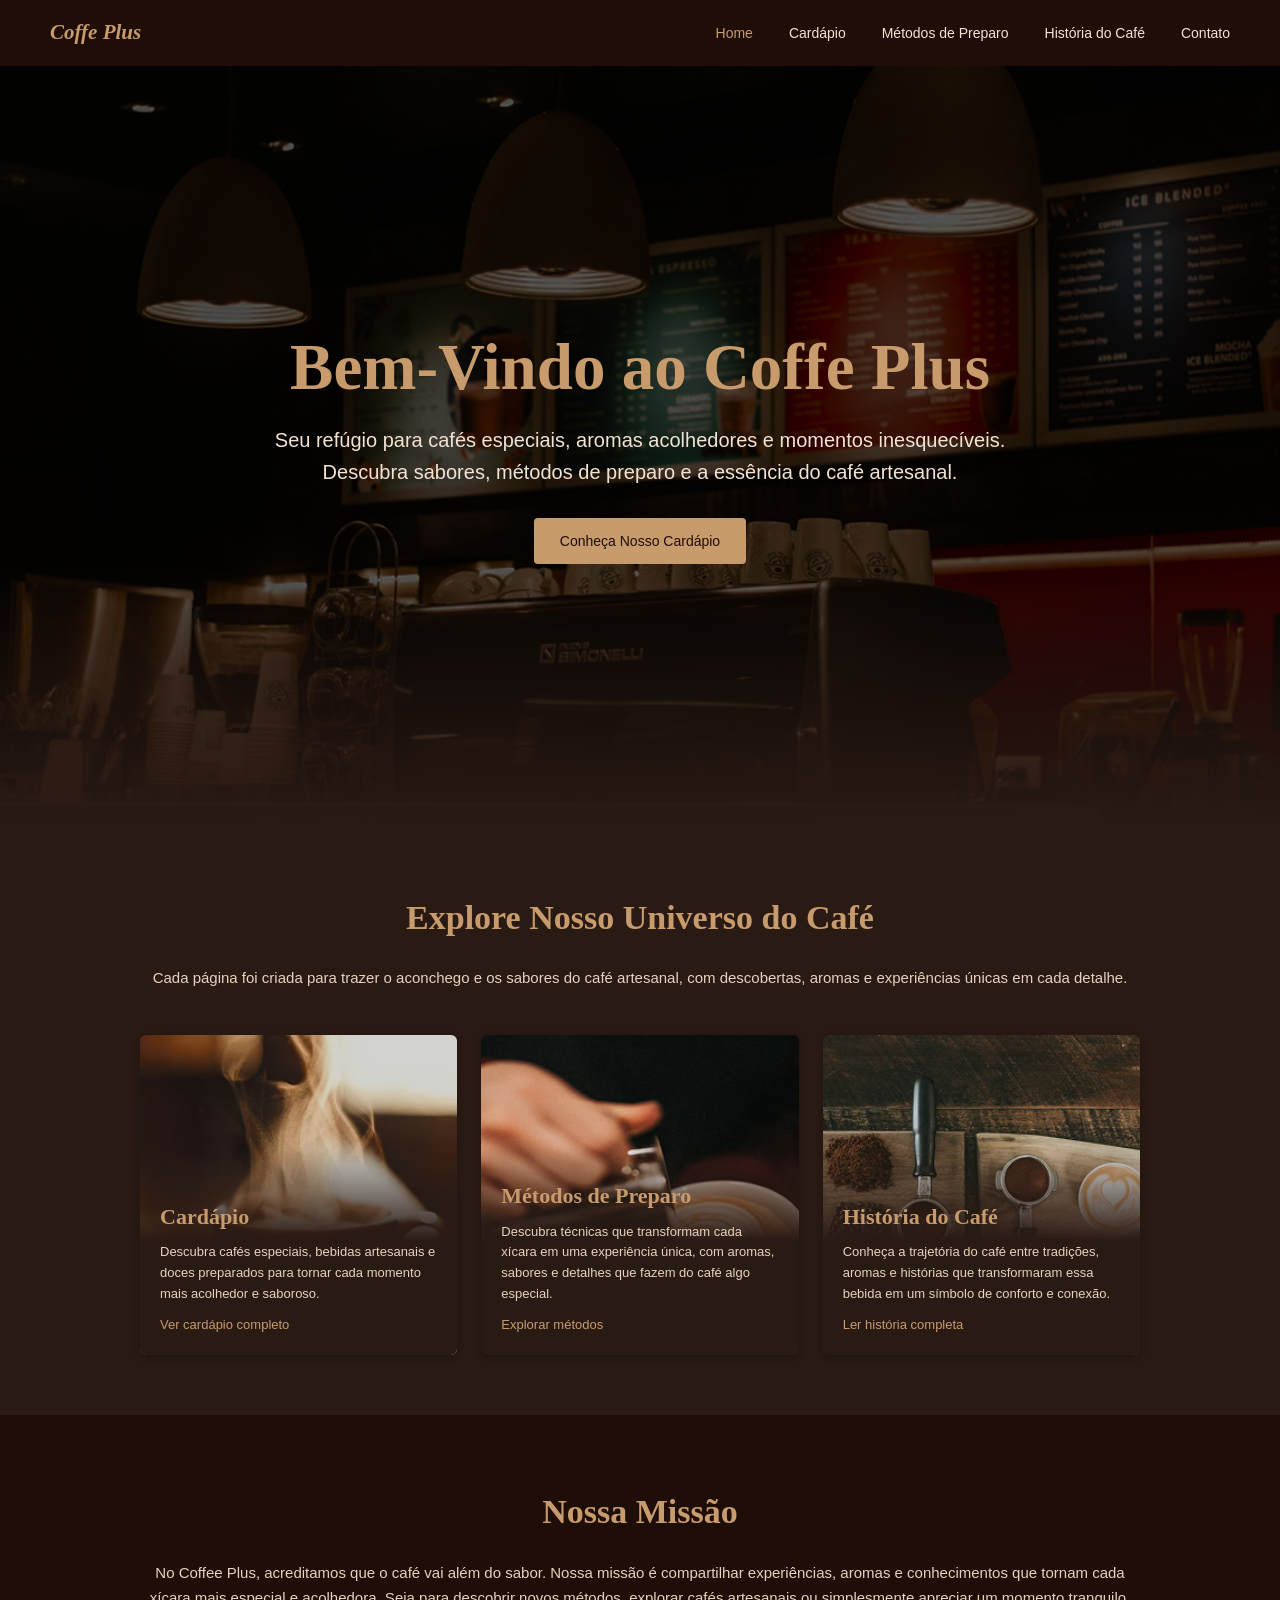
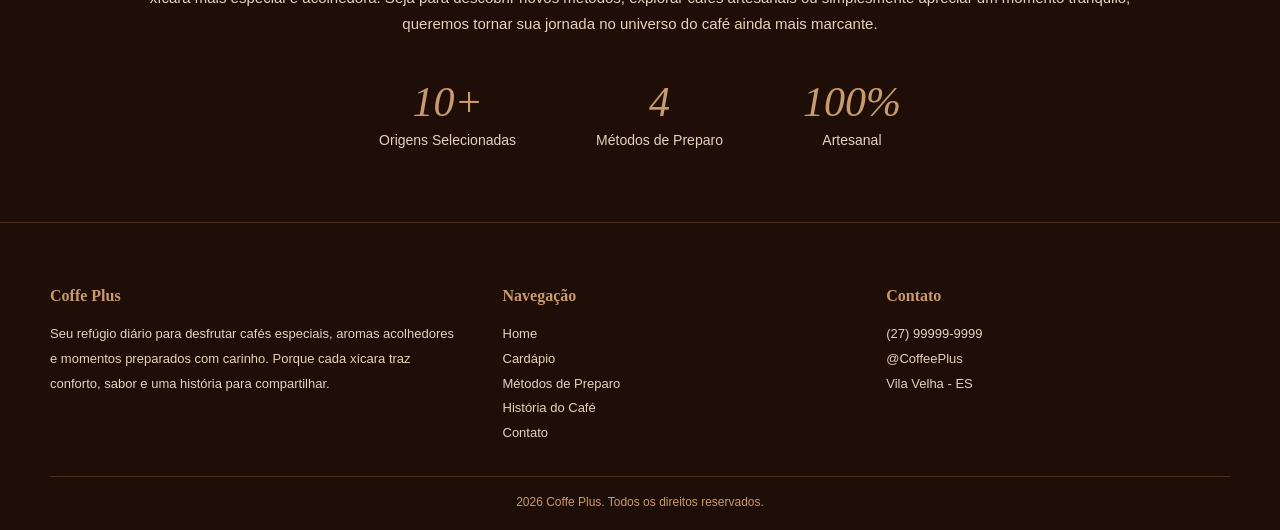
<file: index.html>
<!DOCTYPE html>
<html lang="pt-BR">
<head>
    <meta charset="UTF-8">
    <meta name="viewport" content="width=device-width, initial-scale=1.0">
    <title>Coffe Plus</title>
    <link rel="stylesheet" href="css/style.css">
</head>

<body>

    <header class="header">
        <div class="logo">
            <h2>Coffe Plus</h2>
        </div>
        <nav class="nav">
            <ul>
                <li><a href="index.html" class="active">Home</a></li>
                <li><a href="cardapio.html">Cardápio</a></li>
                <li><a href="preparo.html">Métodos de Preparo</a></li>
                <li><a href="historia.html">História do Café</a></li>
                <li><a href="contato.html">Contato</a></li>
            </ul>
        </nav>
    </header>

    <section class="banner">
        <img src="img/home/imagem_topo_home.png" alt="Banner Coffe Plus">
        <div class="banner-content">
            <h1>Bem-Vindo ao Coffe Plus</h1>
            <p>
                Seu refúgio para cafés especiais, aromas acolhedores e momentos inesquecíveis. Descubra sabores, métodos de preparo e a essência do café artesanal.
            </p>
            <a href="cardapio.html" class="btn">
                Conheça Nosso Cardápio
            </a>
        </div>
    </section>

    <section class="section">
        <h2 class="section-title">
            Explore Nosso Universo do Café
        </h2>
        <p class="section-text">
            Cada página foi criada para trazer o aconchego e os sabores do café artesanal, com descobertas, aromas e experiências únicas em cada detalhe.
        </p>
        <div class="cards-grid">
            <div class="card">
                <img src="img/home/imagem_cardapio_home.png" alt="Cardápio">
                <div class="card-body">
                    <h3>Cardápio</h3>
                    <p>
                        Descubra cafés especiais, bebidas artesanais e doces preparados para tornar cada momento mais acolhedor e saboroso.
                    </p>
                    <a href="cardapio.html">
                        Ver cardápio completo
                    </a>
                </div>
            </div>
            <div class="card">
                <img src="img/home/imagem_preparo_home.png" alt="Métodos de preparo">
                <div class="card-body">
                    <h3>Métodos de Preparo</h3>
                    <p>
                        Descubra técnicas que transformam cada xícara em uma experiência única, com aromas, sabores e detalhes que fazem do café algo especial.
                    </p>
                    <a href="preparo.html">
                        Explorar métodos
                    </a>
                </div>
            </div>
            <div class="card">
                <img src="img/home/imagem_historia_home.png" alt="História do café">
                <div class="card-body">
                    <h3>História do Café</h3>
                    <p>
                        Conheça a trajetória do café entre tradições, aromas e histórias que transformaram essa bebida em um símbolo de conforto e conexão.
                    </p>
                    <a href="historia.html">
                        Ler história completa
                    </a>
                </div>
            </div>
        </div>
    </section>

    <section class="missao">
        <div class="missao-conteudo">
            <h2 class="section-title">Nossa Missão</h2>
            <p class="missao-text">
                No Coffee Plus, acreditamos que o café vai além do sabor. Nossa missão é compartilhar experiências, aromas e conhecimentos que tornam cada xícara mais especial e acolhedora. Seja para descobrir novos métodos, explorar cafés artesanais ou simplesmente apreciar um momento tranquilo, queremos tornar sua jornada no universo do café ainda mais marcante.
            </p>
            
            <div class="stats">
                <div>
                    <div class="stat-num">10+</div>
                    <div class="stat-label">Origens Selecionadas</div>
                </div>
                <div>
                    <div class="stat-num">4</div>
                    <div class="stat-label">Métodos de Preparo</div>
                </div>
                <div>
                    <div class="stat-num">100%</div>
                    <div class="stat-label">Artesanal</div>
                </div>
            </div>
        </div>
    </section>

    <footer class="footer">
        <div class="footer-grid">
            <div>
                <h3>Coffe Plus</h3>
                <p>
                    Seu refúgio diário para desfrutar cafés especiais, aromas acolhedores e momentos preparados com carinho. Porque cada xícara traz conforto, sabor e uma história para compartilhar.
                </p>
            </div>
            <div>
                <h3>Navegação</h3>
                <ul>
                    <li><a href="index.html">Home</a></li>
                    <li><a href="cardapio.html">Cardápio</a></li>
                    <li><a href="preparo.html">Métodos de Preparo</a></li>
                    <li><a href="historia.html">História do Café</a></li>
                    <li><a href="contato.html">Contato</a></li>
                </ul>
            </div>
            <div>
                <h3>Contato</h3>
                <p>(27) 99999-9999</p>
                <p>@CoffeePlus</p>
                <p>Vila Velha - ES</p>
            </div>
        </div>
        <div class="footer-bottom">
            2026 Coffe Plus. Todos os direitos reservados.
        </div>
    </footer>

</body>
</html>
</file>
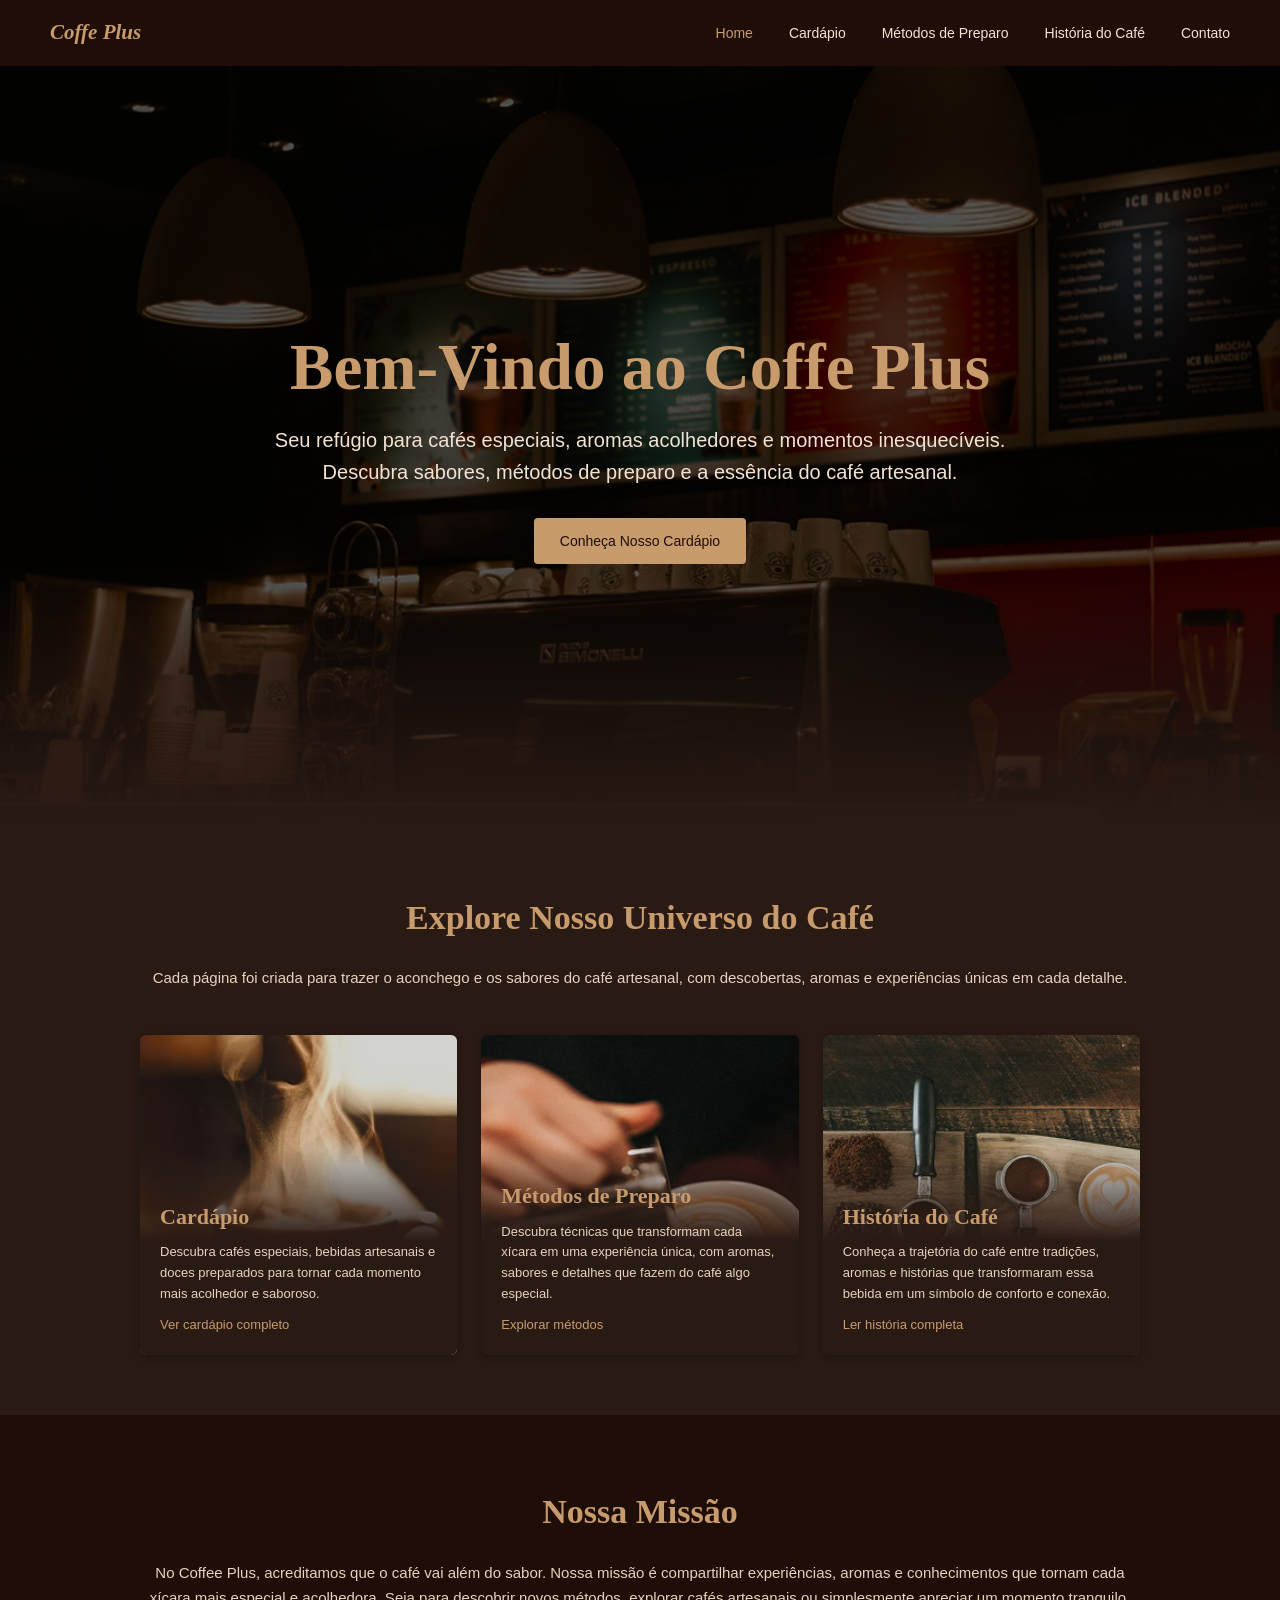
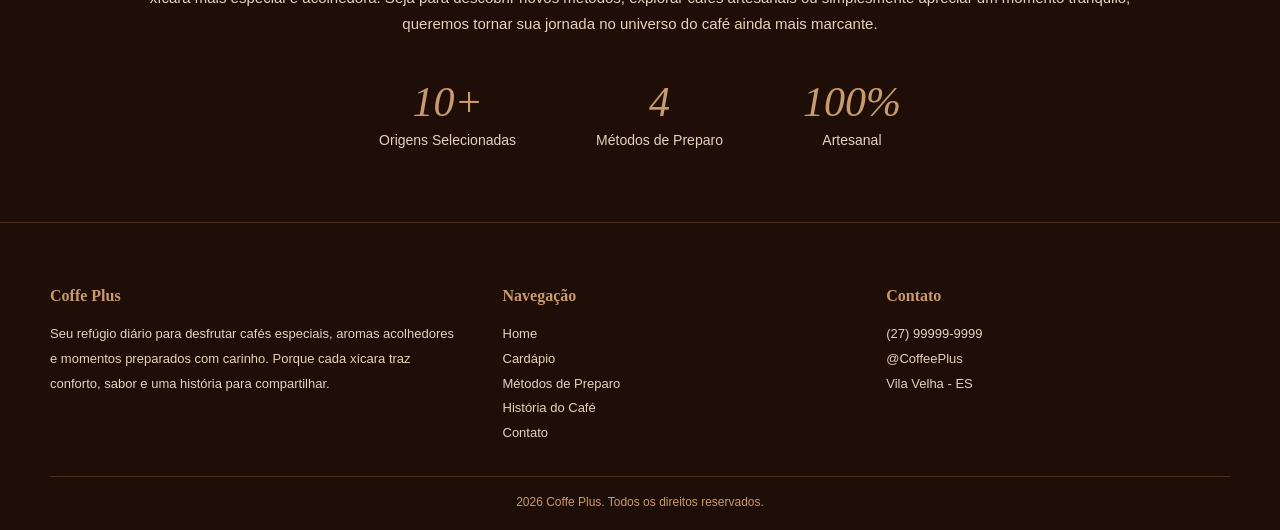
<file: CoffeePlus/index.html>
<!DOCTYPE html>
<html lang="pt-BR">
<head>
    <meta charset="UTF-8">
    <meta name="viewport" content="width=device-width, initial-scale=1.0">
    <title>Coffe Plus</title>
    <link rel="stylesheet" href="css/style.css">
</head>

<body>

    <header class="header">
        <div class="logo">
            <h2>Coffe Plus</h2>
        </div>
        <nav class="nav">
            <ul>
                <li><a href="index.html" class="active">Home</a></li>
                <li><a href="cardapio.html">Cardápio</a></li>
                <li><a href="preparo.html">Métodos de Preparo</a></li>
                <li><a href="historia.html">História do Café</a></li>
                <li><a href="contato.html">Contato</a></li>
            </ul>
        </nav>
    </header>

    <section class="banner">
        <img src="img/home/imagem_topo_home.png" alt="Banner Coffe Plus">
        <div class="banner-content">
            <h1>Bem-Vindo ao Coffe Plus</h1>
            <p>
                Seu refúgio para cafés especiais, aromas acolhedores e momentos inesquecíveis. Descubra sabores, métodos de preparo e a essência do café artesanal.
            </p>
            <a href="cardapio.html" class="btn">
                Conheça Nosso Cardápio
            </a>
        </div>
    </section>

    <section class="section">
        <h2 class="section-title">
            Explore Nosso Universo do Café
        </h2>
        <p class="section-text">
            Cada página foi criada para trazer o aconchego e os sabores do café artesanal, com descobertas, aromas e experiências únicas em cada detalhe.
        </p>
        <div class="cards-grid">
            <div class="card">
                <img src="img/home/imagem_cardapio_home.png" alt="Cardápio">
                <div class="card-body">
                    <h3>Cardápio</h3>
                    <p>
                        Descubra cafés especiais, bebidas artesanais e doces preparados para tornar cada momento mais acolhedor e saboroso.
                    </p>
                    <a href="cardapio.html">
                        Ver cardápio completo
                    </a>
                </div>
            </div>
            <div class="card">
                <img src="img/home/imagem_preparo_home.png" alt="Métodos de preparo">
                <div class="card-body">
                    <h3>Métodos de Preparo</h3>
                    <p>
                        Descubra técnicas que transformam cada xícara em uma experiência única, com aromas, sabores e detalhes que fazem do café algo especial.
                    </p>
                    <a href="preparo.html">
                        Explorar métodos
                    </a>
                </div>
            </div>
            <div class="card">
                <img src="img/home/imagem_historia_home.png" alt="História do café">
                <div class="card-body">
                    <h3>História do Café</h3>
                    <p>
                        Conheça a trajetória do café entre tradições, aromas e histórias que transformaram essa bebida em um símbolo de conforto e conexão.
                    </p>
                    <a href="historia.html">
                        Ler história completa
                    </a>
                </div>
            </div>
        </div>
    </section>

    <section class="missao">
        <div class="missao-conteudo">
            <h2 class="section-title">Nossa Missão</h2>
            <p class="missao-text">
                No Coffee Plus, acreditamos que o café vai além do sabor. Nossa missão é compartilhar experiências, aromas e conhecimentos que tornam cada xícara mais especial e acolhedora. Seja para descobrir novos métodos, explorar cafés artesanais ou simplesmente apreciar um momento tranquilo, queremos tornar sua jornada no universo do café ainda mais marcante.
            </p>
            
            <div class="stats">
                <div>
                    <div class="stat-num">10+</div>
                    <div class="stat-label">Origens Selecionadas</div>
                </div>
                <div>
                    <div class="stat-num">4</div>
                    <div class="stat-label">Métodos de Preparo</div>
                </div>
                <div>
                    <div class="stat-num">100%</div>
                    <div class="stat-label">Artesanal</div>
                </div>
            </div>
        </div>
    </section>

    <footer class="footer">
        <div class="footer-grid">
            <div>
                <h3>Coffe Plus</h3>
                <p>
                    Seu refúgio diário para desfrutar cafés especiais, aromas acolhedores e momentos preparados com carinho. Porque cada xícara traz conforto, sabor e uma história para compartilhar.
                </p>
            </div>
            <div>
                <h3>Navegação</h3>
                <ul>
                    <li><a href="index.html">Home</a></li>
                    <li><a href="cardapio.html">Cardápio</a></li>
                    <li><a href="preparo.html">Métodos de Preparo</a></li>
                    <li><a href="historia.html">História do Café</a></li>
                    <li><a href="contato.html">Contato</a></li>
                </ul>
            </div>
            <div>
                <h3>Contato</h3>
                <p>(27) 99999-9999</p>
                <p>@CoffeePlus</p>
                <p>Vila Velha - ES</p>
            </div>
        </div>
        <div class="footer-bottom">
            2026 Coffe Plus. Todos os direitos reservados.
        </div>
    </footer>

</body>
</html>
</file>
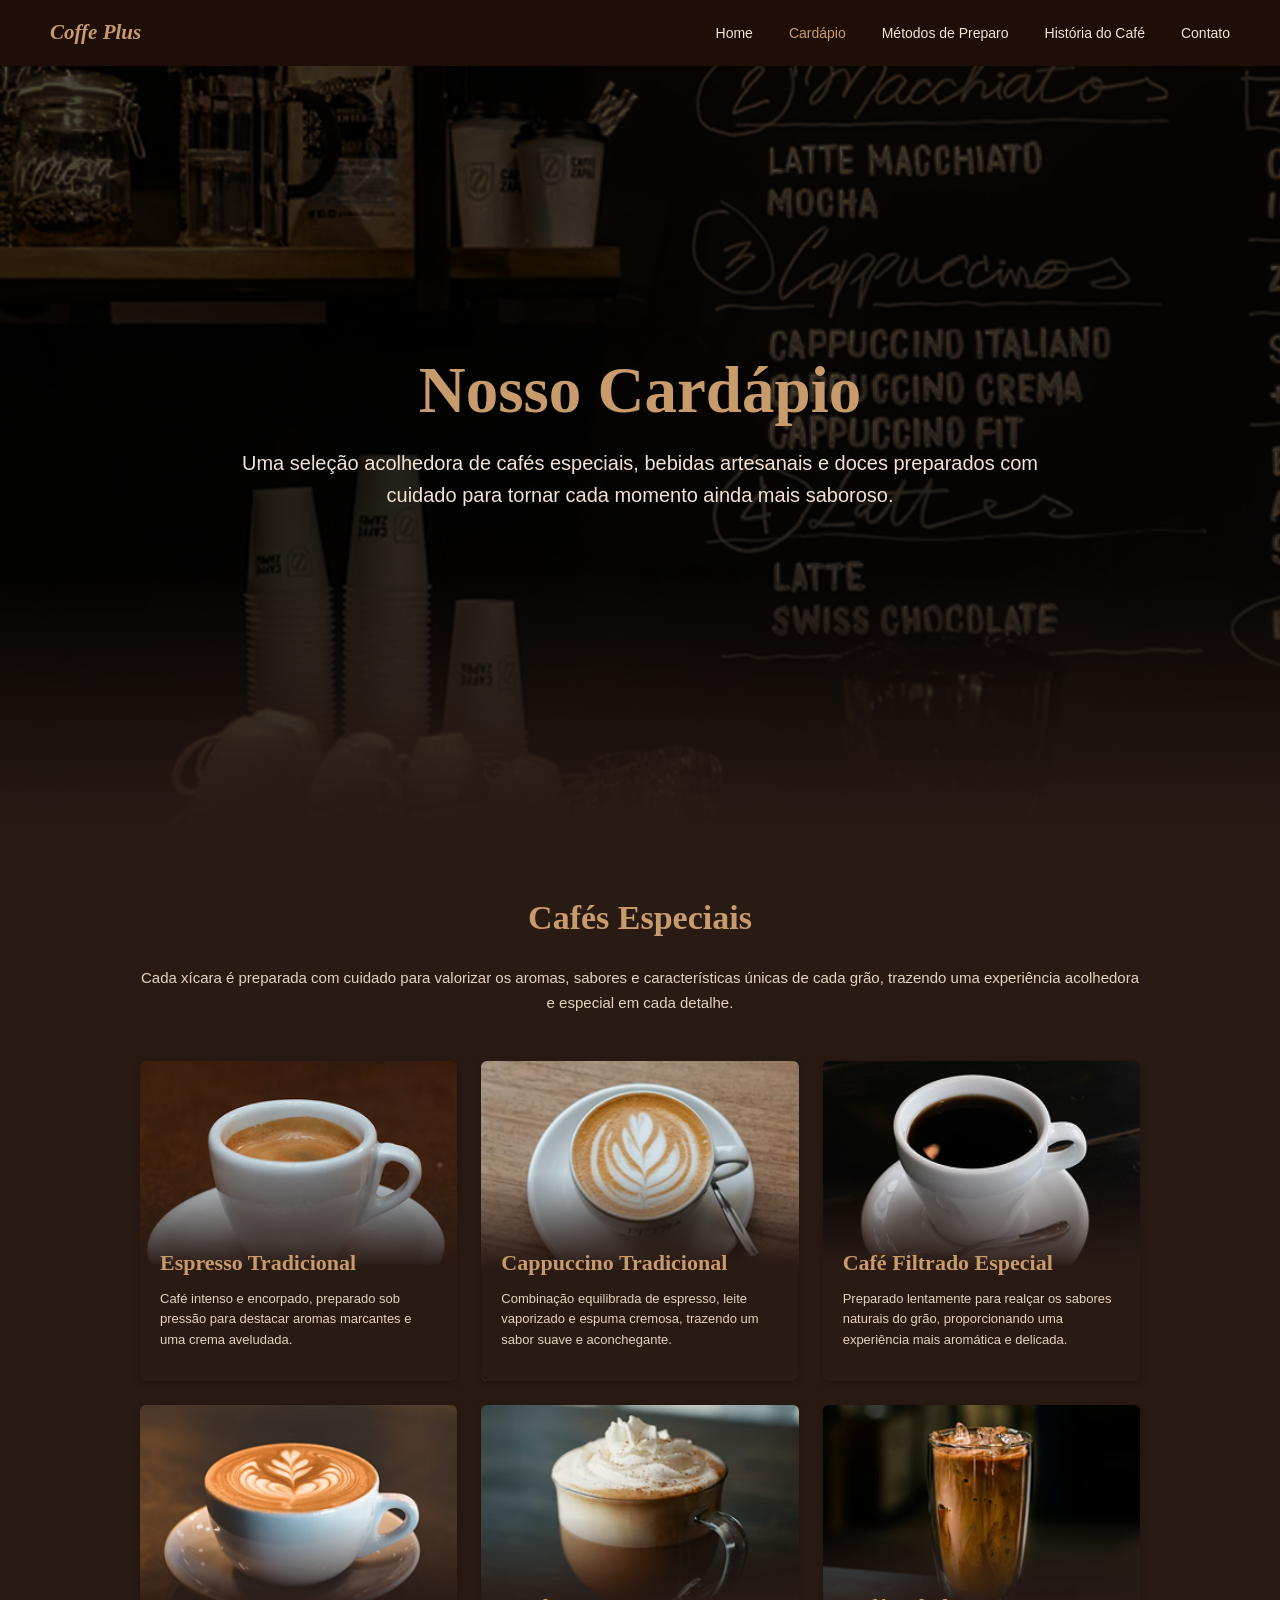
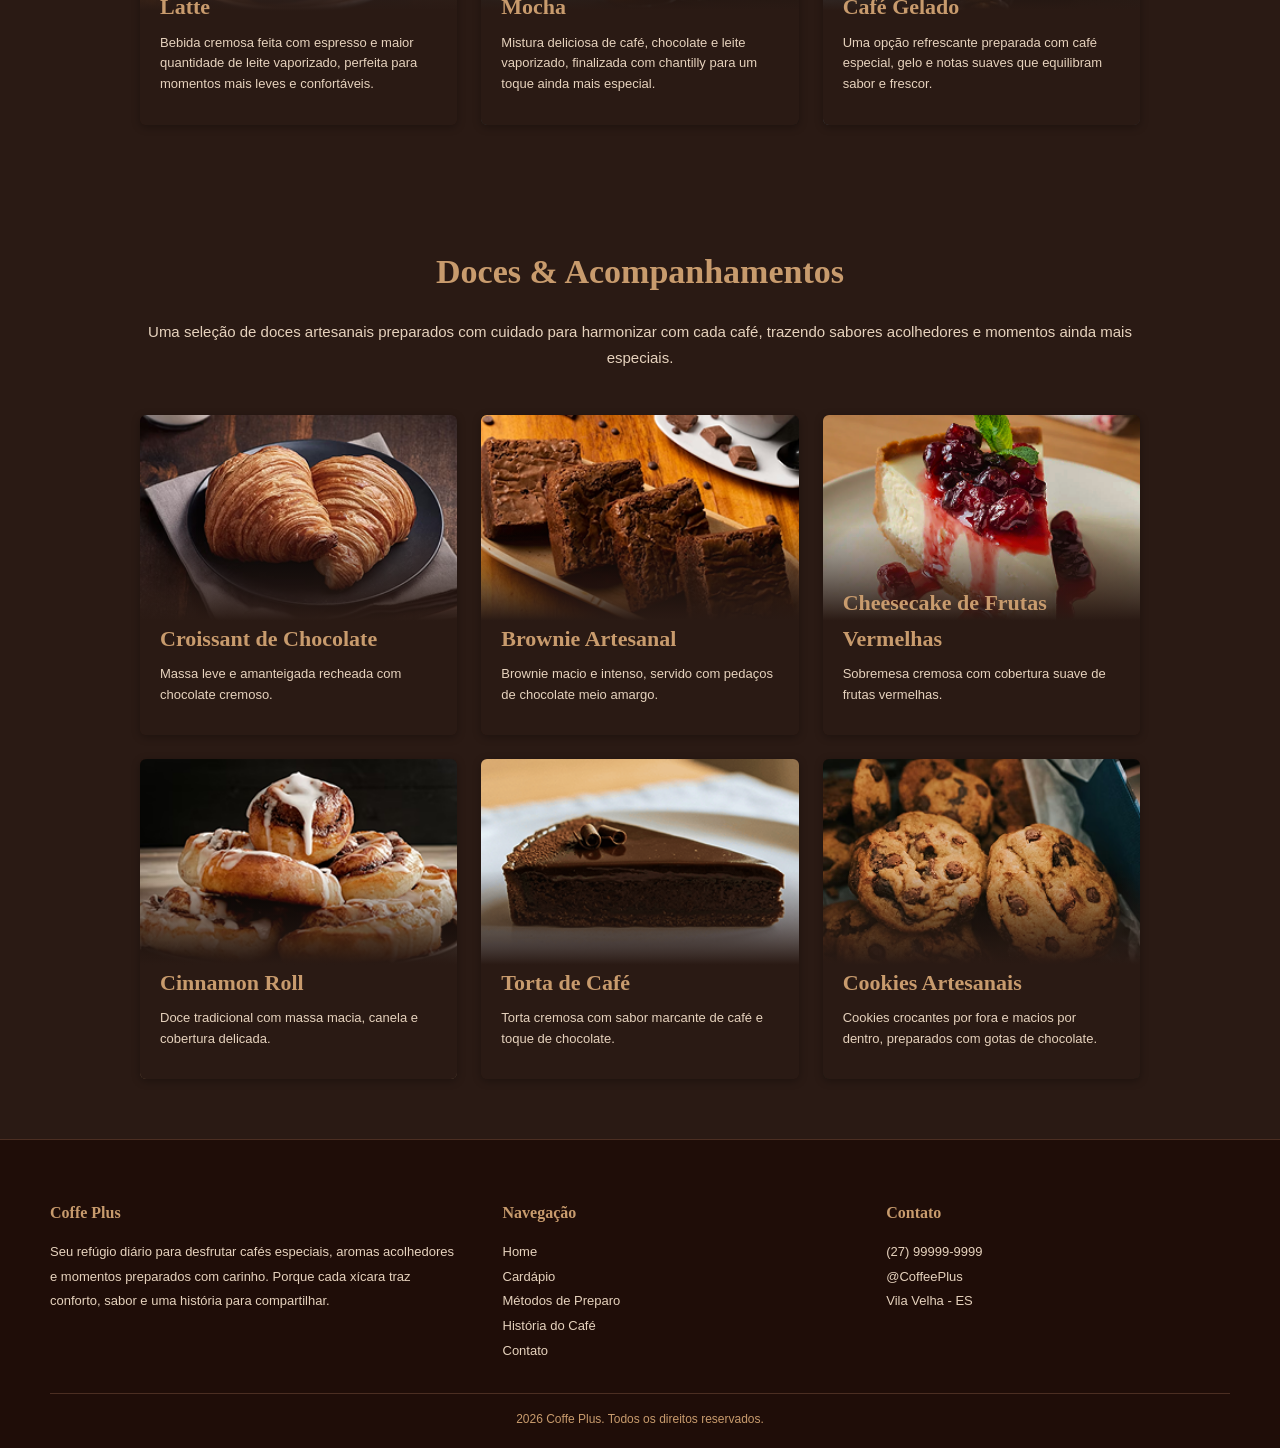
<file: cardapio.html>
<!DOCTYPE html>
<html lang="pt-BR">
<head>
    <meta charset="UTF-8">
    <meta name="viewport" content="width=device-width, initial-scale=1.0">
    <title>Cardápio | Coffe Plus</title>
    <link rel="stylesheet" href="css/style.css">
</head>

<body>

    <header class="header">
        <div class="logo">
            <h2>Coffe Plus</h2>
        </div>

        <nav class="nav">
            <ul>
                <li><a href="index.html">Home</a></li>
                <li><a href="cardapio.html" class="active">Cardápio</a></li>
                <li><a href="preparo.html">Métodos de Preparo</a></li>
                <li><a href="historia.html">História do Café</a></li>
                <li><a href="contato.html">Contato</a></li>
            </ul>
        </nav>
    </header>

    <section class="banner">
        <img src="img/cardapio/cardapio_banner.png" alt="Banner Cardápio">

        <div class="banner-content">
            <h1>Nosso Cardápio</h1>
            <p>
                Uma seleção acolhedora de cafés especiais, bebidas artesanais e doces preparados com cuidado para tornar cada momento ainda mais saboroso.
            </p>
        </div>
    </section>

    <section class="section">
        <h2 class="section-title">
            Cafés Especiais
        </h2>
        <p class="section-text">
            Cada xícara é preparada com cuidado para valorizar os aromas, sabores e características únicas de cada grão, trazendo uma experiência acolhedora e especial em cada detalhe.
        </p>

        <div class="cards-grid">
            <div class="card">
                <img src="img/cardapio/imagem_espresso.png" alt="Espresso Tradicional">

                <div class="card-body">
                    <h3>Espresso Tradicional</h3>
                    <p>
                        Café intenso e encorpado, preparado sob pressão para destacar aromas marcantes e uma crema aveludada.
                    </p>
                </div>
            </div>

            <div class="card">
                <img src="img/cardapio/imagem_cappuccino.png" alt="Cappuccino">

                <div class="card-body">
                    <h3>Cappuccino Tradicional</h3>
                    <p>
                        Combinação equilibrada de espresso, leite vaporizado e espuma cremosa, trazendo um sabor suave e aconchegante.
                    </p>
                </div>
            </div>

            <div class="card">
                <img src="img/cardapio/imagem_cafe.png" alt="Café Filtrado">

                <div class="card-body">
                    <h3>Café Filtrado Especial</h3>
                    <p>
                        Preparado lentamente para realçar os sabores naturais do grão, proporcionando uma experiência mais aromática e delicada.
                    </p>
                </div>
            </div>

            <div class="card">
                <img src="img/cardapio/imagem_latte.png" alt="Latte">

                <div class="card-body">
                    <h3>Latte</h3>
                    <p>
                        Bebida cremosa feita com espresso e maior quantidade de leite vaporizado, perfeita para momentos mais leves e confortáveis.
                    </p>
                </div>
            </div>

            <div class="card">
                <img src="img/cardapio/imagem_mocha.png" alt="Mocha">

                <div class="card-body">
                    <h3>Mocha</h3>
                    <p>
                        Mistura deliciosa de café, chocolate e leite vaporizado, finalizada com chantilly para um toque ainda mais especial.
                    </p>
                </div>
            </div>

            <div class="card">
                <img src="img/cardapio/imagem_gelado.png" alt="Café Gelado">

                <div class="card-body">
                    <h3>Café Gelado</h3>
                    <p>
                        Uma opção refrescante preparada com café especial, gelo e notas suaves que equilibram sabor e frescor.
                    </p>
                </div>
            </div>
        </div>
    </section>

    <section class="section">
        <h2 class="section-title">
            Doces & Acompanhamentos
        </h2>
        <p class="section-text">
            Uma seleção de doces artesanais preparados com cuidado para harmonizar com cada café, trazendo sabores acolhedores e momentos ainda mais especiais.
        </p>

        <div class="cards-grid">
            <div class="card">
                <img src="img/cardapio/imagem_croissant.png" alt="Croissant">

                <div class="card-body">
                    <h3>Croissant de Chocolate</h3>
                    <p>
                        Massa leve e amanteigada recheada com chocolate cremoso.
                    </p>
                </div>
            </div>

            <div class="card">
                <img src="img/cardapio/imagem_brownie.png" alt="Brownie Artesanal">

                <div class="card-body">
                    <h3>Brownie Artesanal</h3>
                    <p>
                        Brownie macio e intenso, servido com pedaços de chocolate meio amargo.
                    </p>
                </div>
            </div>

            <div class="card">
                <img src="img/cardapio/imagem_cheesecake.png" alt="Cheesecake">
                
                <div class="card-body">
                    <h3>Cheesecake de Frutas Vermelhas</h3>
                    <p>
                        Sobremesa cremosa com cobertura suave de frutas vermelhas.
                    </p>
                </div>
            </div>

            <div class="card">
                <img src="img/cardapio/imagem_cinnamon.png" alt="Cinnamon Roll">
                
                <div class="card-body">
                    <h3>Cinnamon Roll</h3>
                    <p>
                        Doce tradicional com massa macia, canela e cobertura delicada.
                    </p>
                </div>
            </div>

            <div class="card">
                <img src="img/cardapio/imagem_torta.png" alt="Torta de Café">
                
                <div class="card-body">
                    <h3>Torta de Café</h3>
                    <p>
                        Torta cremosa com sabor marcante de café e toque de chocolate.
                    </p>
                </div>
            </div>

            <div class="card">
                <img src="img/cardapio/imagem_cookies.png" alt="Cookies Artesanais">
                
                <div class="card-body">
                    <h3>Cookies Artesanais</h3>
                    <p>
                        Cookies crocantes por fora e macios por dentro, preparados com gotas de chocolate.
                    </p>
                </div>
            </div>
        </div>
    </section>

    <footer class="footer">
        <div class="footer-grid">
            <div>
                <h3>Coffe Plus</h3>
                <p>
                    Seu refúgio diário para desfrutar cafés especiais, aromas acolhedores e momentos preparados com carinho. Porque cada xícara traz conforto, sabor e uma história para compartilhar.
                </p>
            </div>
            <div>
                <h3>Navegação</h3>
                <ul>
                    <li><a href="index.html">Home</a></li>
                    <li><a href="cardapio.html">Cardápio</a></li>
                    <li><a href="preparo.html">Métodos de Preparo</a></li>
                    <li><a href="historia.html">História do Café</a></li>
                    <li><a href="contato.html">Contato</a></li>
                </ul>
            </div>
            <div>
                <h3>Contato</h3>
                <p>(27) 99999-9999</p>
                <p>@CoffeePlus</p>
                <p>Vila Velha - ES</p>
            </div>
        </div>
        <div class="footer-bottom">
            2026 Coffe Plus. Todos os direitos reservados.
        </div>
    </footer>

</body>
</html>
</file>
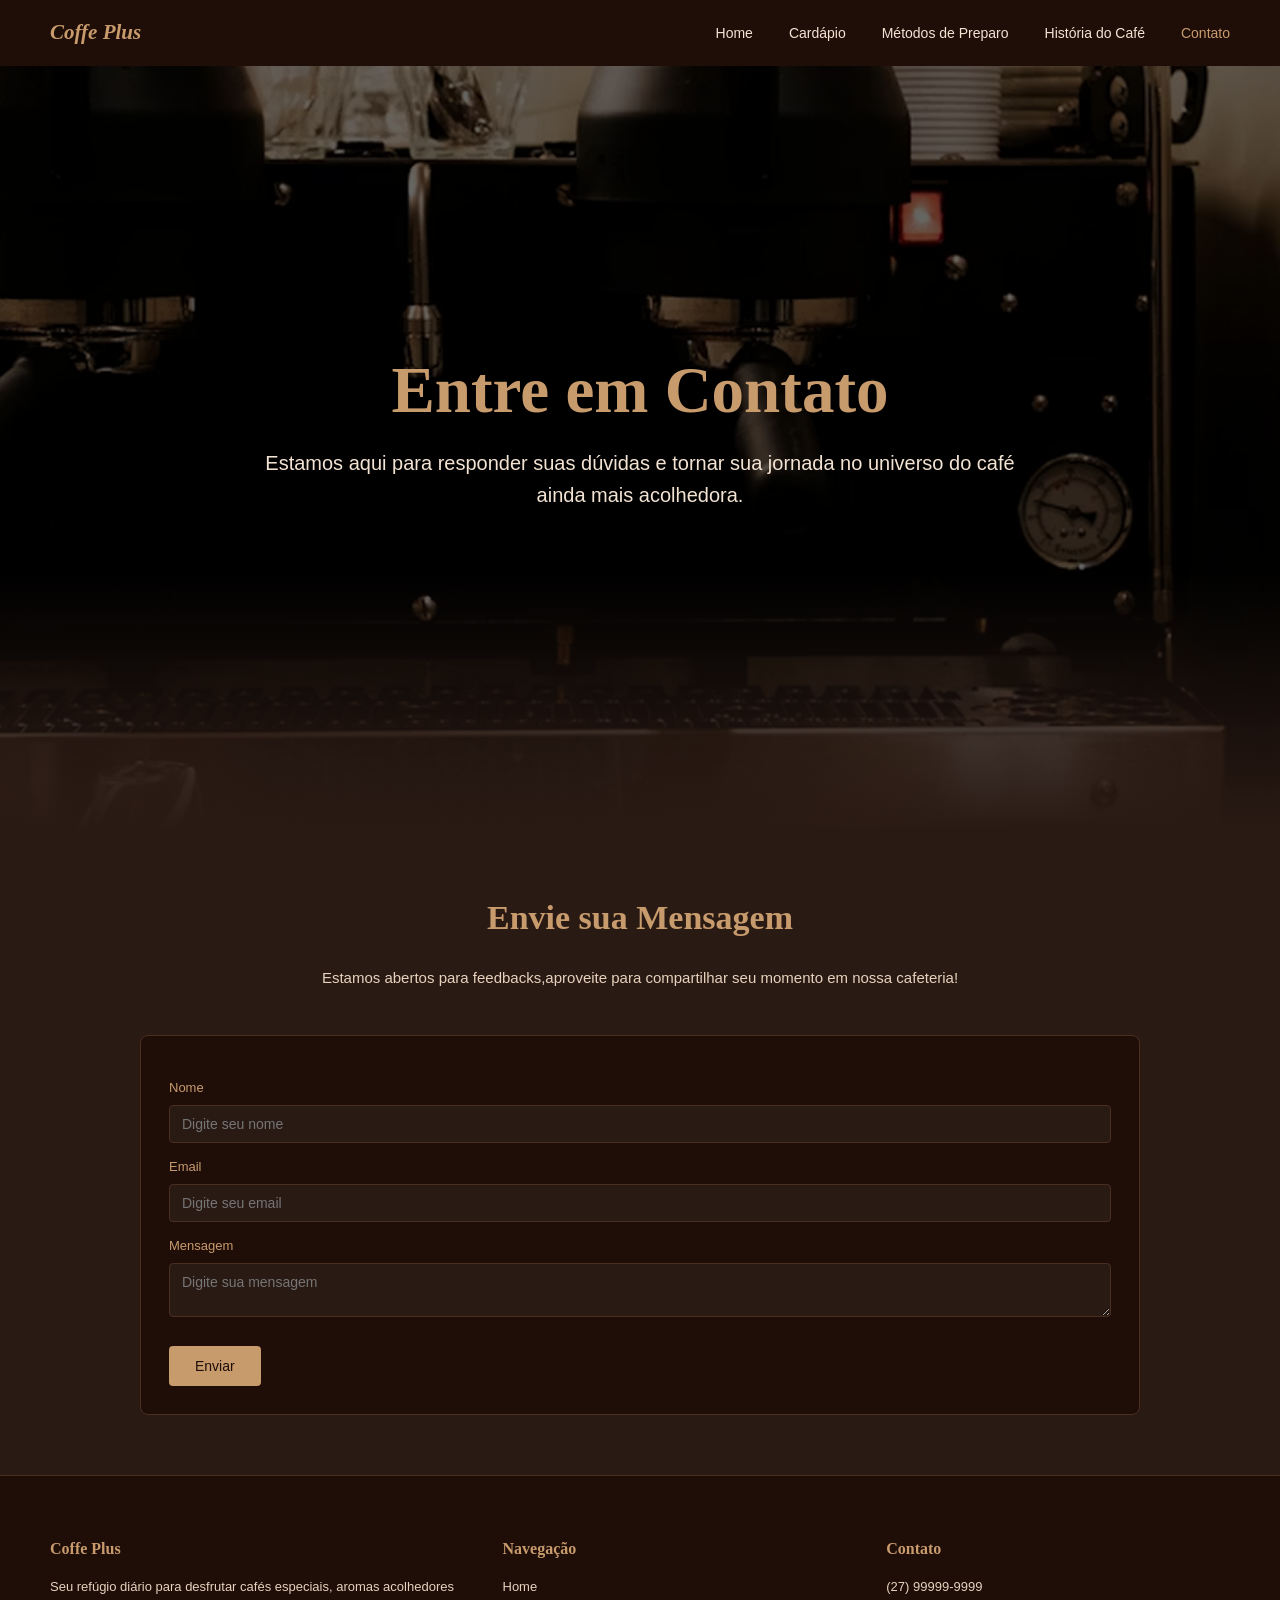
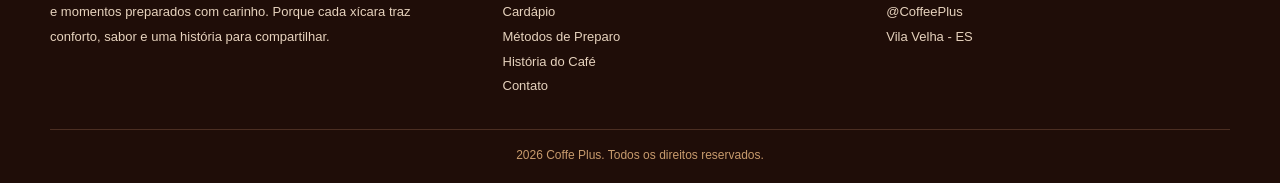
<file: contato.html>
<!DOCTYPE html>
<html lang="pt-BR">
<head>
    <meta charset="UTF-8">
    <meta name="viewport" content="width=device-width, initial-scale=1.0">
    <title>Contato | Coffe Plus</title>

    <link rel="stylesheet" href="css/style.css">
</head>

<body>

    <header class="header">
        <div class="logo">
            <h2>Coffe Plus</h2>
        </div>

        <nav class="nav">
            <ul>
                <li><a href="index.html">Home</a></li>
                <li><a href="cardapio.html">Cardápio</a></li>
                <li><a href="preparo.html">Métodos de Preparo</a></li>
                <li><a href="historia.html">História do Café</a></li>
                <li><a href="contato.html" class="active">Contato</a></li>
            </ul>
        </nav>
    </header>

    <section class="banner">
        <img src="img/contato/imagem_banner.png" alt="Contato Coffe Plus">

        <div class="banner-content">
            <h1>Entre em Contato</h1>
            <p>
                Estamos aqui para responder suas dúvidas e tornar sua jornada no universo do café ainda mais acolhedora.
            </p>
        </div>
    </section>

    <section class="section">
        <h2 class="section-title">
            Envie sua Mensagem
        </h2>
        <p class="section-text">
            Estamos abertos para feedbacks,aproveite para compartilhar seu momento em nossa cafeteria!
        </p>

        <form class="contato-form">
            <label>Nome</label>
            <input type="text" placeholder="Digite seu nome">

            <label>Email</label>
            <input type="email" placeholder="Digite seu email">

            <label>Mensagem</label>
            <textarea placeholder="Digite sua mensagem"></textarea>

            <button type="submit" class="btn">
                Enviar
            </button>

        </form>
    </section>

    <footer class="footer">
        <div class="footer-grid">
            <div>
                <h3>Coffe Plus</h3>
                <p>
                    Seu refúgio diário para desfrutar cafés especiais, aromas acolhedores e momentos preparados com carinho. Porque cada xícara traz conforto, sabor e uma história para compartilhar.
                </p>
            </div>
            <div>
                <h3>Navegação</h3>
                <ul>
                    <li><a href="index.html">Home</a></li>
                    <li><a href="cardapio.html">Cardápio</a></li>
                    <li><a href="preparo.html">Métodos de Preparo</a></li>
                    <li><a href="historia.html">História do Café</a></li>
                    <li><a href="contato.html">Contato</a></li>
                </ul>
            </div>
            <div>
                <h3>Contato</h3>
                <p>(27) 99999-9999</p>
                <p>@CoffeePlus</p>
                <p>Vila Velha - ES</p>
            </div>
        </div>
        <div class="footer-bottom">
            2026 Coffe Plus. Todos os direitos reservados.
        </div>
    </footer>

</body>
</html>
</file>
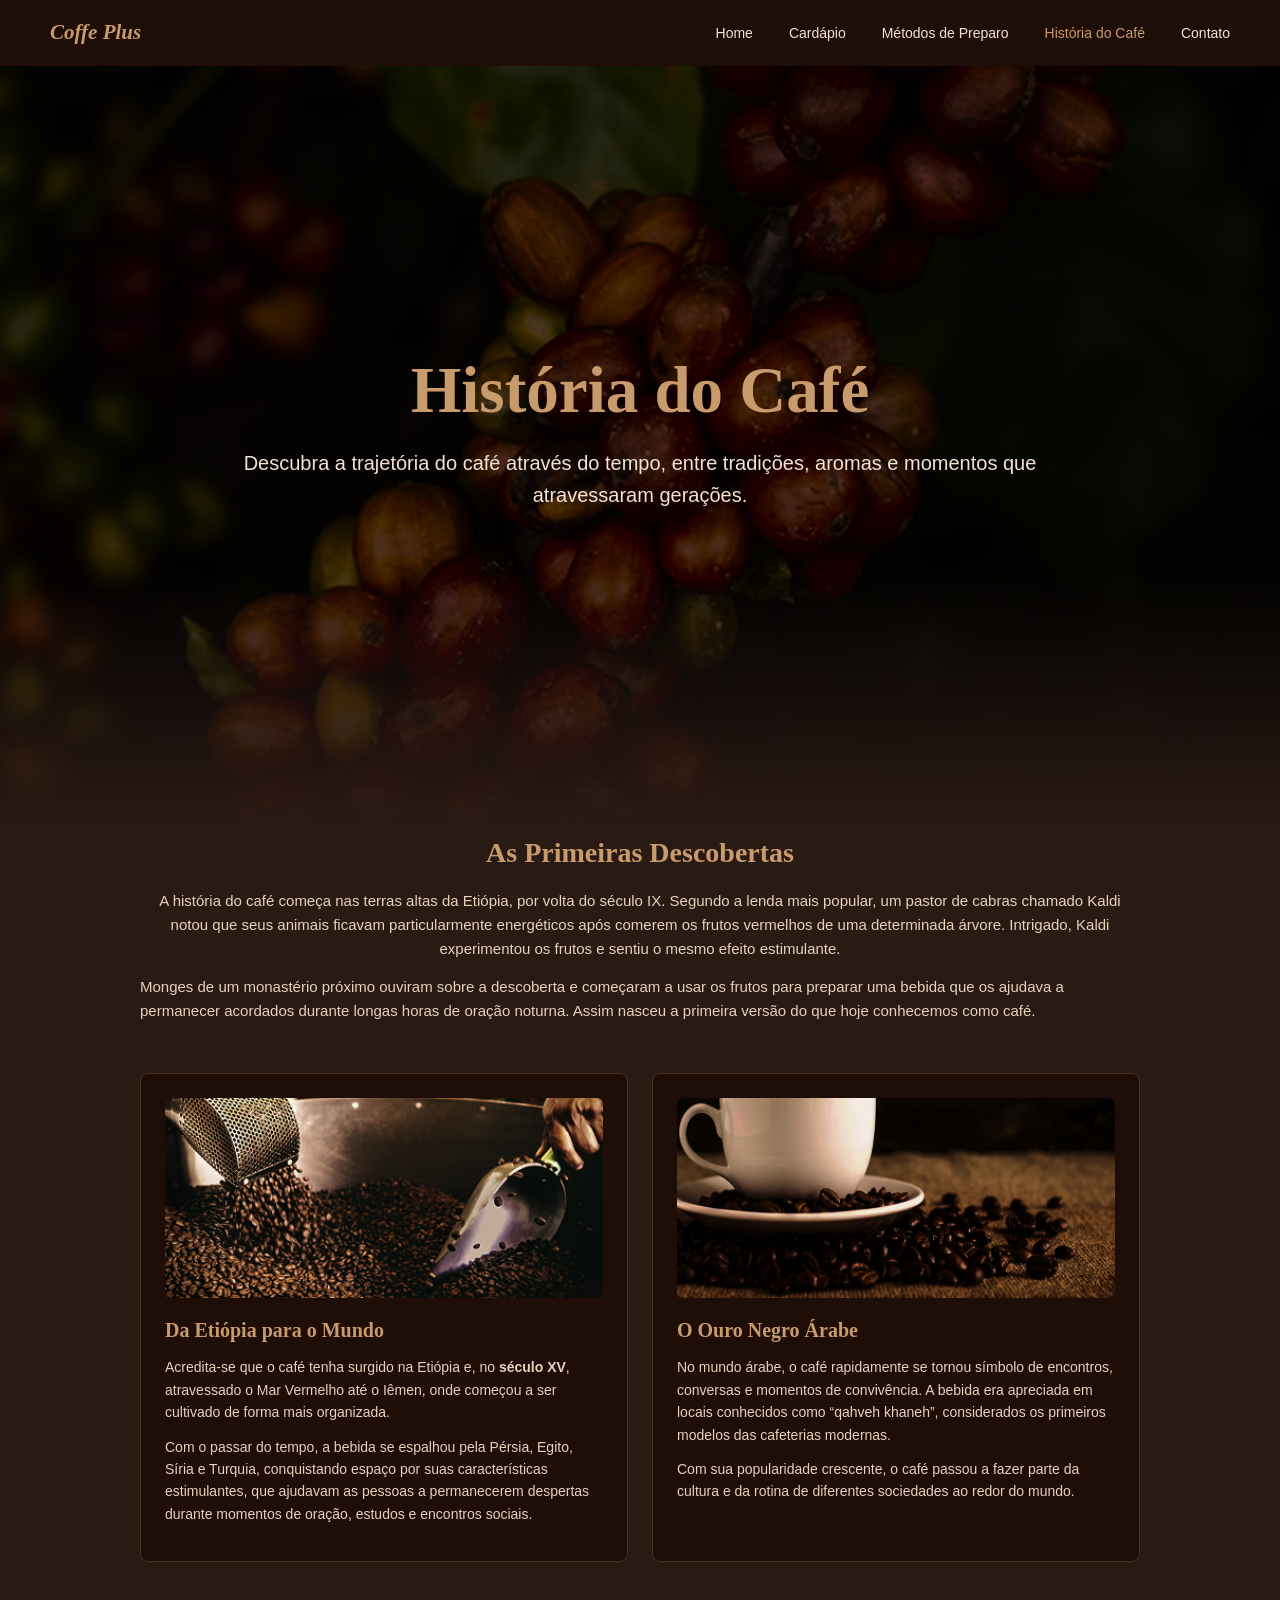
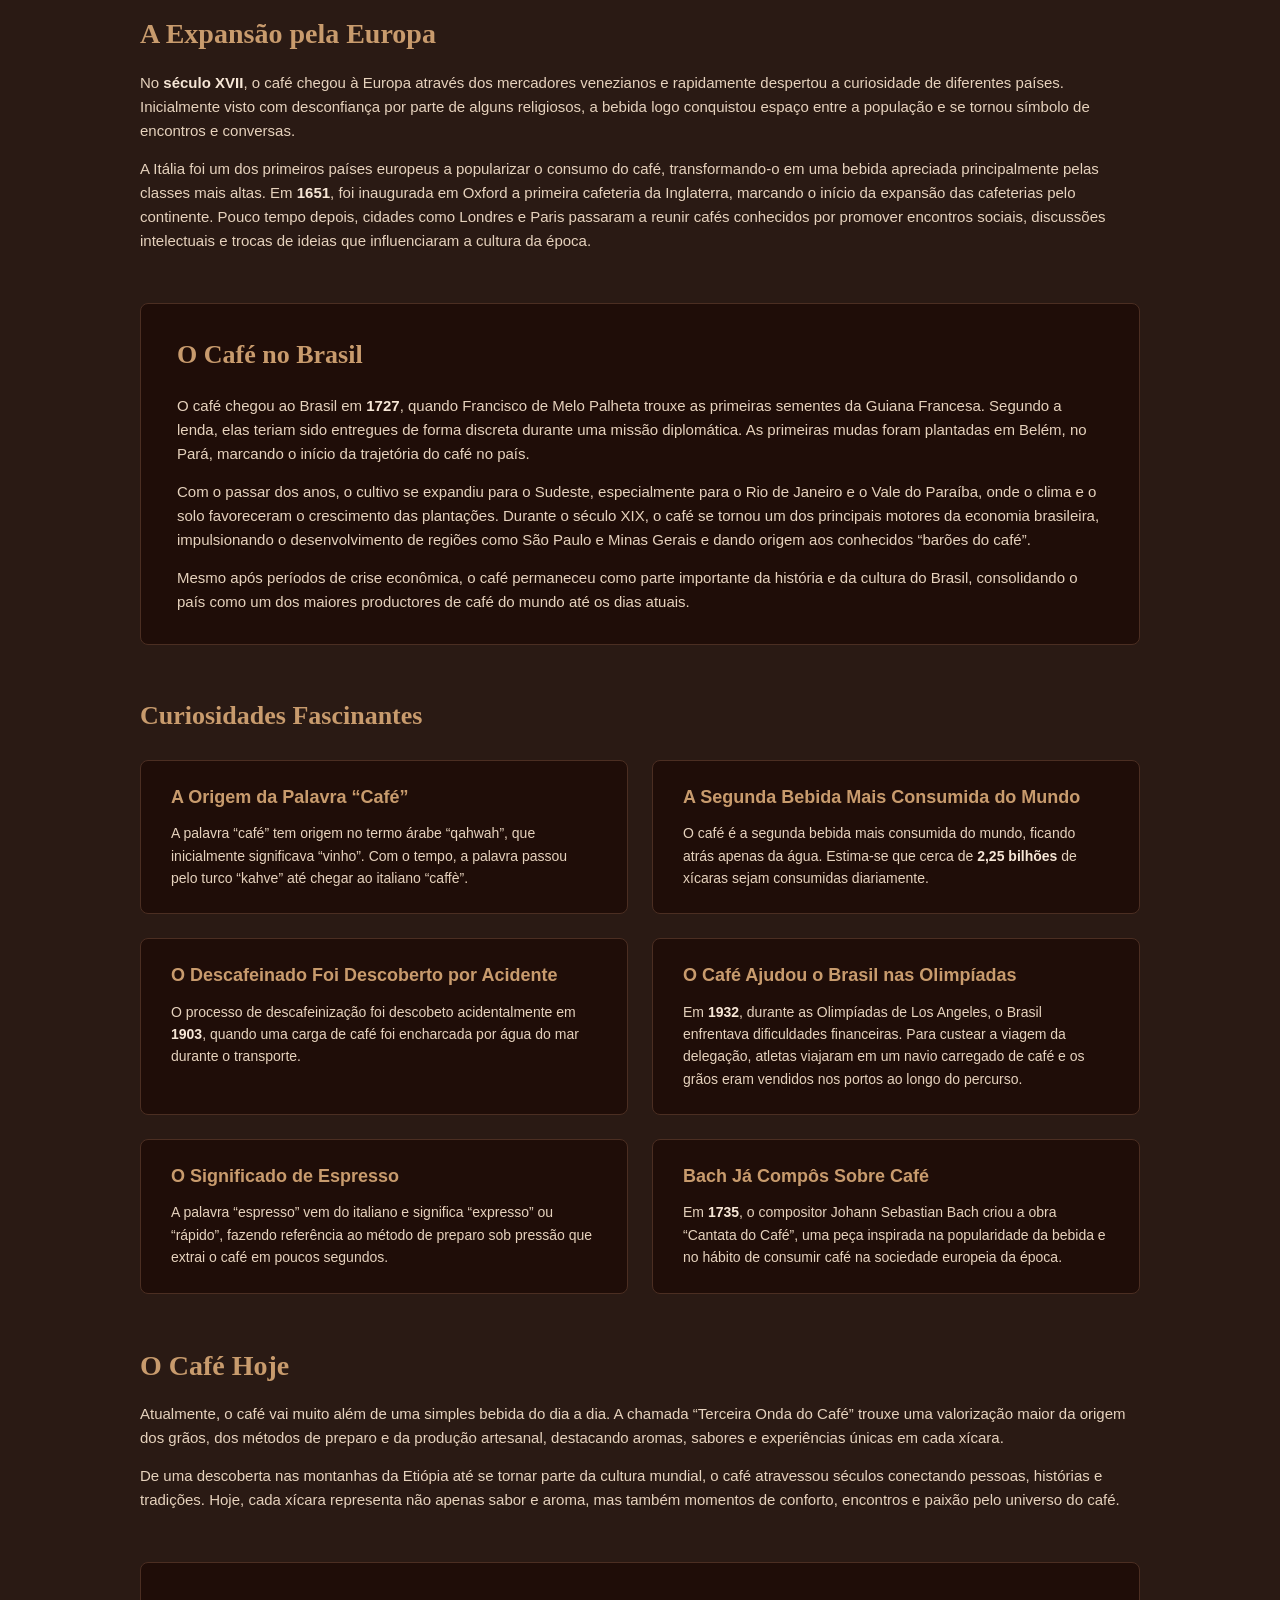
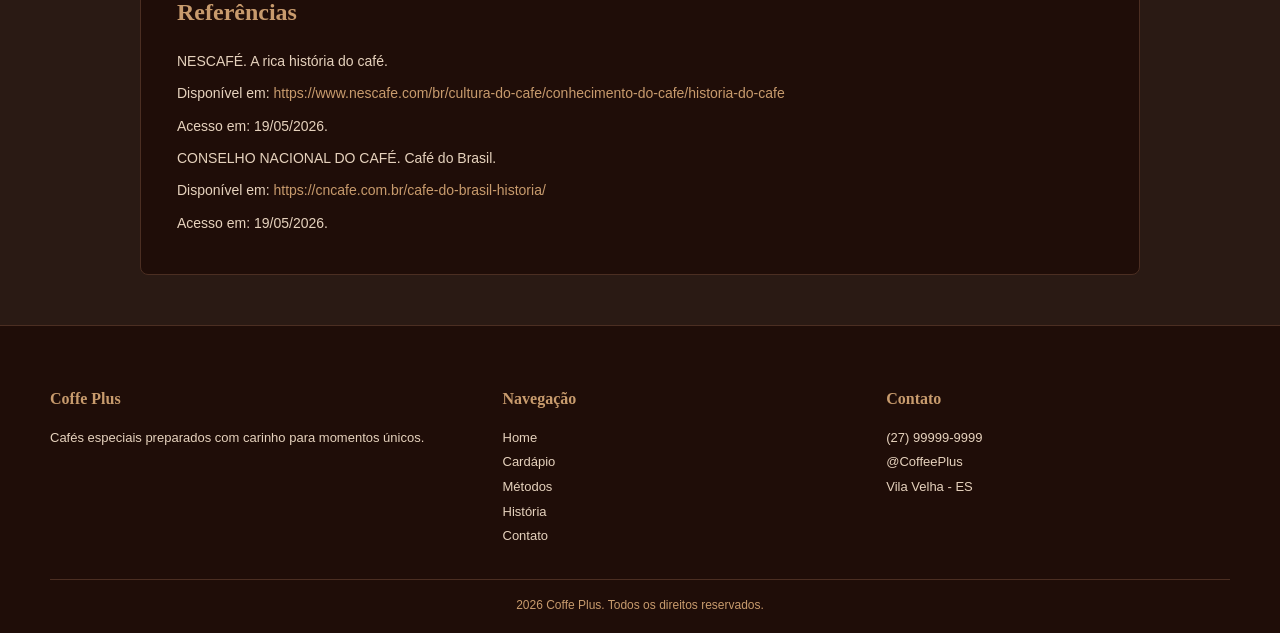
<file: historia.html>
<!DOCTYPE html>
<html lang="pt-BR">
<head>
    <meta charset="UTF-8">
    <meta name="viewport" content="width=device-width, initial-scale=1.0">
    <title>História do Café | Coffe Plus</title>

    <link rel="stylesheet" href="css/style.css">
</head>

<body>

    <header class="header">
        <div class="logo">
            <h2>Coffe Plus</h2>
        </div>

        <nav class="nav">
            <ul>
                <li><a href="index.html">Home</a></li>
                <li><a href="cardapio.html">Cardápio</a></li>
                <li><a href="preparo.html">Métodos de Preparo</a></li>
                <li><a href="historia.html" class="active">História do Café</a></li>
                <li><a href="contato.html">Contato</a></li>
            </ul>
        </nav>
    </header>

    <section class="banner">
        <img src="img/historia/imagem_banner.png" alt="História do café">

        <div class="banner-content">
            <h1>História do Café</h1>
            <p>
                Descubra a trajetória do café através do tempo, entre tradições, aromas e momentos que atravessaram gerações.
            </p>
        </div>
    </section>

    <section class="historia-bloco">
        <div class="historia-conteudo">
            <h2 class="section-title">As Primeiras Descobertas</h2>
            <p class="section-text">
                A história do café começa nas terras altas da Etiópia, por volta do século IX. Segundo a lenda mais popular, um pastor de cabras chamado Kaldi notou que seus animais ficavam particularmente energéticos após comerem os frutos vermelhos de uma determinada árvore. Intrigado, Kaldi experimentou os frutos e sentiu o mesmo efeito estimulante.
            </p>
            <p>
                Monges de um monastério próximo ouviram sobre a descoberta e começaram a usar os frutos para preparar uma bebida que os ajudava a permanecer acordados durante longas horas de oração noturna. Assim nasceu a primeira versão do que hoje conhecemos como café.
            </p>
        </div>
    </section>

    <section class="historia-secao-cards">
        <div class="cards-historia">
            
            <div class="card-historia">
                <img src="img/historia/imagem_etiopia.png" alt="Etiópia">
                <h3>Da Etiópia para o Mundo</h3>
                <p>
                    Acredita-se que o café tenha surgido na Etiópia e, no <strong>século XV</strong>, atravessado o Mar Vermelho até o Iêmen, onde começou a ser cultivado de forma mais organizada. 
                </p>
                <p>
                    Com o passar do tempo, a bebida se espalhou pela Pérsia, Egito, Síria e Turquia, conquistando espaço por suas características estimulantes, que ajudavam as pessoas a permanecerem despertas durante momentos de oração, estudos e encontros sociais.
                </p>
            </div>

            <div class="card-historia">
                <img src="img/historia/imagem_ouro.png" alt="Arábia">
                <h3>O Ouro Negro Árabe</h3>
                <p>
                    No mundo árabe, o café rapidamente se tornou símbolo de encontros, conversas e momentos de convivência. A bebida era apreciada em locais conhecidos como “qahveh khaneh”, considerados os primeiros modelos das cafeterias modernas.
                </p>
                <p>
                    Com sua popularidade crescente, o café passou a fazer parte da cultura e da rotina de diferentes sociedades ao redor do mundo.
                </p>
            </div>

        </div>
    </section>

    <section class="historia-bloco">
        <div class="historia-conteudo">
            <h3>A Expansão pela Europa</h3>
            <p>
                No <strong>século XVII</strong>, o café chegou à Europa através dos mercadores venezianos e rapidamente despertou a curiosidade de diferentes países. Inicialmente visto com desconfiança por parte de alguns religiosos, a bebida logo conquistou espaço entre a população e se tornou símbolo de encontros e conversas.
            </p>
            <p>
                A Itália foi um dos primeiros países europeus a popularizar o consumo do café, transformando-o em uma bebida apreciada principalmente pelas classes mais altas. Em <strong>1651</strong>, foi inaugurada em Oxford a primeira cafeteria da Inglaterra, marcando o início da expansão das cafeterias pelo continente. Pouco tempo depois, cidades como Londres e Paris passaram a reunir cafés conhecidos por promover encontros sociais, discussões intelectuais e trocas de ideias que influenciaram a cultura da época.
            </p>
        </div>
    </section>

    <section class="bloco-brasil">
        <div class="historia-conteudo">
            <h3>O Café no Brasil</h3>
            <p>
                O café chegou ao Brasil em <strong>1727</strong>, quando Francisco de Melo Palheta trouxe as primeiras sementes da Guiana Francesa. Segundo a lenda, elas teriam sido entregues de forma discreta durante uma missão diplomática. As primeiras mudas foram plantadas em Belém, no Pará, marcando o início da trajetória do café no país.
            </p>
            <p>
                Com o passar dos anos, o cultivo se expandiu para o Sudeste, especialmente para o Rio de Janeiro e o Vale do Paraíba, onde o clima e o solo favoreceram o crescimento das plantações. Durante o século XIX, o café se tornou um dos principais motores da economia brasileira, impulsionando o desenvolvimento de regiões como São Paulo e Minas Gerais e dando origem aos conhecidos “barões do café”.
            </p>
            <p>
                Mesmo após períodos de crise econômica, o café permaneceu como parte importante da história e da cultura do Brasil, consolidando o país como um dos maiores productores de café do mundo até os dias atuais.
            </p>
        </div>
    </section>

    <section class="bloco-destaque">
        <h3 class="curiosidades-titulo">Curiosidades Fascinantes</h3>
        
        <div class="grid-curiosidades">
            
            <div class="card-curiosidade">
                <h4>A Origem da Palavra “Café”</h4>
                <p>
                    A palavra “café” tem origem no termo árabe “qahwah”, que inicialmente significava “vinho”. Com o tempo, a palavra passou pelo turco “kahve” até chegar ao italiano “caffè”.
                </p>
            </div>

            <div class="card-curiosidade">
                <h4>A Segunda Bebida Mais Consumida do Mundo</h4>
                <p>
                    O café é a segunda bebida mais consumida do mundo, ficando atrás apenas da água. Estima-se que cerca de <strong>2,25 bilhões</strong> de xícaras sejam consumidas diariamente.
                </p>
            </div>

            <div class="card-curiosidade">
                <h4>O Descafeinado Foi Descoberto por Acidente</h4>
                <p>
                    O processo de descafeinização foi descobeto acidentalmente em <strong>1903</strong>, quando uma carga de café foi encharcada por água do mar durante o transporte.
                </p>
            </div>

            <div class="card-curiosidade">
                <h4>O Café Ajudou o Brasil nas Olimpíadas</h4>
                <p>
                    Em <strong>1932</strong>, durante as Olimpíadas de Los Angeles, o Brasil enfrentava dificuldades financeiras. Para custear a viagem da delegação, atletas viajaram em um navio carregado de café e os grãos eram vendidos nos portos ao longo do percurso.
                </p>
            </div>

            <div class="card-curiosidade">
                <h4>O Significado de Espresso</h4>
                <p>
                    A palavra “espresso” vem do italiano e significa “expresso” ou “rápido”, fazendo referência ao método de preparo sob pressão que extrai o café em poucos segundos.
                </p>
            </div>

            <div class="card-curiosidade">
                <h4>Bach Já Compôs Sobre Café</h4>
                <p>
                    Em <strong>1735</strong>, o compositor Johann Sebastian Bach criou a obra “Cantata do Café”, uma peça inspirada na popularidade da bebida e no hábito de consumir café na sociedade europeia da época.
                </p>
            </div>

        </div>
    </section>

    <section class="historia-bloco">
        <div class="historia-conteudo">
            <h3>O Café Hoje</h3>
            <p>
                Atualmente, o café vai muito além de uma simples bebida do dia a dia. A chamada “Terceira Onda do Café” trouxe uma valorização maior da origem dos grãos, dos métodos de preparo e da produção artesanal, destacando aromas, sabores e experiências únicas em cada xícara.
            </p>
            <p>
                De uma descoberta nas montanhas da Etiópia até se tornar parte da cultura mundial, o café atravessou séculos conectando pessoas, histórias e tradições. Hoje, cada xícara representa não apenas sabor e aroma, mas também momentos de conforto, encontros e paixão pelo universo do café.
            </p>
        </div>
    </section>

    <section class="referencias">
        <h3>Referências</h3>
        <ul>
            <li>NESCAFÉ. A rica história do café.</li>
            <li>
                Disponível em: 
                <a href="https://www.nescafe.com/br/cultura-do-cafe/conhecimento-do-cafe/historia-do-cafe" target="_blank">
                    https://www.nescafe.com/br/cultura-do-cafe/conhecimento-do-cafe/historia-do-cafe
                </a>
            </li>
            <li>Acesso em: 19/05/2026.</li>
            <li>CONSELHO NACIONAL DO CAFÉ. Café do Brasil.</li>
            <li>
                Disponível em:
                <a href="https://cncafe.com.br/cafe-do-brasil-historia/" target="_blank">
                    https://cncafe.com.br/cafe-do-brasil-historia/
                </a>
            </li> 
            <li>Acesso em: 19/05/2026.</li>
        </ul>
    </section>

    <footer class="footer">
        <div class="footer-grid">
            <div>
                <h3>Coffe Plus</h3>
                <p>
                    Cafés especiais preparados com carinho para momentos únicos.
                </p>
            </div>

            <div>
                <h3>Navegação</h3>
                <ul>
                    <li><a href="index.html">Home</a></li>
                    <li><a href="cardapio.html">Cardápio</a></li>
                    <li><a href="preparo.html">Métodos</a></li>
                    <li><a href="historia.html">História</a></li>
                    <li><a href="contato.html">Contato</a></li>
                </ul>
            </div>

            <div>
                <h3>Contato</h3>
                <p>(27) 99999-9999</p>
                <p>@CoffeePlus</p>
                <p>Vila Velha - ES</p>
            </div>
        </div>

        <div class="footer-bottom">
            2026 Coffe Plus. Todos os direitos reservados.
        </div>
    </footer>

</body>
</html>
</file>
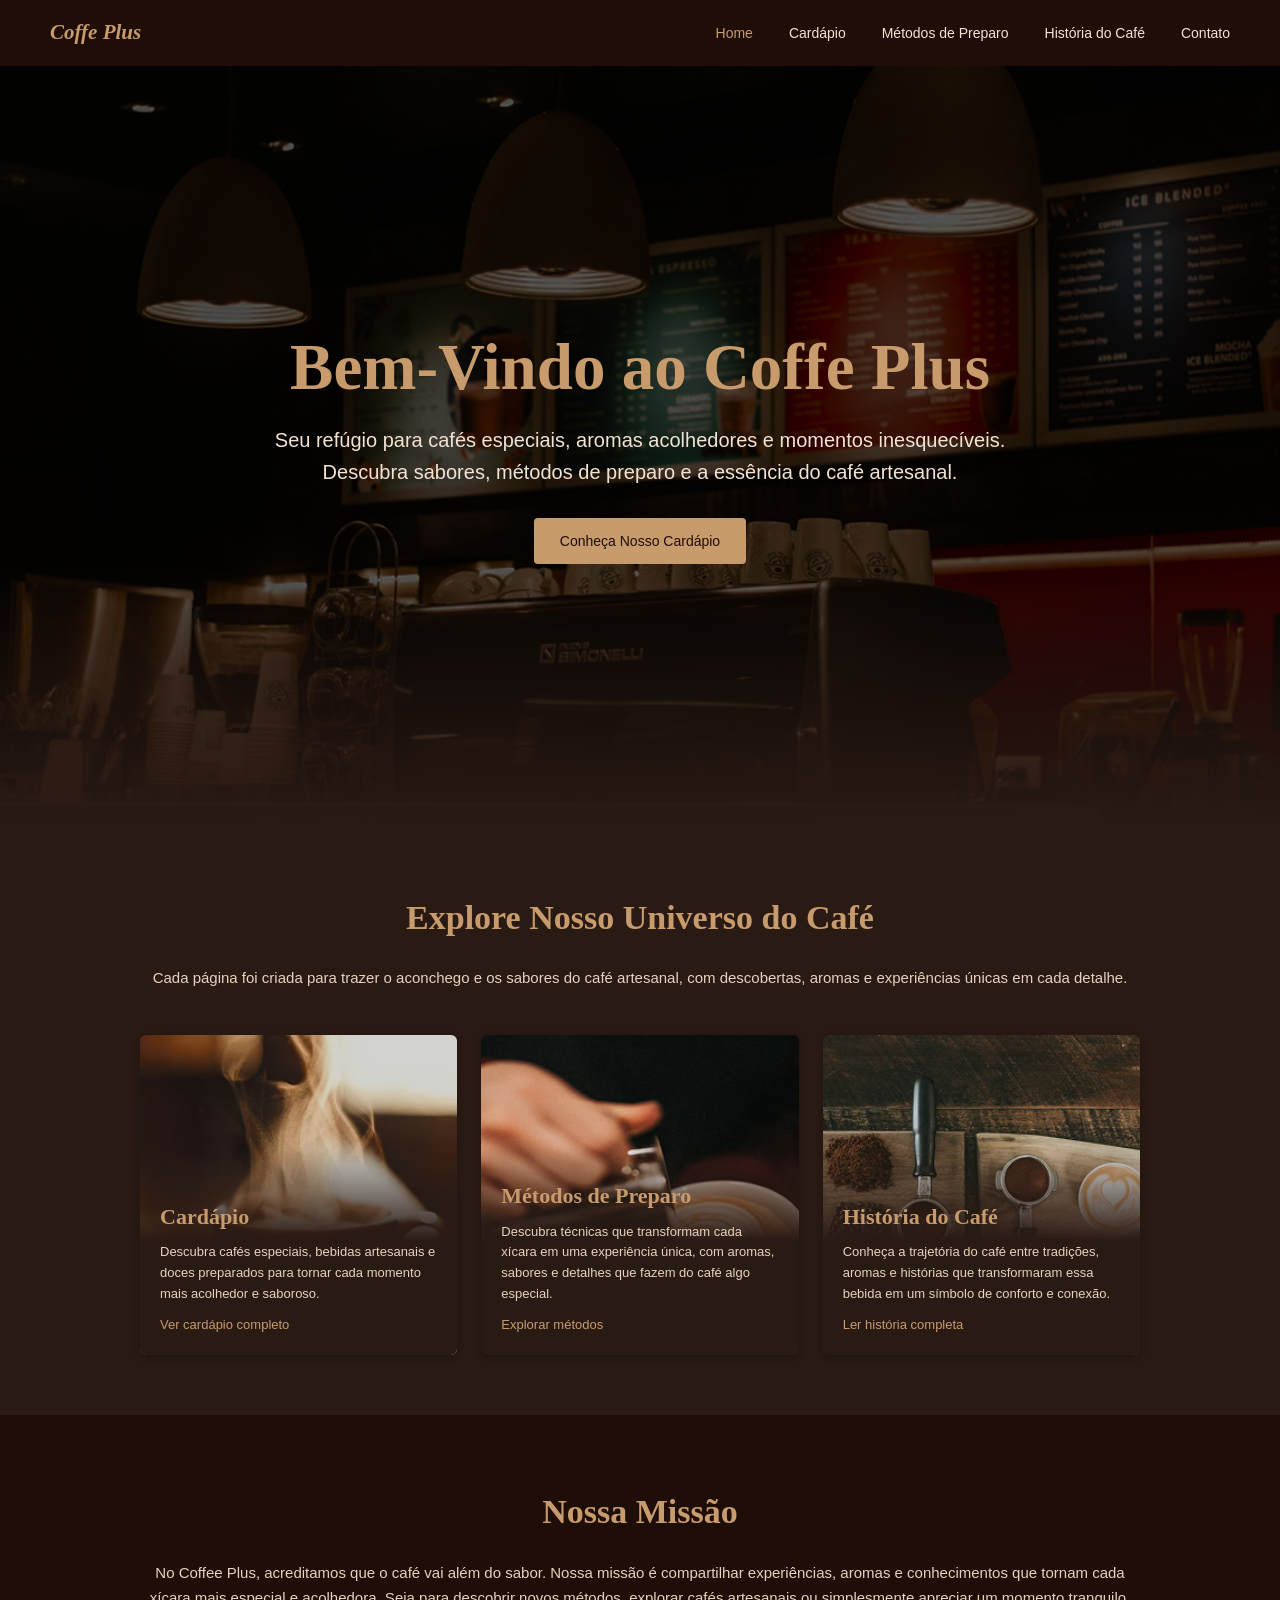
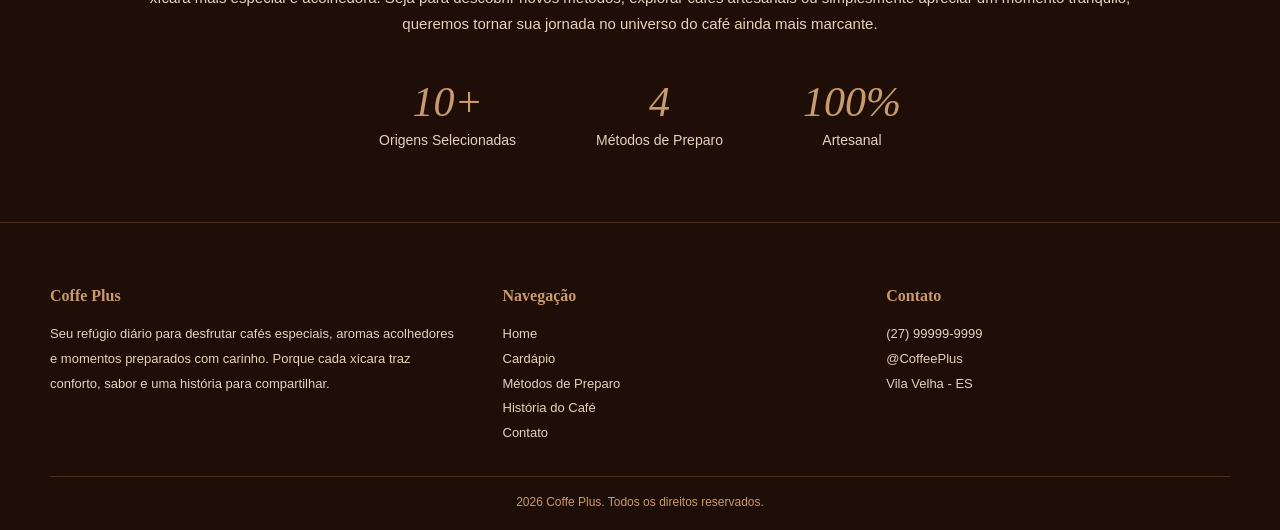
<file: home.html>
<!DOCTYPE html>
<html lang="pt-BR">
<head>
    <meta charset="UTF-8">
    <meta name="viewport" content="width=device-width, initial-scale=1.0">
    <title>Coffe Plus</title>
    <link rel="stylesheet" href="css/style.css">
</head>

<body>

    <header class="header">
        <div class="logo">
            <h2>Coffe Plus</h2>
        </div>
        <nav class="nav">
            <ul>
                <li><a href="home.html" class="active">Home</a></li>
                <li><a href="cardapio.html">Cardápio</a></li>
                <li><a href="preparo.html">Métodos de Preparo</a></li>
                <li><a href="historia.html">História do Café</a></li>
                <li><a href="contato.html">Contato</a></li>
            </ul>
        </nav>
    </header>

    <section class="banner">
        <img src="img/home/imagem_topo_home.png" alt="Banner Coffe Plus">
        <div class="banner-content">
            <h1>Bem-Vindo ao Coffe Plus</h1>
            <p>
                Seu refúgio para cafés especiais, aromas acolhedores e momentos inesquecíveis. Descubra sabores, métodos de preparo e a essência do café artesanal.
            </p>
            <a href="cardapio.html" class="btn">
                Conheça Nosso Cardápio
            </a>
        </div>
    </section>

    <section class="section">
        <h2 class="section-title">
            Explore Nosso Universo do Café
        </h2>
        <p class="section-text">
            Cada página foi criada para trazer o aconchego e os sabores do café artesanal, com descobertas, aromas e experiências únicas em cada detalhe.
        </p>
        <div class="cards-grid">
            <div class="card">
                <img src="img/home/imagem_cardapio_home.png" alt="Cardápio">
                <div class="card-body">
                    <h3>Cardápio</h3>
                    <p>
                        Descubra cafés especiais, bebidas artesanais e doces preparados para tornar cada momento mais acolhedor e saboroso.
                    </p>
                    <a href="cardapio.html">
                        Ver cardápio completo
                    </a>
                </div>
            </div>
            <div class="card">
                <img src="img/home/imagem_preparo_home.png" alt="Métodos de preparo">
                <div class="card-body">
                    <h3>Métodos de Preparo</h3>
                    <p>
                        Descubra técnicas que transformam cada xícara em uma experiência única, com aromas, sabores e detalhes que fazem do café algo especial.
                    </p>
                    <a href="preparo.html">
                        Explorar métodos
                    </a>
                </div>
            </div>
            <div class="card">
                <img src="img/home/imagem_historia_home.png" alt="História do café">
                <div class="card-body">
                    <h3>História do Café</h3>
                    <p>
                        Conheça a trajetória do café entre tradições, aromas e histórias que transformaram essa bebida em um símbolo de conforto e conexão.
                    </p>
                    <a href="historia.html">
                        Ler história completa
                    </a>
                </div>
            </div>
        </div>
    </section>

    <section class="missao">
        <div class="missao-conteudo">
            <h2 class="section-title">Nossa Missão</h2>
            <p class="missao-text">
                No Coffee Plus, acreditamos que o café vai além do sabor. Nossa missão é compartilhar experiências, aromas e conhecimentos que tornam cada xícara mais especial e acolhedora. Seja para descobrir novos métodos, explorar cafés artesanais ou simplesmente apreciar um momento tranquilo, queremos tornar sua jornada no universo do café ainda mais marcante.
            </p>
            
            <div class="stats">
                <div>
                    <div class="stat-num">10+</div>
                    <div class="stat-label">Origens Selecionadas</div>
                </div>
                <div>
                    <div class="stat-num">4</div>
                    <div class="stat-label">Métodos de Preparo</div>
                </div>
                <div>
                    <div class="stat-num">100%</div>
                    <div class="stat-label">Artesanal</div>
                </div>
            </div>
        </div>
    </section>

    <footer class="footer">
        <div class="footer-grid">
            <div>
                <h3>Coffe Plus</h3>
                <p>
                    Seu refúgio diário para desfrutar cafés especiais, aromas acolhedores e momentos preparados com carinho. Porque cada xícara traz conforto, sabor e uma história para compartilhar.
                </p>
            </div>
            <div>
                <h3>Navegação</h3>
                <ul>
                    <li><a href="home.html">Home</a></li>
                    <li><a href="cardapio.html">Cardápio</a></li>
                    <li><a href="preparo.html">Métodos de Preparo</a></li>
                    <li><a href="historia.html">História do Café</a></li>
                    <li><a href="contato.html">Contato</a></li>
                </ul>
            </div>
            <div>
                <h3>Contato</h3>
                <p>(27) 99999-9999</p>
                <p>@CoffeePlus</p>
                <p>Vila Velha - ES</p>
            </div>
        </div>
        <div class="footer-bottom">
            2026 Coffe Plus. Todos os direitos reservados.
        </div>
    </footer>

</body>
</html>
</file>
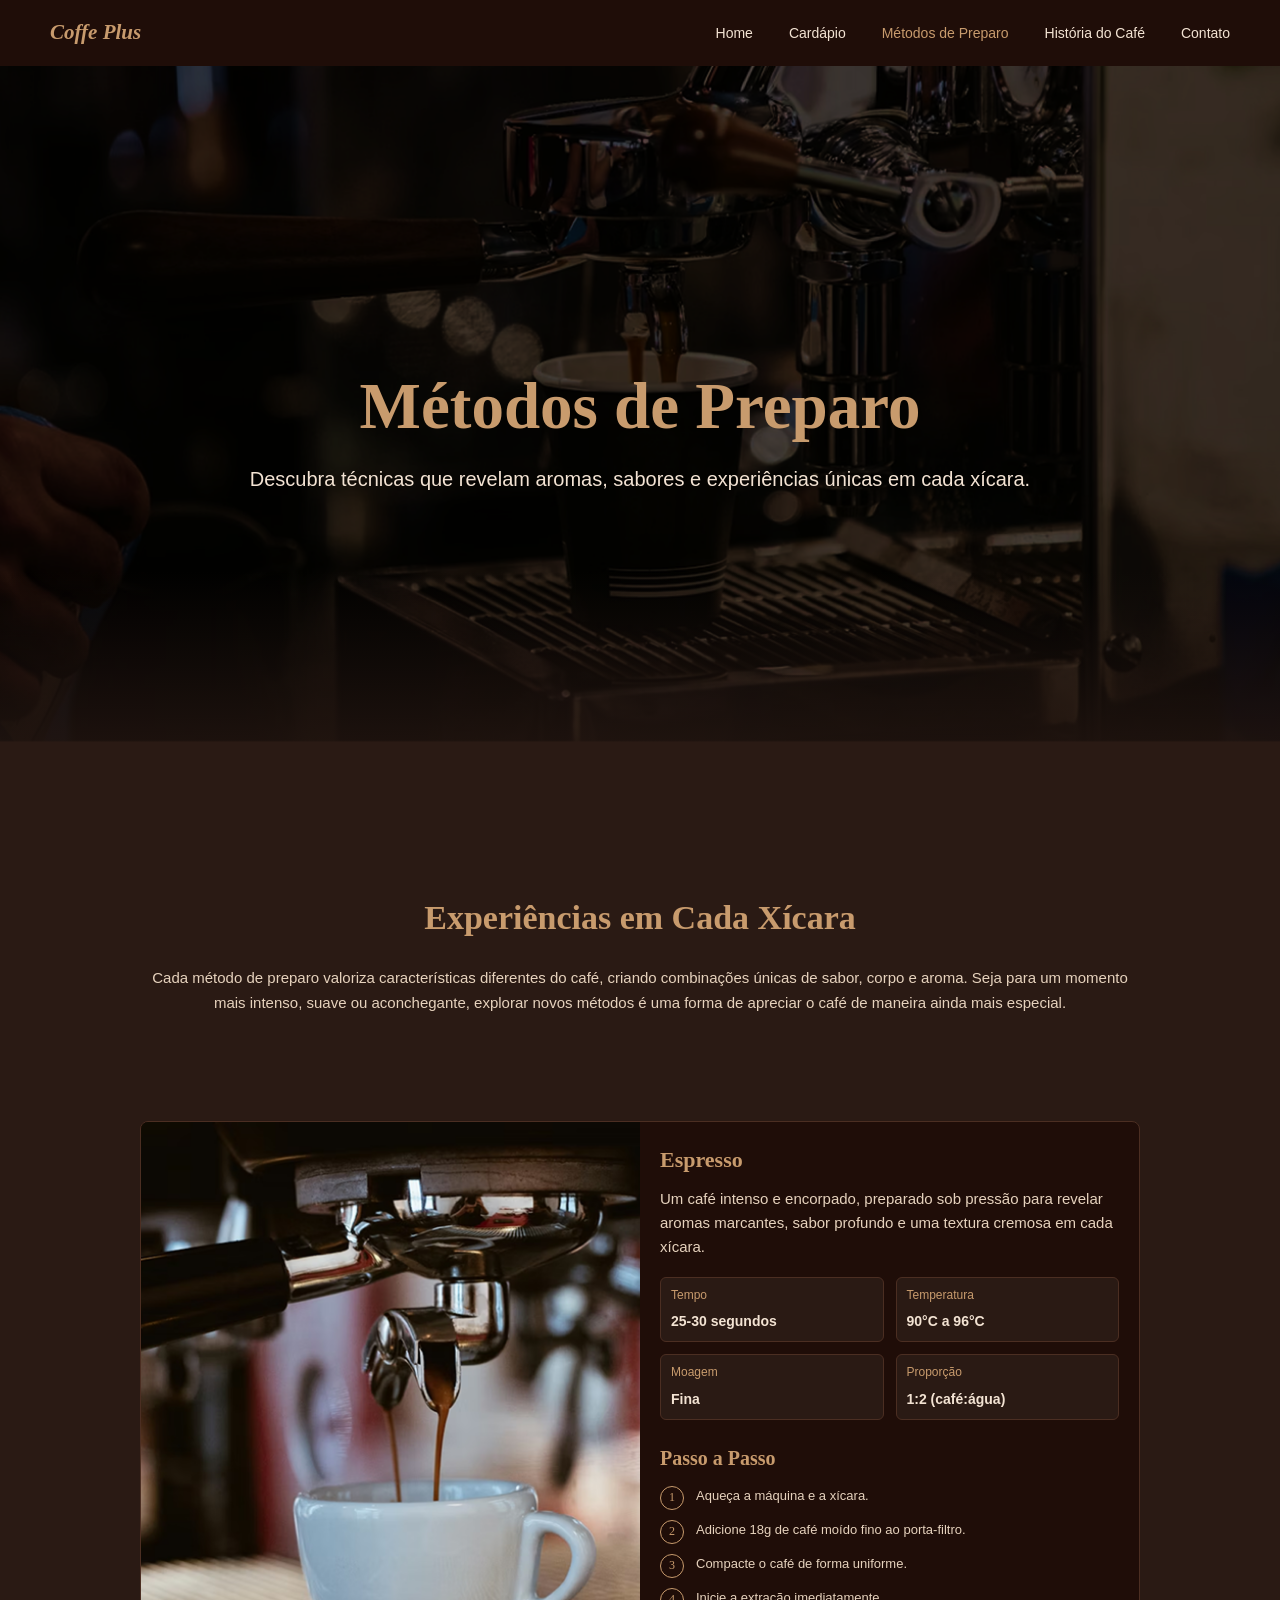
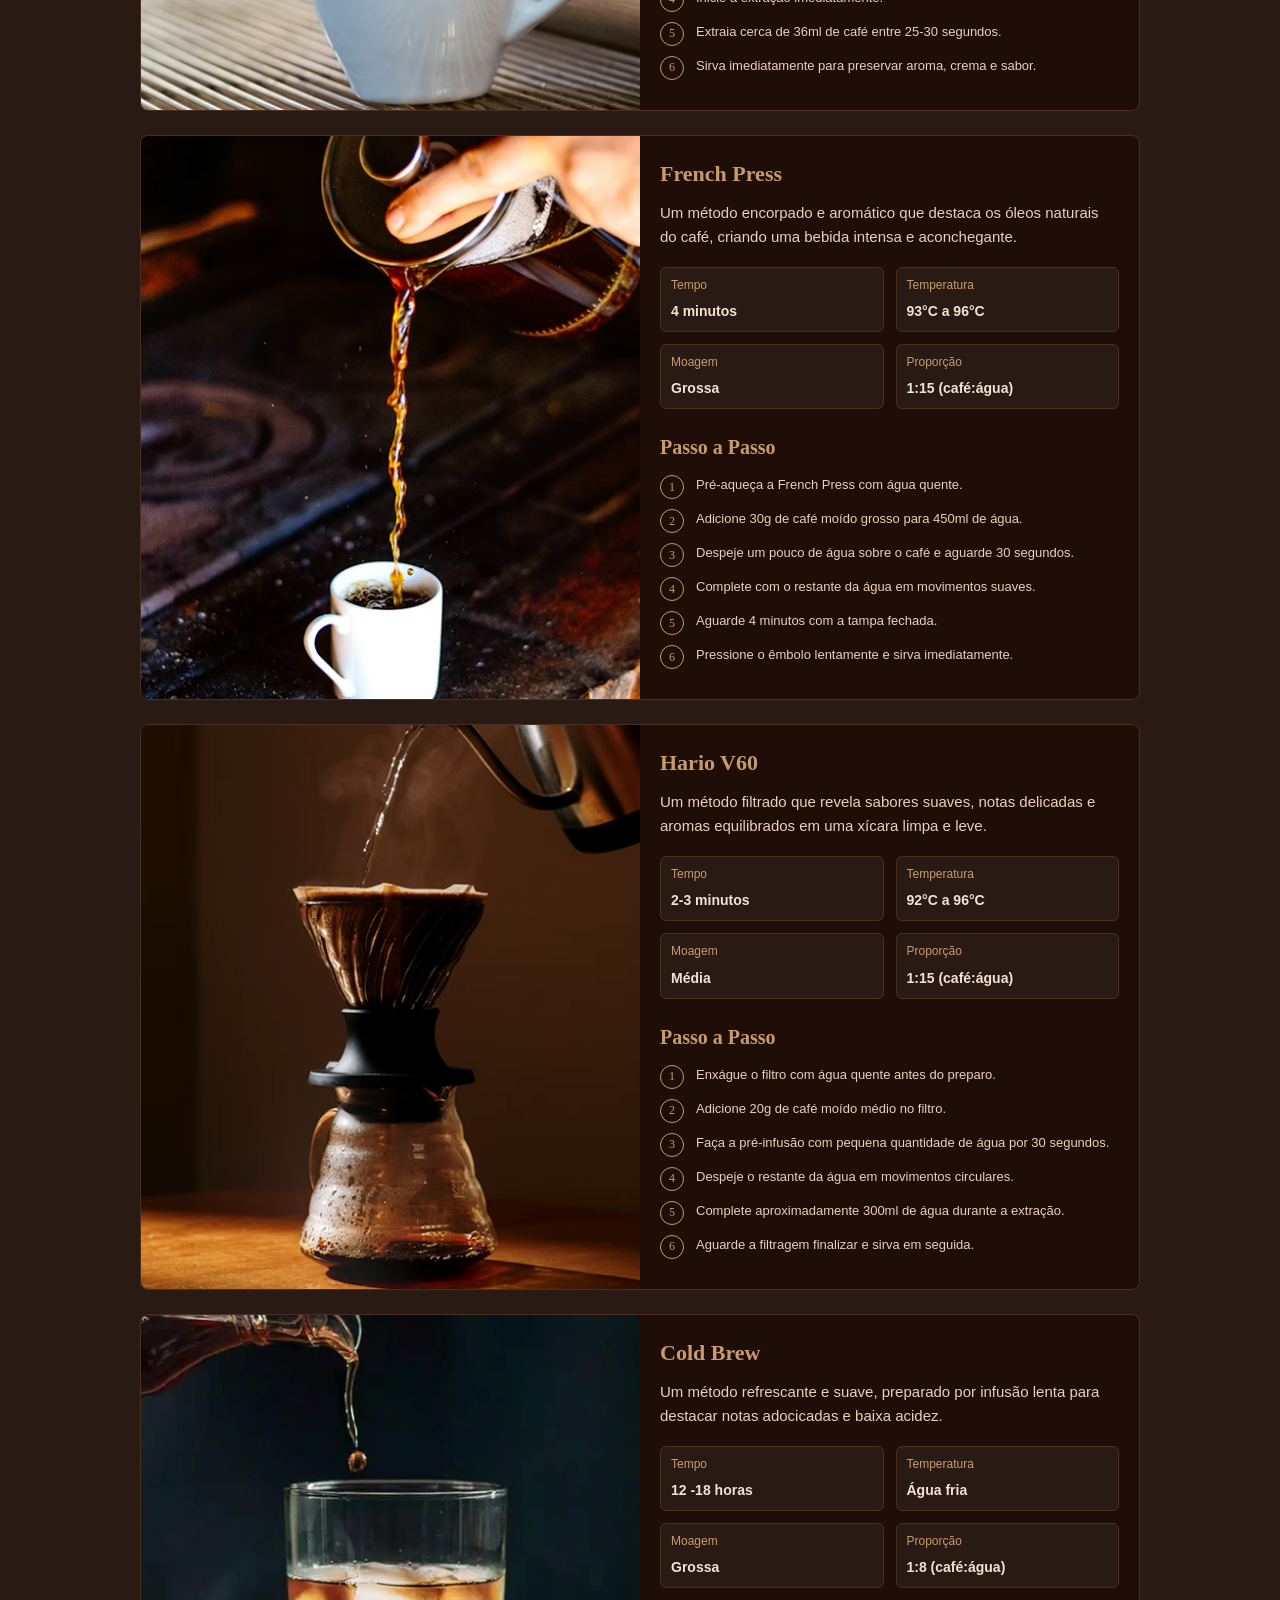
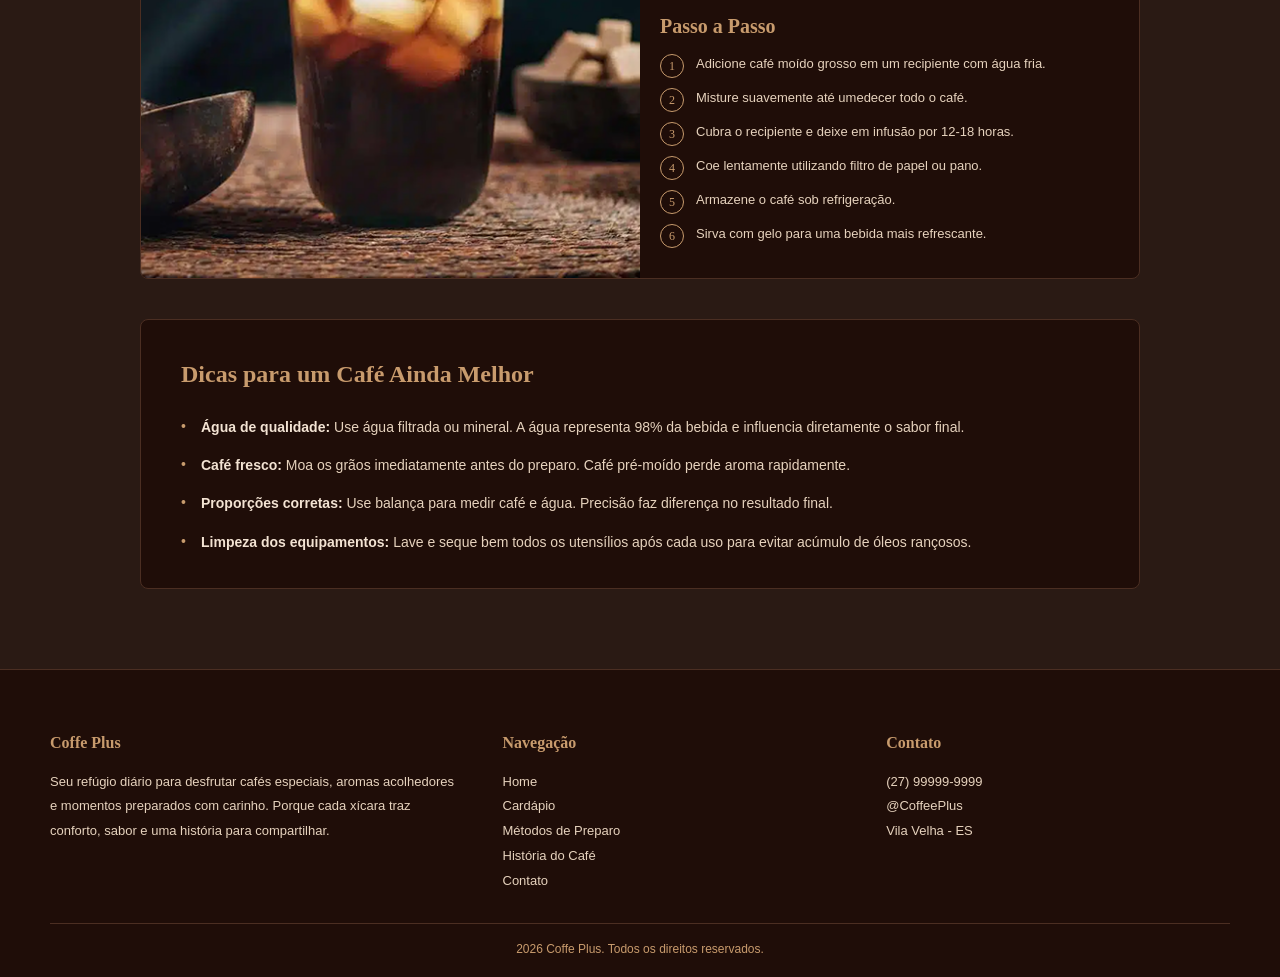
<file: preparo.html>
<!DOCTYPE html>
<html lang="pt-BR">
<head>
    <meta charset="UTF-8">
    <meta name="viewport" content="width=device-width, initial-scale=1.0">
    <title>Métodos de Preparo Cardápio | Coffe Plus</title>

    <link rel="stylesheet" href="css/style.css">
</head>

<body>

    <header class="header">
        <div class="logo">
            <h2>Coffe Plus</h2>
        </div>

        <nav class="nav">
            <ul>
                <li><a href="index.html">Home</a></li>
                <li><a href="cardapio.html">Cardápio</a></li>
                <li><a href="preparo.html" class="active">Métodos de Preparo</a></li>
                <li><a href="historia.html">História do Café</a></li>
                <li><a href="contato.html">Contato</a></li>
            </ul>
        </nav>
    </header>

    <section class="banner">
        <img src="img/preparo/imagem_banner.png" alt="Métodos de preparo">

        <div class="banner-content">
            <h1>Métodos de Preparo</h1>
            <p>
                Descubra técnicas que revelam aromas, sabores e experiências únicas em cada xícara.
            </p>
        </div>
    </section>

    <section class="section">
        <h2 class="section-title">
            Experiências em Cada Xícara
        </h2>
        <p class="section-text">
            Cada método de preparo valoriza características diferentes do café, criando combinações únicas de sabor, corpo e aroma. Seja para um momento mais intenso, suave ou aconchegante, explorar novos métodos é uma forma de apreciar o café de maneira ainda mais especial.
        </p>
    </section>

    <section class="metodo">
        <img src="img/preparo/imagem_espresso.png" alt="Espresso">

        <div class="metodo-content">
            <h2>Espresso</h2>
            <p>
                Um café intenso e encorpado, preparado sob pressão para revelar aromas marcantes, sabor profundo e uma textura cremosa em cada xícara.
            </p>

            <div class="info-grid">
                <div class="info-box">
                    <span>Tempo</span>
                    <strong>25-30 segundos</strong>
                </div>

                <div class="info-box">
                    <span>Temperatura</span>
                    <strong>90°C a 96°C</strong>
                </div>

                <div class="info-box">
                    <span>Moagem</span>
                    <strong>Fina</strong>
                </div>

                <div class="info-box">
                    <span>Proporção</span>
                    <strong>1:2 (café:água)</strong>
                </div>
            </div>

            <h3>Passo a Passo</h3>
            <ul class="passos">
                <li>Aqueça a máquina e a xícara.</li>
                <li>Adicione 18g de café moído fino ao porta-filtro.</li>
                <li>Compacte o café de forma uniforme.</li>
                <li>Inicie a extração imediatamente.</li>
                <li>Extraia cerca de 36ml de café entre 25-30 segundos.</li>
                <li>Sirva imediatamente para preservar aroma, crema e sabor.</li>
            </ul>
        </div>
    </section>

    <section class="metodo">
        <img src="img/preparo/imagem_french.png" alt="French Press">

        <div class="metodo-content">
            <h2>French Press</h2>
            <p>
                Um método encorpado e aromático que destaca os óleos naturais do café, criando uma bebida intensa e aconchegante.
            </p>

            <div class="info-grid">
                <div class="info-box">
                    <span>Tempo</span>
                    <strong>4 minutos</strong>
                </div>

                <div class="info-box">
                    <span>Temperatura</span>
                    <strong>93°C a 96°C</strong>
                </div>

                <div class="info-box">
                    <span>Moagem</span>
                    <strong>Grossa</strong>
                </div>

                <div class="info-box">
                    <span>Proporção</span>
                    <strong>1:15 (café:água)</strong>
                </div>
            </div>

            <h3>Passo a Passo</h3>
            <ul class="passos">
                <li>Pré-aqueça a French Press com água quente.</li>
                <li>Adicione 30g de café moído grosso para 450ml de água.</li>
                <li>Despeje um pouco de água sobre o café e aguarde 30 segundos.</li>
                <li>Complete com o restante da água em movimentos suaves.</li>
                <li>Aguarde 4 minutos com a tampa fechada.</li>
                <li>Pressione o êmbolo lentamente e sirva imediatamente.</li>
            </ul>
        </div>
    </section>

    <section class="metodo">
        <img src="img/preparo/imagem_hario.png" alt="Hario V60">
        
        <div class="metodo-content">
            <h2>Hario V60</h2>
            <p>
                Um método filtrado que revela sabores suaves, notas delicadas e aromas equilibrados em uma xícara limpa e leve.
            </p>

            <div class="info-grid">
                <div class="info-box">
                    <span>Tempo</span>
                    <strong>2-3 minutos</strong>
                </div>

                <div class="info-box">
                    <span>Temperatura</span>
                    <strong>92°C a 96°C</strong>
                </div>

                <div class="info-box">
                    <span>Moagem</span>
                    <strong>Média</strong>
                </div>

                <div class="info-box">
                    <span>Proporção</span>
                    <strong>1:15 (café:água)</strong>
                </div>
            </div>

            <h3>Passo a Passo</h3>
            <ul class="passos">
                <li>Enxágue o filtro com água quente antes do preparo.</li>
                <li>Adicione 20g de café moído médio no filtro.</li>
                <li>Faça a pré-infusão com pequena quantidade de água por 30 segundos.</li>
                <li>Despeje o restante da água em movimentos circulares.</li>
                <li>Complete aproximadamente 300ml de água durante a extração.</li>
                <li>Aguarde a filtragem finalizar e sirva em seguida.</li>
            </ul>
        </div>
    </section>

    <section class="metodo">
        <img src="img/preparo/imagem_cold.png" alt="Cold Brew">
        
        <div class="metodo-content">
            <h2>Cold Brew</h2>
            <p>
                Um método refrescante e suave, preparado por infusão lenta para destacar notas adocicadas e baixa acidez.
            </p>

            <div class="info-grid">
                <div class="info-box">
                    <span>Tempo</span>
                    <strong>12 -18 horas</strong>
                </div>

                <div class="info-box">
                    <span>Temperatura</span>
                    <strong>Água fria</strong>
                </div>

                <div class="info-box">
                    <span>Moagem</span>
                    <strong>Grossa</strong>
                </div>

                <div class="info-box">
                    <span>Proporção</span>
                    <strong>1:8 (café:água)</strong>
                </div>
            </div>

            <h3>Passo a Passo</h3>
            <ul class="passos">
                <li>Adicione café moído grosso em um recipiente com água fria.</li>
                <li>Misture suavemente até umedecer todo o café.</li>
                <li>Cubra o recipiente e deixe em infusão por 12-18 horas.</li>
                <li>Coe lentamente utilizando filtro de papel ou pano.</li>
                <li>Armazene o café sob refrigeração.</li>
                <li>Sirva com gelo para uma bebida mais refrescante.</li>
            </ul>
        </div>
    </section>

    <section class="dicas">
        <h2>Dicas para um Café Ainda Melhor</h2>
        <ul>
            <li><strong>Água de qualidade:</strong> Use água filtrada ou mineral. A água representa 98% da bebida e influencia diretamente o sabor final.</li>
            <li><strong>Café fresco:</strong> Moa os grãos imediatamente antes do preparo. Café pré-moído perde aroma rapidamente.</li>
            <li><strong>Proporções corretas:</strong> Use balança para medir café e água. Precisão faz diferença no resultado final.</li>
            <li><strong>Limpeza dos equipamentos:</strong> Lave e seque bem todos os utensílios após cada uso para evitar acúmulo de óleos rançosos.</li>
        </ul>
    </section>

    <footer class="footer">
        <div class="footer-grid">
            <div>
                <h3>Coffe Plus</h3>
                <p>
                    Seu refúgio diário para desfrutar cafés especiais, aromas acolhedores e momentos preparados com carinho. Porque cada xícara traz conforto, sabor e uma história para compartilhar.
                </p>
            </div>
            <div>
                <h3>Navegação</h3>
                <ul>
                    <li><a href="index.html">Home</a></li>
                    <li><a href="cardapio.html">Cardápio</a></li>
                    <li><a href="preparo.html">Métodos de Preparo</a></li>
                    <li><a href="historia.html">História do Café</a></li>
                    <li><a href="contato.html">Contato</a></li>
                </ul>
            </div>
            <div>
                <h3>Contato</h3>
                <p>(27) 99999-9999</p>
                <p>@CoffeePlus</p>
                <p>Vila Velha - ES</p>
            </div>
        </div>
        <div class="footer-bottom">
            2026 Coffe Plus. Todos os direitos reservados.
        </div>
    </footer>

</body>
</html>
</file>
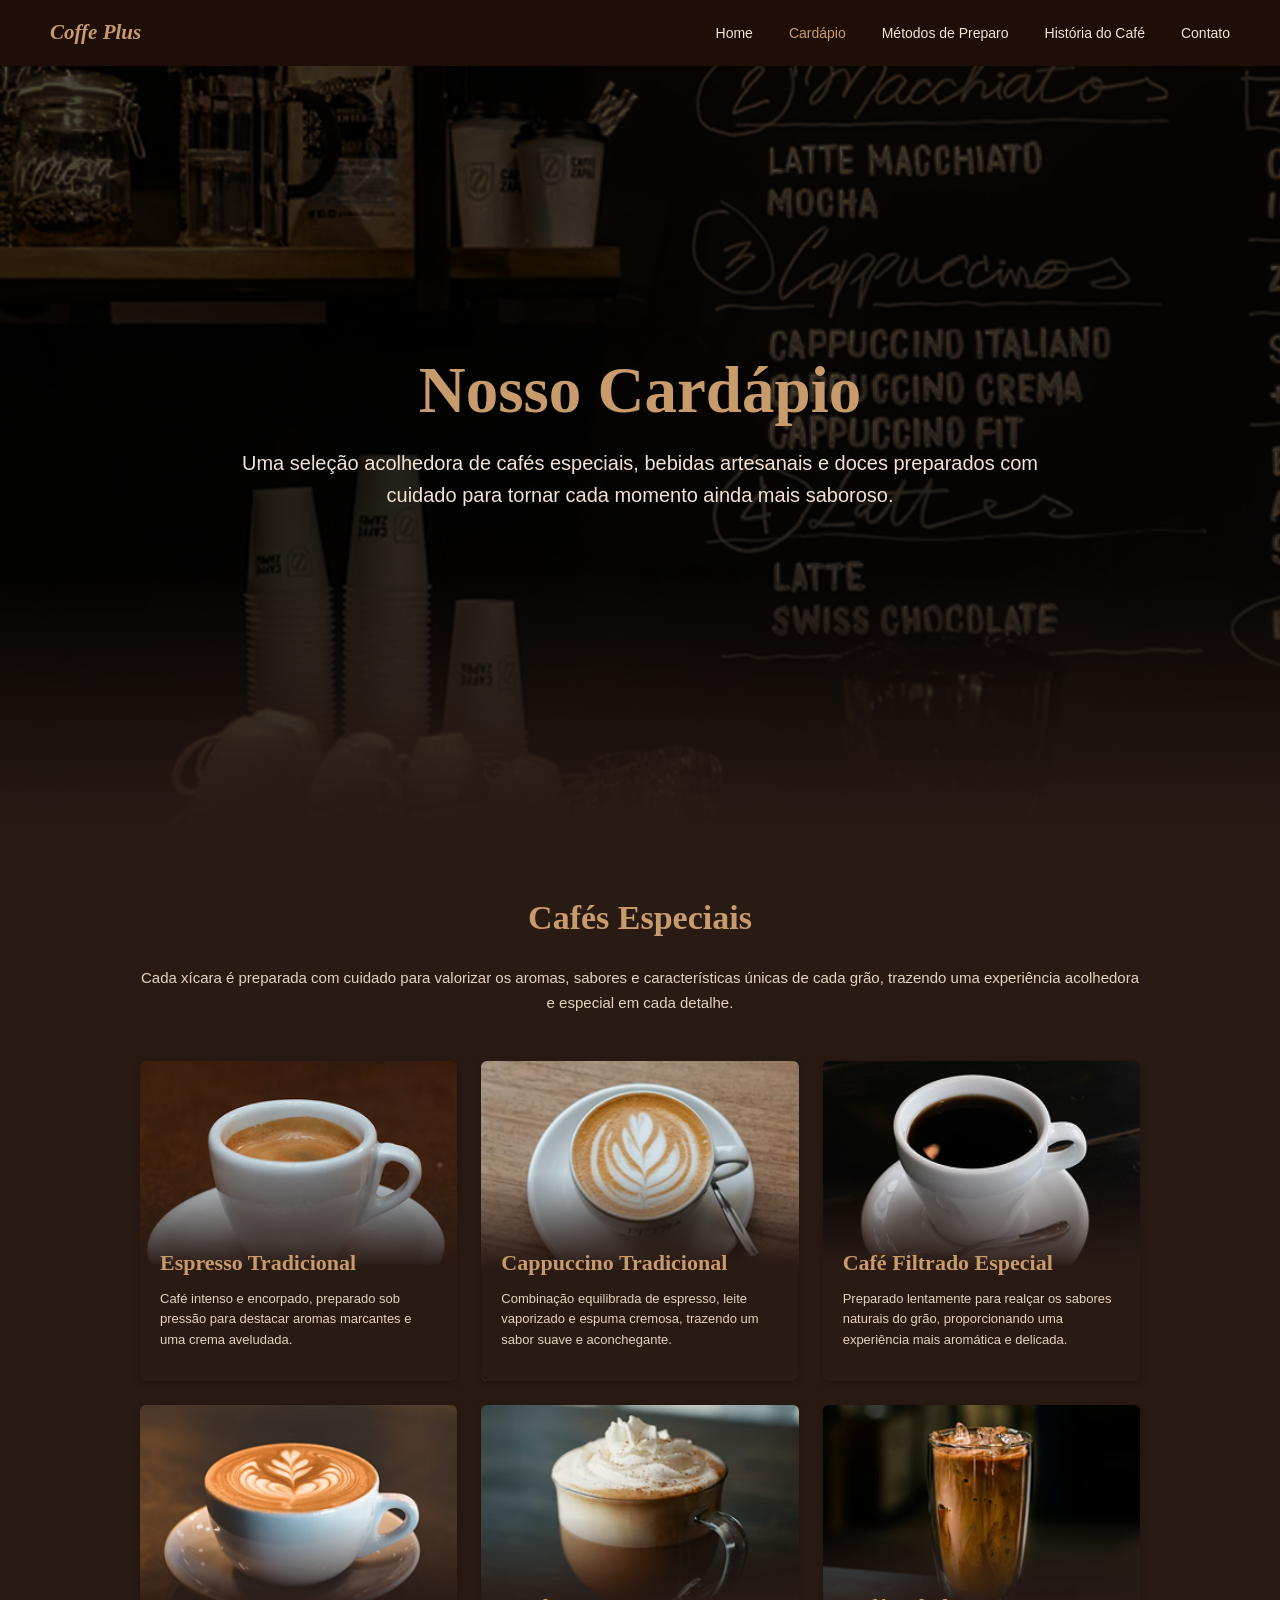
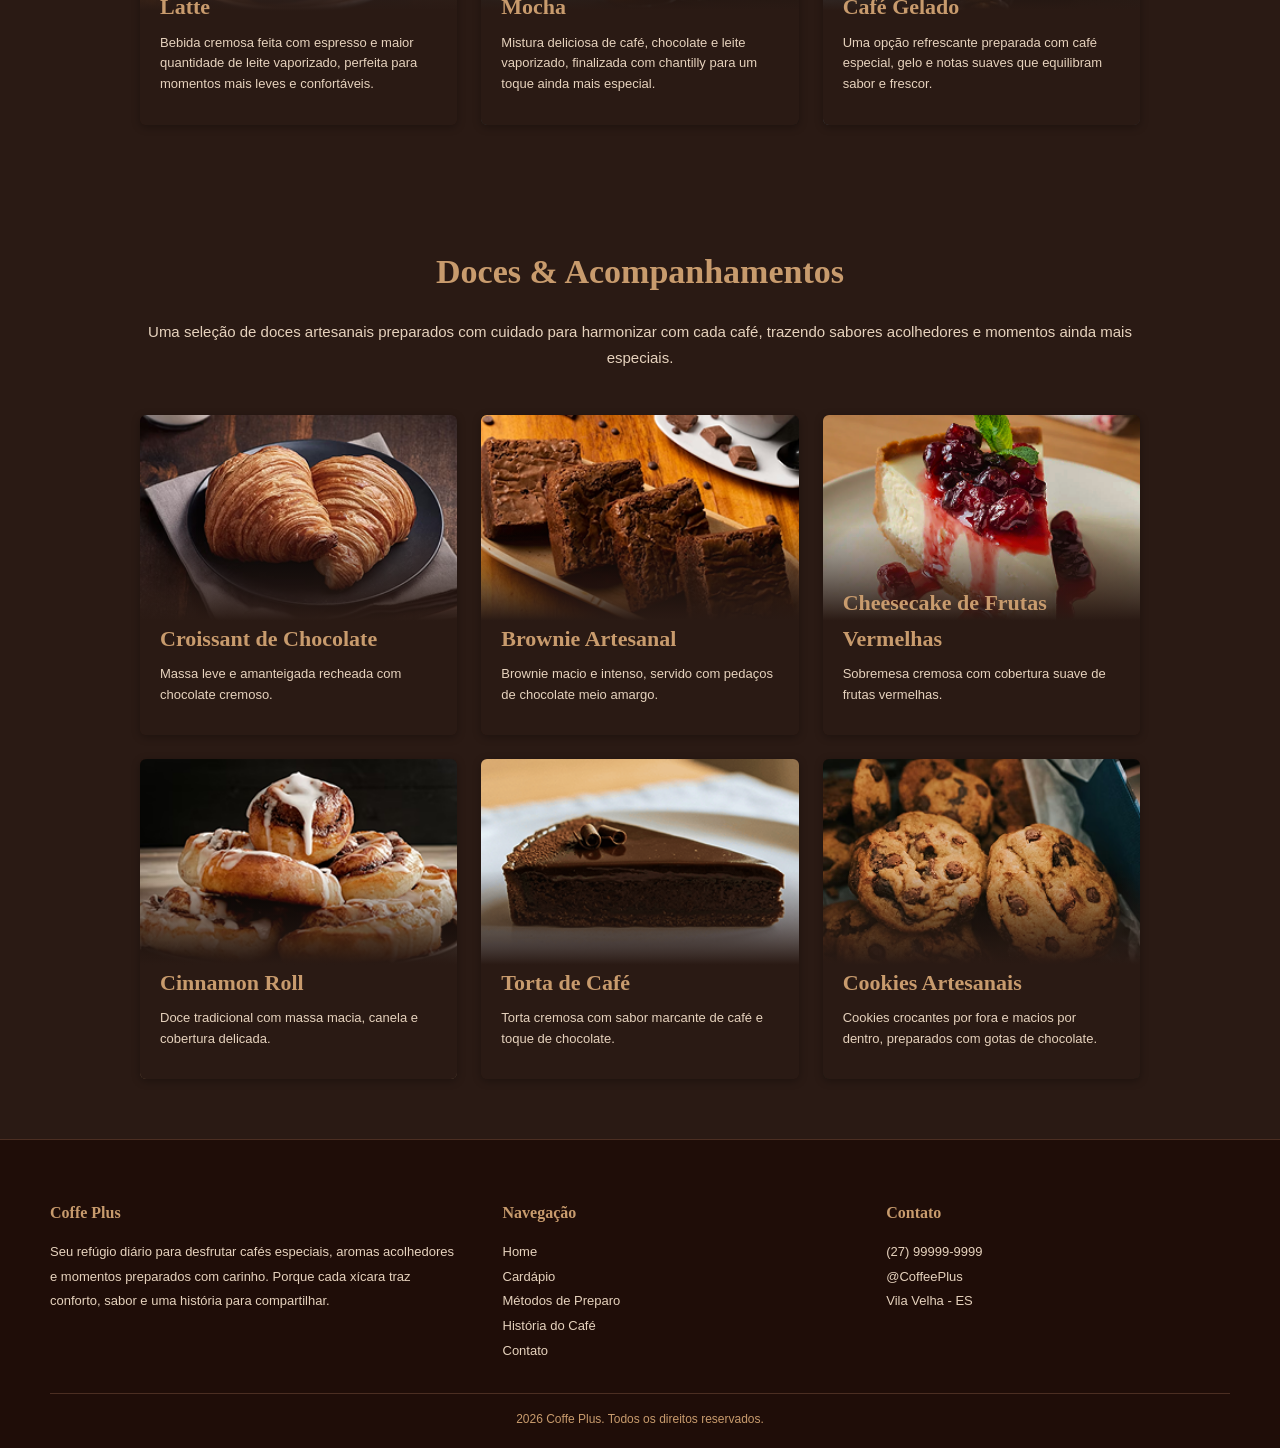
<file: CoffeePlus/cardapio.html>
<!DOCTYPE html>
<html lang="pt-BR">
<head>
    <meta charset="UTF-8">
    <meta name="viewport" content="width=device-width, initial-scale=1.0">
    <title>Cardápio | Coffe Plus</title>
    <link rel="stylesheet" href="css/style.css">
</head>

<body>

    <header class="header">
        <div class="logo">
            <h2>Coffe Plus</h2>
        </div>

        <nav class="nav">
            <ul>
                <li><a href="index.html">Home</a></li>
                <li><a href="cardapio.html" class="active">Cardápio</a></li>
                <li><a href="preparo.html">Métodos de Preparo</a></li>
                <li><a href="historia.html">História do Café</a></li>
                <li><a href="contato.html">Contato</a></li>
            </ul>
        </nav>
    </header>

    <section class="banner">
        <img src="img/cardapio/cardapio_banner.png" alt="Banner Cardápio">

        <div class="banner-content">
            <h1>Nosso Cardápio</h1>
            <p>
                Uma seleção acolhedora de cafés especiais, bebidas artesanais e doces preparados com cuidado para tornar cada momento ainda mais saboroso.
            </p>
        </div>
    </section>

    <section class="section">
        <h2 class="section-title">
            Cafés Especiais
        </h2>
        <p class="section-text">
            Cada xícara é preparada com cuidado para valorizar os aromas, sabores e características únicas de cada grão, trazendo uma experiência acolhedora e especial em cada detalhe.
        </p>

        <div class="cards-grid">
            <div class="card">
                <img src="img/cardapio/imagem_espresso.png" alt="Espresso Tradicional">

                <div class="card-body">
                    <h3>Espresso Tradicional</h3>
                    <p>
                        Café intenso e encorpado, preparado sob pressão para destacar aromas marcantes e uma crema aveludada.
                    </p>
                </div>
            </div>

            <div class="card">
                <img src="img/cardapio/imagem_cappuccino.png" alt="Cappuccino">

                <div class="card-body">
                    <h3>Cappuccino Tradicional</h3>
                    <p>
                        Combinação equilibrada de espresso, leite vaporizado e espuma cremosa, trazendo um sabor suave e aconchegante.
                    </p>
                </div>
            </div>

            <div class="card">
                <img src="img/cardapio/imagem_cafe.png" alt="Café Filtrado">

                <div class="card-body">
                    <h3>Café Filtrado Especial</h3>
                    <p>
                        Preparado lentamente para realçar os sabores naturais do grão, proporcionando uma experiência mais aromática e delicada.
                    </p>
                </div>
            </div>

            <div class="card">
                <img src="img/cardapio/imagem_latte.png" alt="Latte">

                <div class="card-body">
                    <h3>Latte</h3>
                    <p>
                        Bebida cremosa feita com espresso e maior quantidade de leite vaporizado, perfeita para momentos mais leves e confortáveis.
                    </p>
                </div>
            </div>

            <div class="card">
                <img src="img/cardapio/imagem_mocha.png" alt="Mocha">

                <div class="card-body">
                    <h3>Mocha</h3>
                    <p>
                        Mistura deliciosa de café, chocolate e leite vaporizado, finalizada com chantilly para um toque ainda mais especial.
                    </p>
                </div>
            </div>

            <div class="card">
                <img src="img/cardapio/imagem_gelado.png" alt="Café Gelado">

                <div class="card-body">
                    <h3>Café Gelado</h3>
                    <p>
                        Uma opção refrescante preparada com café especial, gelo e notas suaves que equilibram sabor e frescor.
                    </p>
                </div>
            </div>
        </div>
    </section>

    <section class="section">
        <h2 class="section-title">
            Doces & Acompanhamentos
        </h2>
        <p class="section-text">
            Uma seleção de doces artesanais preparados com cuidado para harmonizar com cada café, trazendo sabores acolhedores e momentos ainda mais especiais.
        </p>

        <div class="cards-grid">
            <div class="card">
                <img src="img/cardapio/imagem_croissant.png" alt="Croissant">

                <div class="card-body">
                    <h3>Croissant de Chocolate</h3>
                    <p>
                        Massa leve e amanteigada recheada com chocolate cremoso.
                    </p>
                </div>
            </div>

            <div class="card">
                <img src="img/cardapio/imagem_brownie.png" alt="Brownie Artesanal">

                <div class="card-body">
                    <h3>Brownie Artesanal</h3>
                    <p>
                        Brownie macio e intenso, servido com pedaços de chocolate meio amargo.
                    </p>
                </div>
            </div>

            <div class="card">
                <img src="img/cardapio/imagem_cheesecake.png" alt="Cheesecake">
                
                <div class="card-body">
                    <h3>Cheesecake de Frutas Vermelhas</h3>
                    <p>
                        Sobremesa cremosa com cobertura suave de frutas vermelhas.
                    </p>
                </div>
            </div>

            <div class="card">
                <img src="img/cardapio/imagem_cinnamon.png" alt="Cinnamon Roll">
                
                <div class="card-body">
                    <h3>Cinnamon Roll</h3>
                    <p>
                        Doce tradicional com massa macia, canela e cobertura delicada.
                    </p>
                </div>
            </div>

            <div class="card">
                <img src="img/cardapio/imagem_torta.png" alt="Torta de Café">
                
                <div class="card-body">
                    <h3>Torta de Café</h3>
                    <p>
                        Torta cremosa com sabor marcante de café e toque de chocolate.
                    </p>
                </div>
            </div>

            <div class="card">
                <img src="img/cardapio/imagem_cookies.png" alt="Cookies Artesanais">
                
                <div class="card-body">
                    <h3>Cookies Artesanais</h3>
                    <p>
                        Cookies crocantes por fora e macios por dentro, preparados com gotas de chocolate.
                    </p>
                </div>
            </div>
        </div>
    </section>

    <footer class="footer">
        <div class="footer-grid">
            <div>
                <h3>Coffe Plus</h3>
                <p>
                    Seu refúgio diário para desfrutar cafés especiais, aromas acolhedores e momentos preparados com carinho. Porque cada xícara traz conforto, sabor e uma história para compartilhar.
                </p>
            </div>
            <div>
                <h3>Navegação</h3>
                <ul>
                    <li><a href="index.html">Home</a></li>
                    <li><a href="cardapio.html">Cardápio</a></li>
                    <li><a href="preparo.html">Métodos de Preparo</a></li>
                    <li><a href="historia.html">História do Café</a></li>
                    <li><a href="contato.html">Contato</a></li>
                </ul>
            </div>
            <div>
                <h3>Contato</h3>
                <p>(27) 99999-9999</p>
                <p>@CoffeePlus</p>
                <p>Vila Velha - ES</p>
            </div>
        </div>
        <div class="footer-bottom">
            2026 Coffe Plus. Todos os direitos reservados.
        </div>
    </footer>

</body>
</html>
</file>
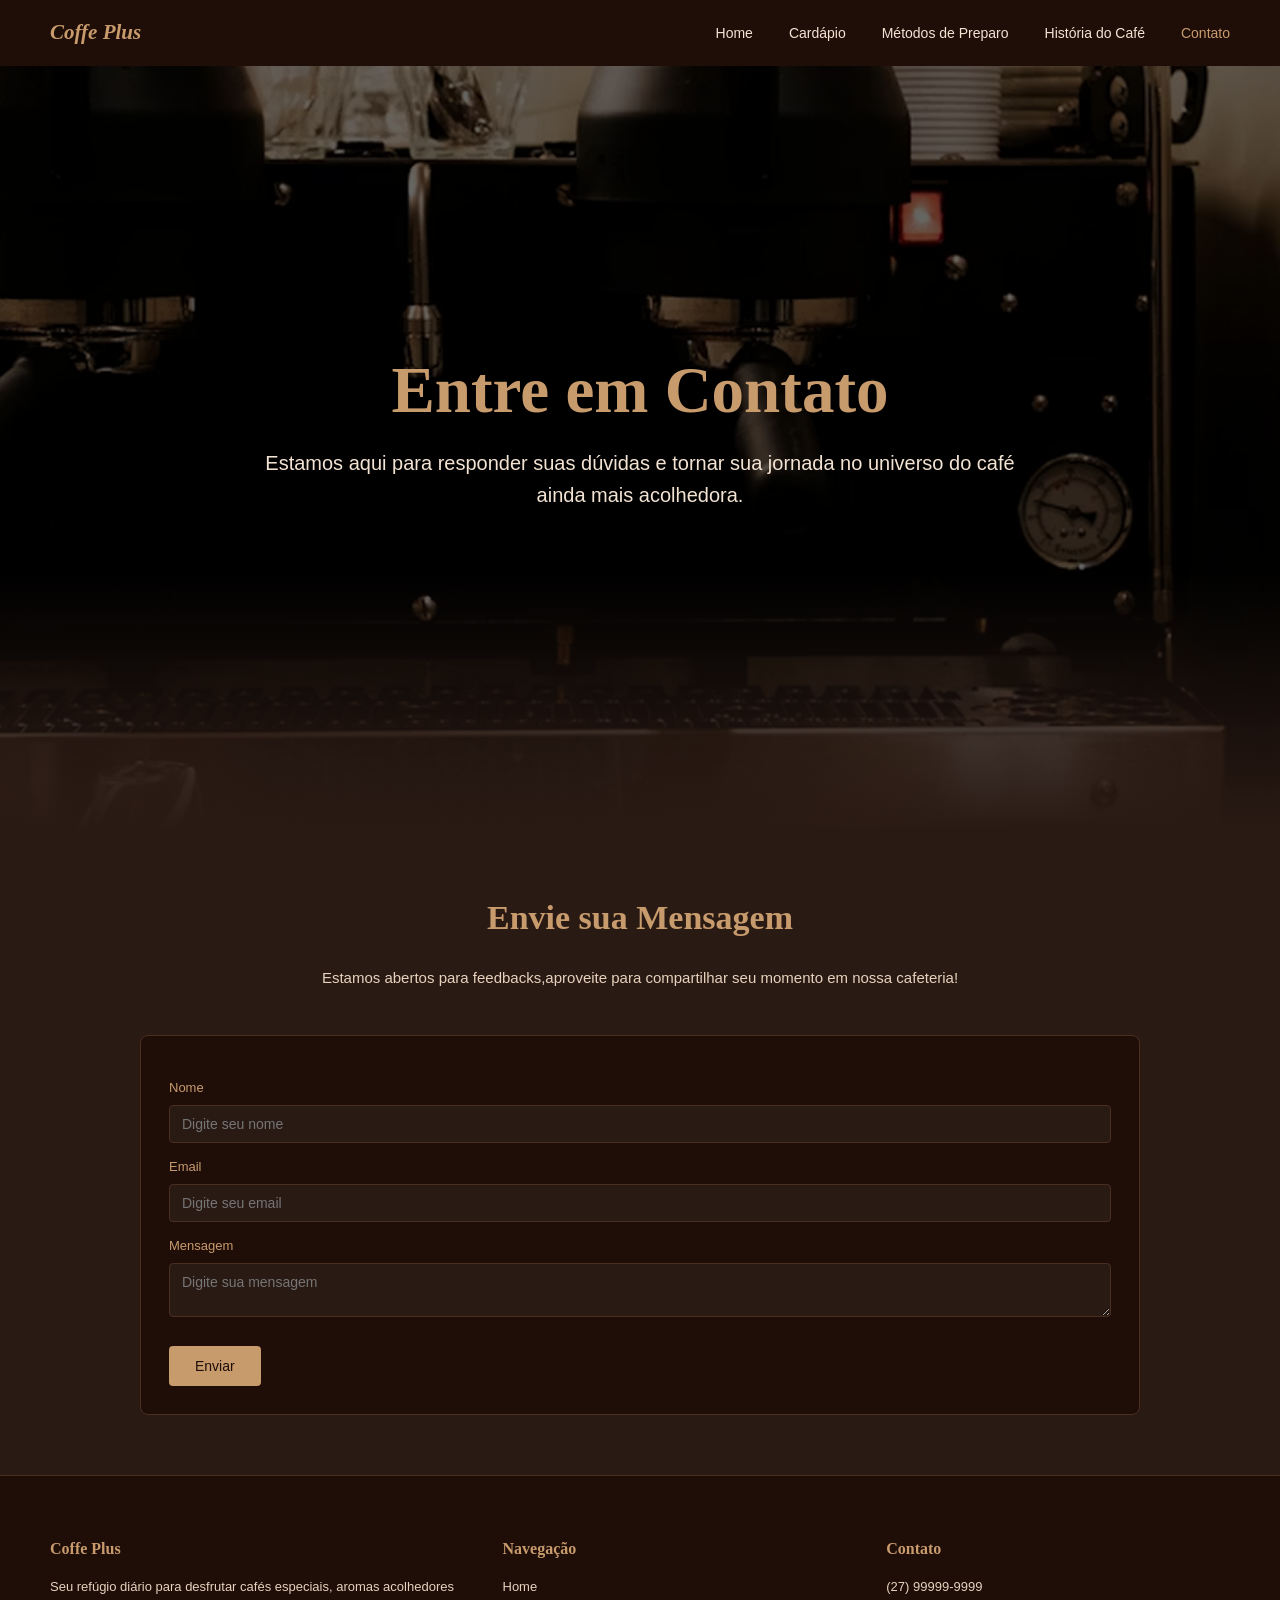
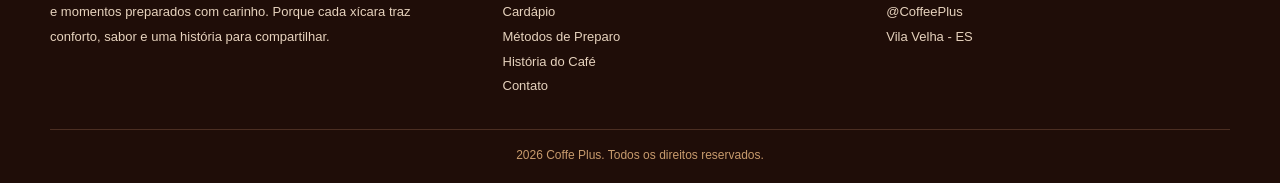
<file: CoffeePlus/contato.html>
<!DOCTYPE html>
<html lang="pt-BR">
<head>
    <meta charset="UTF-8">
    <meta name="viewport" content="width=device-width, initial-scale=1.0">
    <title>Contato | Coffe Plus</title>

    <link rel="stylesheet" href="css/style.css">
</head>

<body>

    <header class="header">
        <div class="logo">
            <h2>Coffe Plus</h2>
        </div>

        <nav class="nav">
            <ul>
                <li><a href="index.html">Home</a></li>
                <li><a href="cardapio.html">Cardápio</a></li>
                <li><a href="preparo.html">Métodos de Preparo</a></li>
                <li><a href="historia.html">História do Café</a></li>
                <li><a href="contato.html" class="active">Contato</a></li>
            </ul>
        </nav>
    </header>

    <section class="banner">
        <img src="img/contato/imagem_banner.png" alt="Contato Coffe Plus">

        <div class="banner-content">
            <h1>Entre em Contato</h1>
            <p>
                Estamos aqui para responder suas dúvidas e tornar sua jornada no universo do café ainda mais acolhedora.
            </p>
        </div>
    </section>

    <section class="section">
        <h2 class="section-title">
            Envie sua Mensagem
        </h2>
        <p class="section-text">
            Estamos abertos para feedbacks,aproveite para compartilhar seu momento em nossa cafeteria!
        </p>

        <form class="contato-form">
            <label>Nome</label>
            <input type="text" placeholder="Digite seu nome">

            <label>Email</label>
            <input type="email" placeholder="Digite seu email">

            <label>Mensagem</label>
            <textarea placeholder="Digite sua mensagem"></textarea>

            <button type="submit" class="btn">
                Enviar
            </button>

        </form>
    </section>

    <footer class="footer">
        <div class="footer-grid">
            <div>
                <h3>Coffe Plus</h3>
                <p>
                    Seu refúgio diário para desfrutar cafés especiais, aromas acolhedores e momentos preparados com carinho. Porque cada xícara traz conforto, sabor e uma história para compartilhar.
                </p>
            </div>
            <div>
                <h3>Navegação</h3>
                <ul>
                    <li><a href="index.html">Home</a></li>
                    <li><a href="cardapio.html">Cardápio</a></li>
                    <li><a href="preparo.html">Métodos de Preparo</a></li>
                    <li><a href="historia.html">História do Café</a></li>
                    <li><a href="contato.html">Contato</a></li>
                </ul>
            </div>
            <div>
                <h3>Contato</h3>
                <p>(27) 99999-9999</p>
                <p>@CoffeePlus</p>
                <p>Vila Velha - ES</p>
            </div>
        </div>
        <div class="footer-bottom">
            2026 Coffe Plus. Todos os direitos reservados.
        </div>
    </footer>

</body>
</html>
</file>
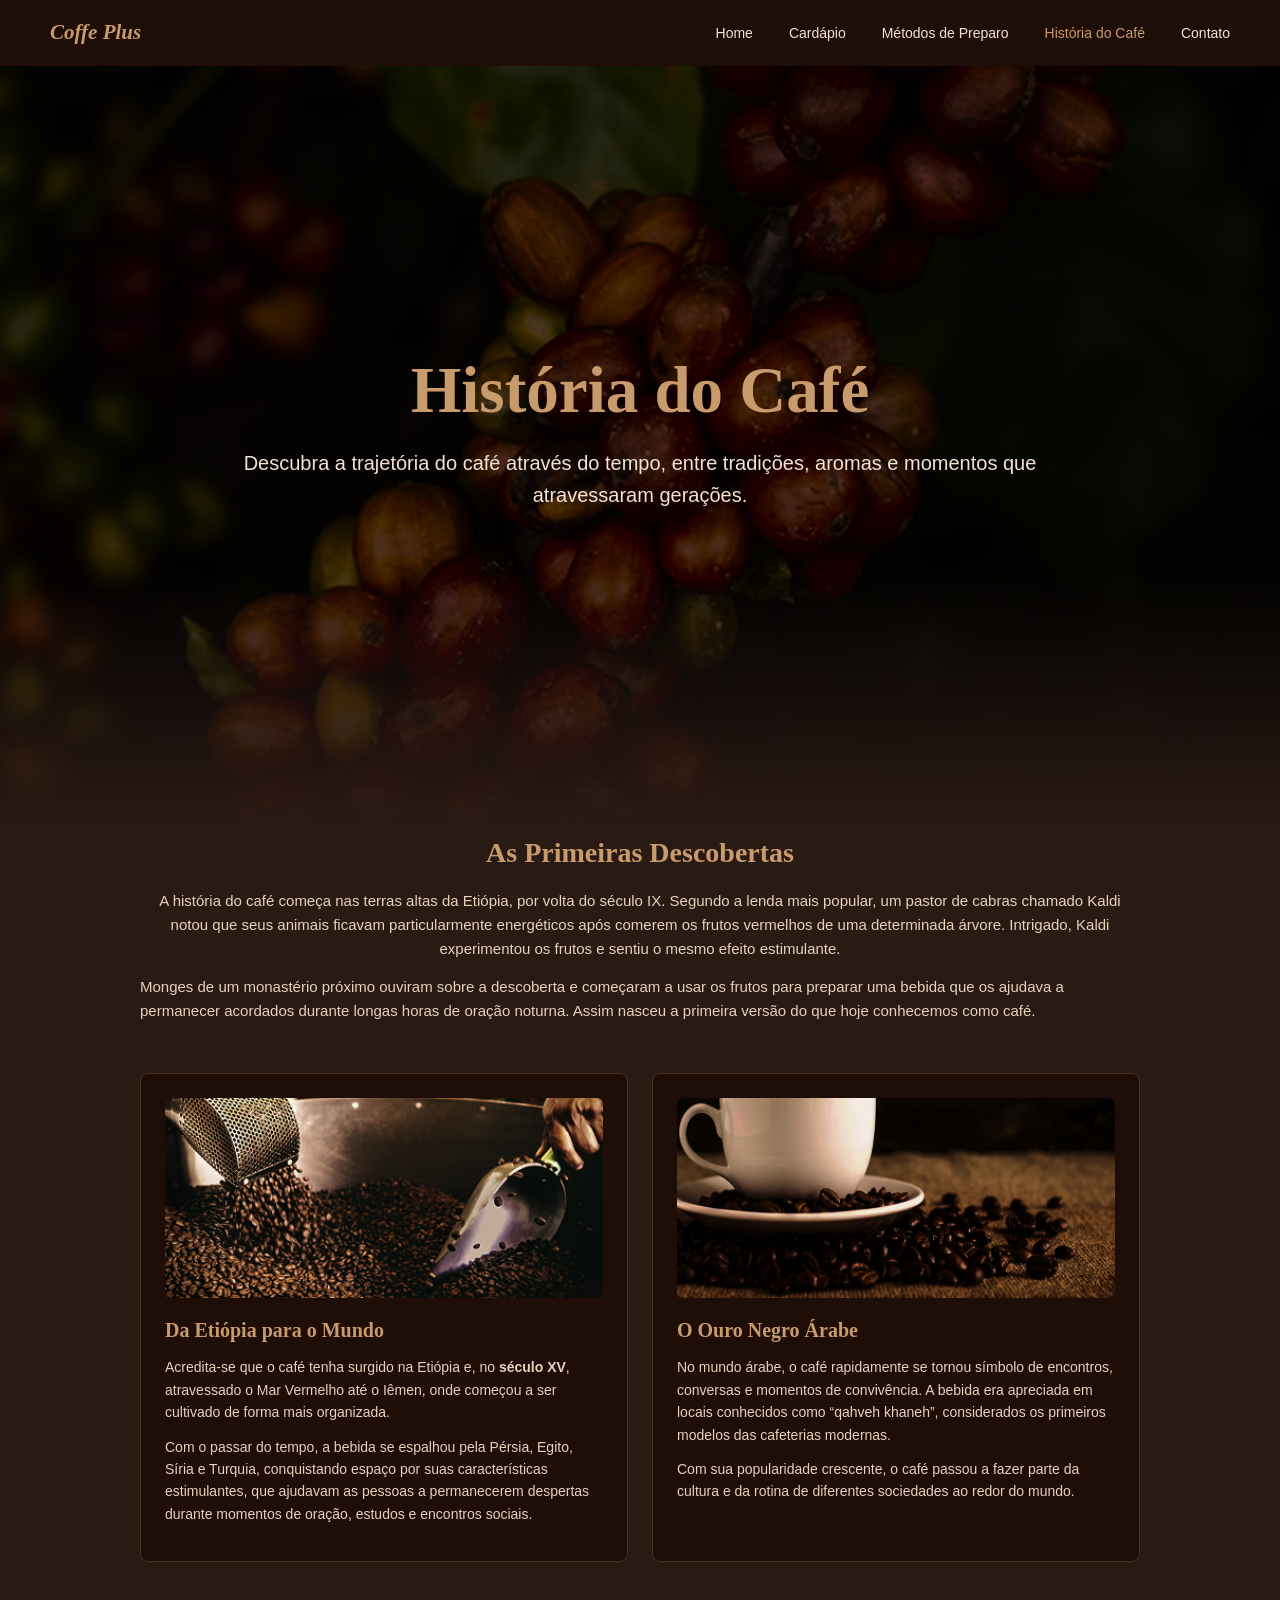
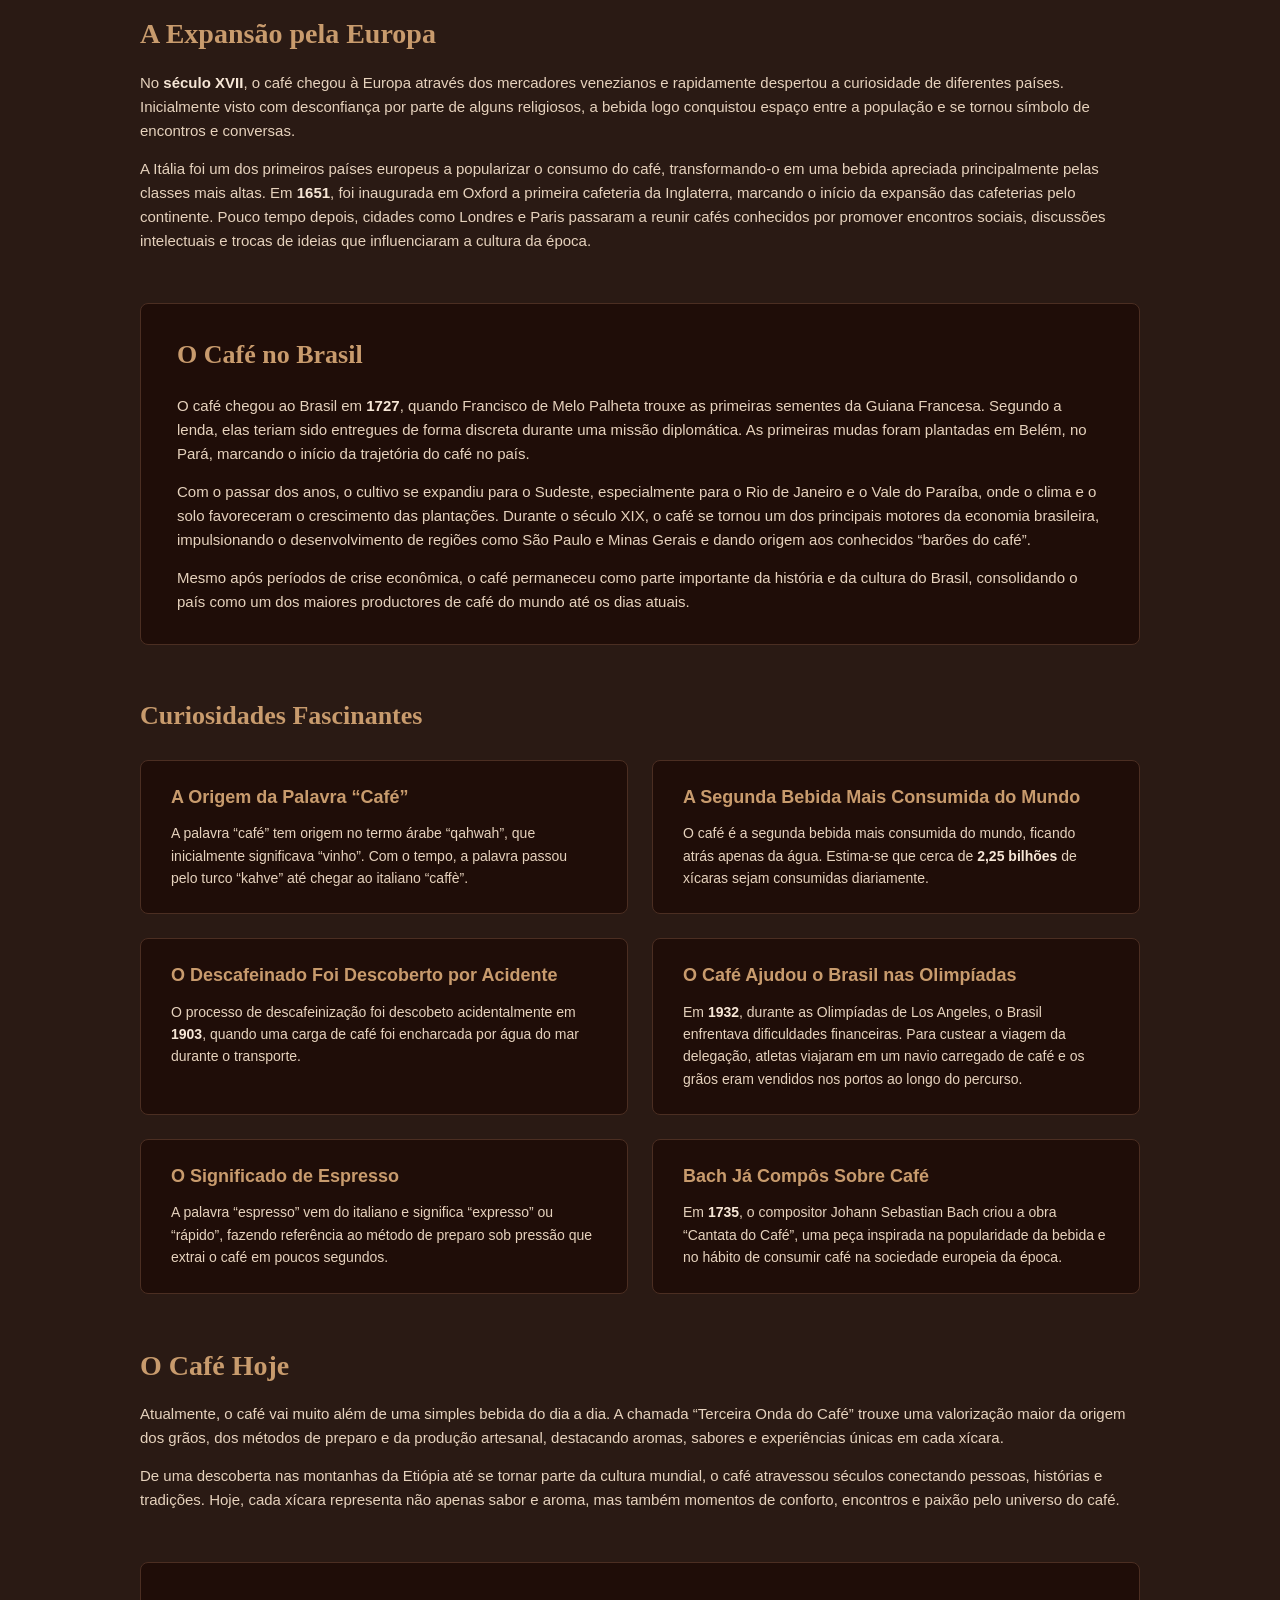
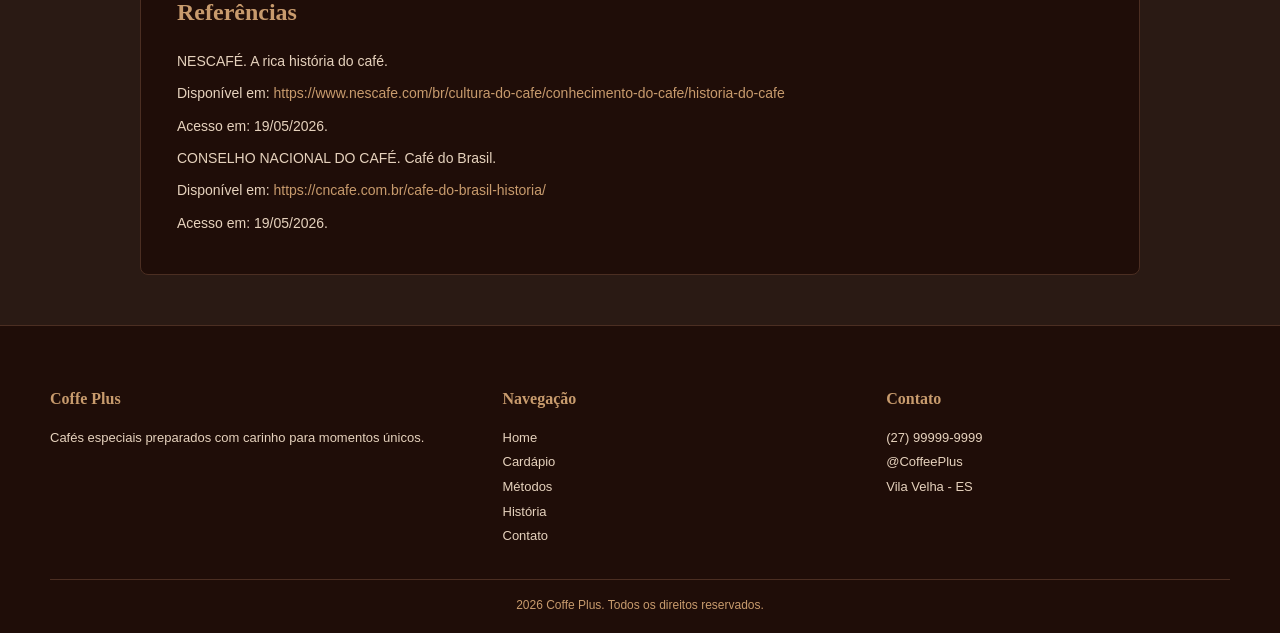
<file: CoffeePlus/historia.html>
<!DOCTYPE html>
<html lang="pt-BR">
<head>
    <meta charset="UTF-8">
    <meta name="viewport" content="width=device-width, initial-scale=1.0">
    <title>História do Café | Coffe Plus</title>

    <link rel="stylesheet" href="css/style.css">
</head>

<body>

    <header class="header">
        <div class="logo">
            <h2>Coffe Plus</h2>
        </div>

        <nav class="nav">
            <ul>
                <li><a href="index.html">Home</a></li>
                <li><a href="cardapio.html">Cardápio</a></li>
                <li><a href="preparo.html">Métodos de Preparo</a></li>
                <li><a href="historia.html" class="active">História do Café</a></li>
                <li><a href="contato.html">Contato</a></li>
            </ul>
        </nav>
    </header>

    <section class="banner">
        <img src="img/historia/imagem_banner.png" alt="História do café">

        <div class="banner-content">
            <h1>História do Café</h1>
            <p>
                Descubra a trajetória do café através do tempo, entre tradições, aromas e momentos que atravessaram gerações.
            </p>
        </div>
    </section>

    <section class="historia-bloco">
        <div class="historia-conteudo">
            <h2 class="section-title">As Primeiras Descobertas</h2>
            <p class="section-text">
                A história do café começa nas terras altas da Etiópia, por volta do século IX. Segundo a lenda mais popular, um pastor de cabras chamado Kaldi notou que seus animais ficavam particularmente energéticos após comerem os frutos vermelhos de uma determinada árvore. Intrigado, Kaldi experimentou os frutos e sentiu o mesmo efeito estimulante.
            </p>
            <p>
                Monges de um monastério próximo ouviram sobre a descoberta e começaram a usar os frutos para preparar uma bebida que os ajudava a permanecer acordados durante longas horas de oração noturna. Assim nasceu a primeira versão do que hoje conhecemos como café.
            </p>
        </div>
    </section>

    <section class="historia-secao-cards">
        <div class="cards-historia">
            
            <div class="card-historia">
                <img src="img/historia/imagem_etiopia.png" alt="Etiópia">
                <h3>Da Etiópia para o Mundo</h3>
                <p>
                    Acredita-se que o café tenha surgido na Etiópia e, no <strong>século XV</strong>, atravessado o Mar Vermelho até o Iêmen, onde começou a ser cultivado de forma mais organizada. 
                </p>
                <p>
                    Com o passar do tempo, a bebida se espalhou pela Pérsia, Egito, Síria e Turquia, conquistando espaço por suas características estimulantes, que ajudavam as pessoas a permanecerem despertas durante momentos de oração, estudos e encontros sociais.
                </p>
            </div>

            <div class="card-historia">
                <img src="img/historia/imagem_ouro.png" alt="Arábia">
                <h3>O Ouro Negro Árabe</h3>
                <p>
                    No mundo árabe, o café rapidamente se tornou símbolo de encontros, conversas e momentos de convivência. A bebida era apreciada em locais conhecidos como “qahveh khaneh”, considerados os primeiros modelos das cafeterias modernas.
                </p>
                <p>
                    Com sua popularidade crescente, o café passou a fazer parte da cultura e da rotina de diferentes sociedades ao redor do mundo.
                </p>
            </div>

        </div>
    </section>

    <section class="historia-bloco">
        <div class="historia-conteudo">
            <h3>A Expansão pela Europa</h3>
            <p>
                No <strong>século XVII</strong>, o café chegou à Europa através dos mercadores venezianos e rapidamente despertou a curiosidade de diferentes países. Inicialmente visto com desconfiança por parte de alguns religiosos, a bebida logo conquistou espaço entre a população e se tornou símbolo de encontros e conversas.
            </p>
            <p>
                A Itália foi um dos primeiros países europeus a popularizar o consumo do café, transformando-o em uma bebida apreciada principalmente pelas classes mais altas. Em <strong>1651</strong>, foi inaugurada em Oxford a primeira cafeteria da Inglaterra, marcando o início da expansão das cafeterias pelo continente. Pouco tempo depois, cidades como Londres e Paris passaram a reunir cafés conhecidos por promover encontros sociais, discussões intelectuais e trocas de ideias que influenciaram a cultura da época.
            </p>
        </div>
    </section>

    <section class="bloco-brasil">
        <div class="historia-conteudo">
            <h3>O Café no Brasil</h3>
            <p>
                O café chegou ao Brasil em <strong>1727</strong>, quando Francisco de Melo Palheta trouxe as primeiras sementes da Guiana Francesa. Segundo a lenda, elas teriam sido entregues de forma discreta durante uma missão diplomática. As primeiras mudas foram plantadas em Belém, no Pará, marcando o início da trajetória do café no país.
            </p>
            <p>
                Com o passar dos anos, o cultivo se expandiu para o Sudeste, especialmente para o Rio de Janeiro e o Vale do Paraíba, onde o clima e o solo favoreceram o crescimento das plantações. Durante o século XIX, o café se tornou um dos principais motores da economia brasileira, impulsionando o desenvolvimento de regiões como São Paulo e Minas Gerais e dando origem aos conhecidos “barões do café”.
            </p>
            <p>
                Mesmo após períodos de crise econômica, o café permaneceu como parte importante da história e da cultura do Brasil, consolidando o país como um dos maiores productores de café do mundo até os dias atuais.
            </p>
        </div>
    </section>

    <section class="bloco-destaque">
        <h3 class="curiosidades-titulo">Curiosidades Fascinantes</h3>
        
        <div class="grid-curiosidades">
            
            <div class="card-curiosidade">
                <h4>A Origem da Palavra “Café”</h4>
                <p>
                    A palavra “café” tem origem no termo árabe “qahwah”, que inicialmente significava “vinho”. Com o tempo, a palavra passou pelo turco “kahve” até chegar ao italiano “caffè”.
                </p>
            </div>

            <div class="card-curiosidade">
                <h4>A Segunda Bebida Mais Consumida do Mundo</h4>
                <p>
                    O café é a segunda bebida mais consumida do mundo, ficando atrás apenas da água. Estima-se que cerca de <strong>2,25 bilhões</strong> de xícaras sejam consumidas diariamente.
                </p>
            </div>

            <div class="card-curiosidade">
                <h4>O Descafeinado Foi Descoberto por Acidente</h4>
                <p>
                    O processo de descafeinização foi descobeto acidentalmente em <strong>1903</strong>, quando uma carga de café foi encharcada por água do mar durante o transporte.
                </p>
            </div>

            <div class="card-curiosidade">
                <h4>O Café Ajudou o Brasil nas Olimpíadas</h4>
                <p>
                    Em <strong>1932</strong>, durante as Olimpíadas de Los Angeles, o Brasil enfrentava dificuldades financeiras. Para custear a viagem da delegação, atletas viajaram em um navio carregado de café e os grãos eram vendidos nos portos ao longo do percurso.
                </p>
            </div>

            <div class="card-curiosidade">
                <h4>O Significado de Espresso</h4>
                <p>
                    A palavra “espresso” vem do italiano e significa “expresso” ou “rápido”, fazendo referência ao método de preparo sob pressão que extrai o café em poucos segundos.
                </p>
            </div>

            <div class="card-curiosidade">
                <h4>Bach Já Compôs Sobre Café</h4>
                <p>
                    Em <strong>1735</strong>, o compositor Johann Sebastian Bach criou a obra “Cantata do Café”, uma peça inspirada na popularidade da bebida e no hábito de consumir café na sociedade europeia da época.
                </p>
            </div>

        </div>
    </section>

    <section class="historia-bloco">
        <div class="historia-conteudo">
            <h3>O Café Hoje</h3>
            <p>
                Atualmente, o café vai muito além de uma simples bebida do dia a dia. A chamada “Terceira Onda do Café” trouxe uma valorização maior da origem dos grãos, dos métodos de preparo e da produção artesanal, destacando aromas, sabores e experiências únicas em cada xícara.
            </p>
            <p>
                De uma descoberta nas montanhas da Etiópia até se tornar parte da cultura mundial, o café atravessou séculos conectando pessoas, histórias e tradições. Hoje, cada xícara representa não apenas sabor e aroma, mas também momentos de conforto, encontros e paixão pelo universo do café.
            </p>
        </div>
    </section>

    <section class="referencias">
        <h3>Referências</h3>
        <ul>
            <li>NESCAFÉ. A rica história do café.</li>
            <li>
                Disponível em: 
                <a href="https://www.nescafe.com/br/cultura-do-cafe/conhecimento-do-cafe/historia-do-cafe" target="_blank">
                    https://www.nescafe.com/br/cultura-do-cafe/conhecimento-do-cafe/historia-do-cafe
                </a>
            </li>
            <li>Acesso em: 19/05/2026.</li>
            <li>CONSELHO NACIONAL DO CAFÉ. Café do Brasil.</li>
            <li>
                Disponível em:
                <a href="https://cncafe.com.br/cafe-do-brasil-historia/" target="_blank">
                    https://cncafe.com.br/cafe-do-brasil-historia/
                </a>
            </li> 
            <li>Acesso em: 19/05/2026.</li>
        </ul>
    </section>

    <footer class="footer">
        <div class="footer-grid">
            <div>
                <h3>Coffe Plus</h3>
                <p>
                    Cafés especiais preparados com carinho para momentos únicos.
                </p>
            </div>

            <div>
                <h3>Navegação</h3>
                <ul>
                    <li><a href="index.html">Home</a></li>
                    <li><a href="cardapio.html">Cardápio</a></li>
                    <li><a href="preparo.html">Métodos</a></li>
                    <li><a href="historia.html">História</a></li>
                    <li><a href="contato.html">Contato</a></li>
                </ul>
            </div>

            <div>
                <h3>Contato</h3>
                <p>(27) 99999-9999</p>
                <p>@CoffeePlus</p>
                <p>Vila Velha - ES</p>
            </div>
        </div>

        <div class="footer-bottom">
            2026 Coffe Plus. Todos os direitos reservados.
        </div>
    </footer>

</body>
</html>
</file>
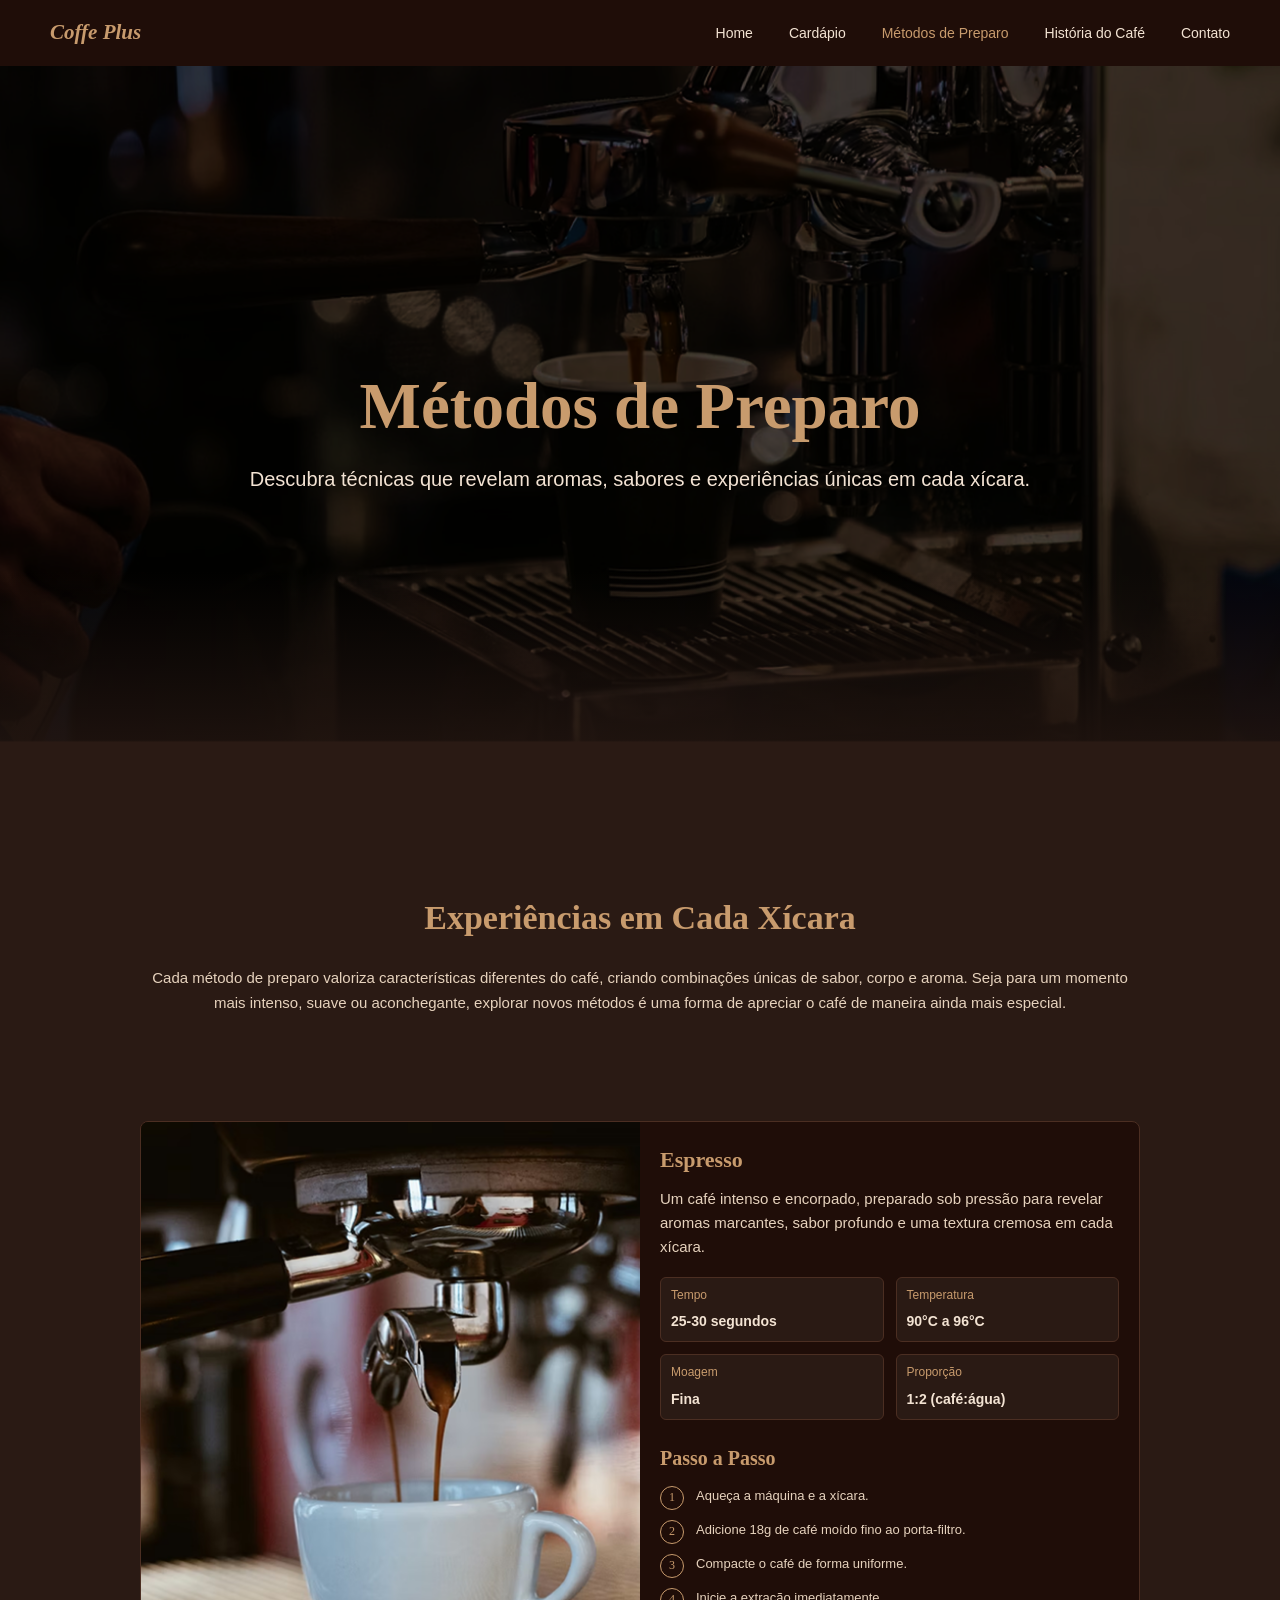
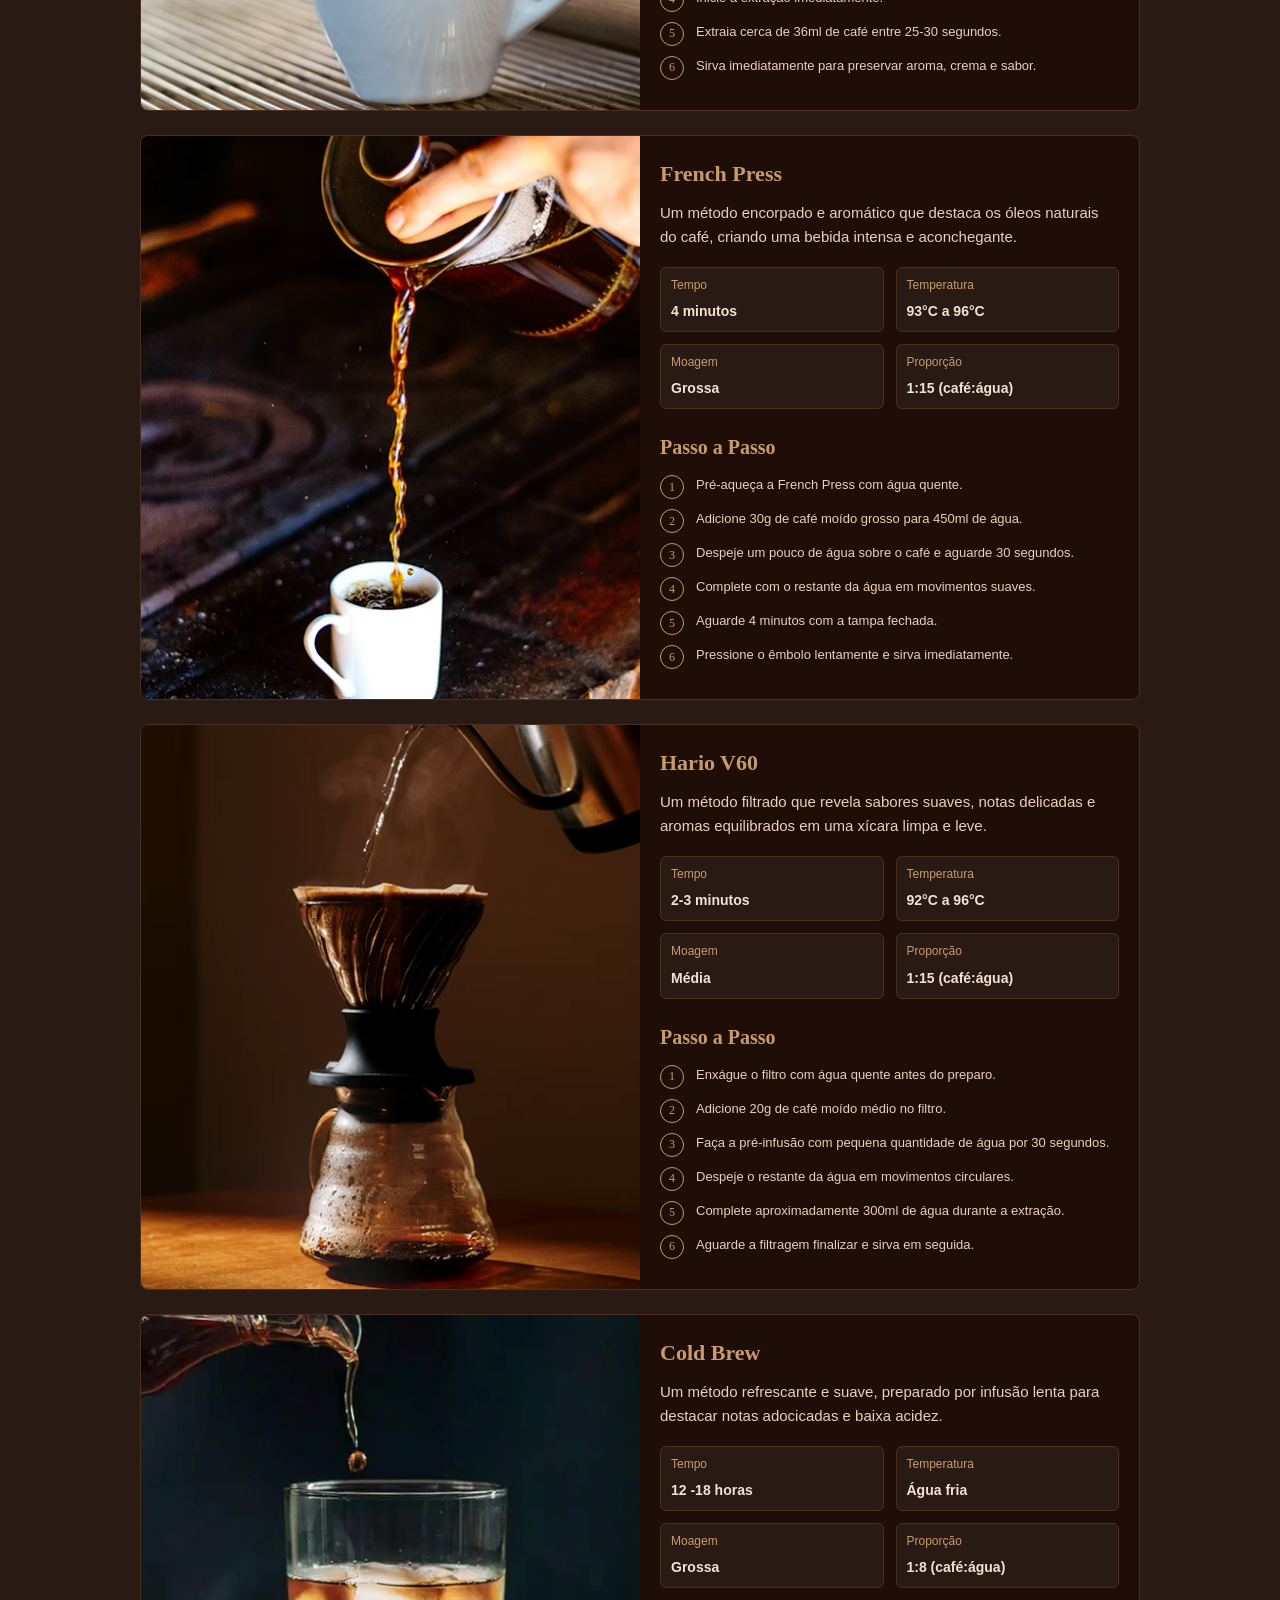
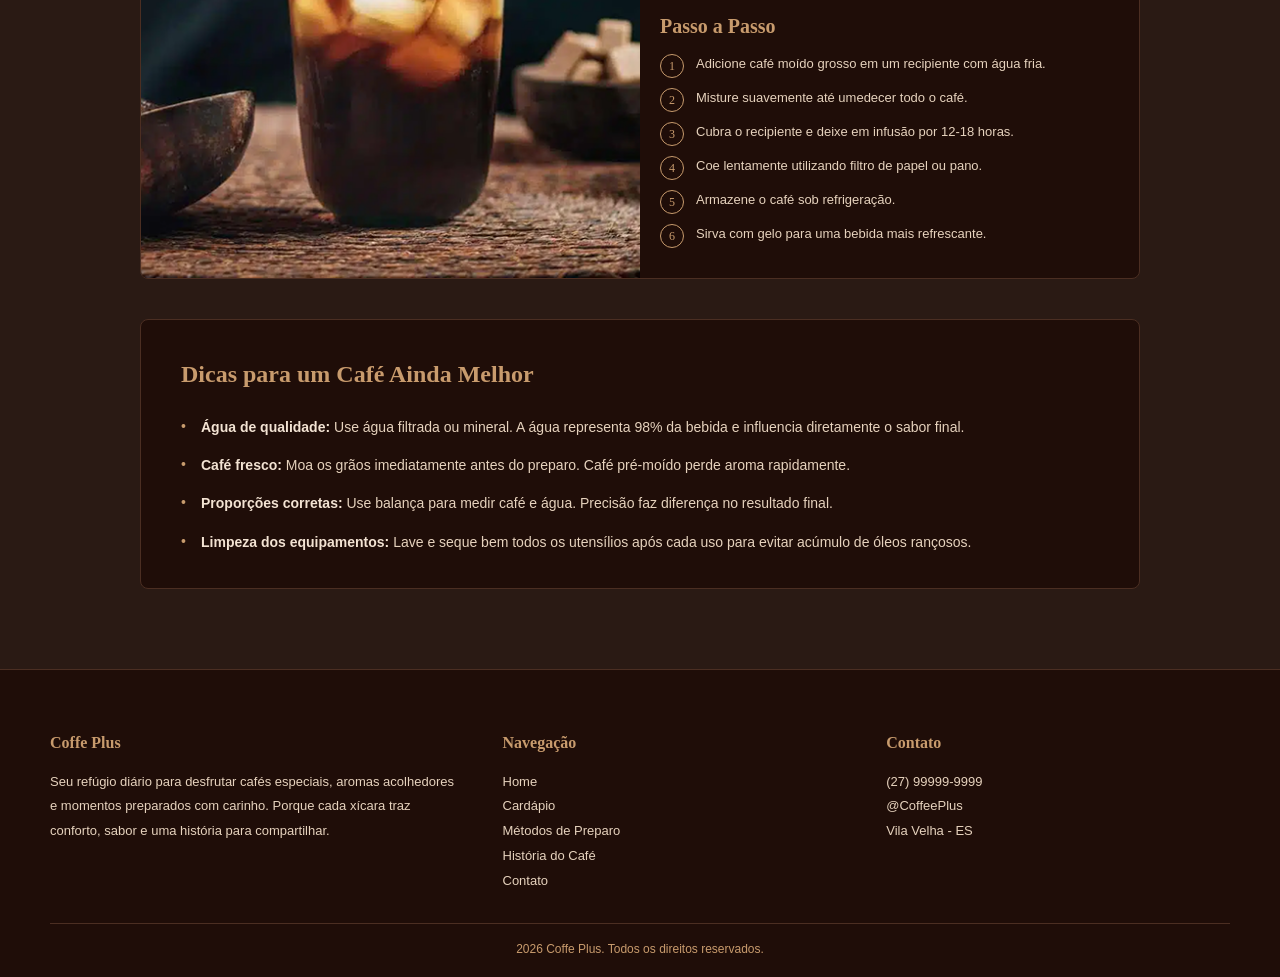
<file: CoffeePlus/preparo.html>
<!DOCTYPE html>
<html lang="pt-BR">
<head>
    <meta charset="UTF-8">
    <meta name="viewport" content="width=device-width, initial-scale=1.0">
    <title>Métodos de Preparo Cardápio | Coffe Plus</title>

    <link rel="stylesheet" href="css/style.css">
</head>

<body>

    <header class="header">
        <div class="logo">
            <h2>Coffe Plus</h2>
        </div>

        <nav class="nav">
            <ul>
                <li><a href="index.html">Home</a></li>
                <li><a href="cardapio.html">Cardápio</a></li>
                <li><a href="preparo.html" class="active">Métodos de Preparo</a></li>
                <li><a href="historia.html">História do Café</a></li>
                <li><a href="contato.html">Contato</a></li>
            </ul>
        </nav>
    </header>

    <section class="banner">
        <img src="img/preparo/imagem_banner.png" alt="Métodos de preparo">

        <div class="banner-content">
            <h1>Métodos de Preparo</h1>
            <p>
                Descubra técnicas que revelam aromas, sabores e experiências únicas em cada xícara.
            </p>
        </div>
    </section>

    <section class="section">
        <h2 class="section-title">
            Experiências em Cada Xícara
        </h2>
        <p class="section-text">
            Cada método de preparo valoriza características diferentes do café, criando combinações únicas de sabor, corpo e aroma. Seja para um momento mais intenso, suave ou aconchegante, explorar novos métodos é uma forma de apreciar o café de maneira ainda mais especial.
        </p>
    </section>

    <section class="metodo">
        <img src="img/preparo/imagem_espresso.png" alt="Espresso">

        <div class="metodo-content">
            <h2>Espresso</h2>
            <p>
                Um café intenso e encorpado, preparado sob pressão para revelar aromas marcantes, sabor profundo e uma textura cremosa em cada xícara.
            </p>

            <div class="info-grid">
                <div class="info-box">
                    <span>Tempo</span>
                    <strong>25-30 segundos</strong>
                </div>

                <div class="info-box">
                    <span>Temperatura</span>
                    <strong>90°C a 96°C</strong>
                </div>

                <div class="info-box">
                    <span>Moagem</span>
                    <strong>Fina</strong>
                </div>

                <div class="info-box">
                    <span>Proporção</span>
                    <strong>1:2 (café:água)</strong>
                </div>
            </div>

            <h3>Passo a Passo</h3>
            <ul class="passos">
                <li>Aqueça a máquina e a xícara.</li>
                <li>Adicione 18g de café moído fino ao porta-filtro.</li>
                <li>Compacte o café de forma uniforme.</li>
                <li>Inicie a extração imediatamente.</li>
                <li>Extraia cerca de 36ml de café entre 25-30 segundos.</li>
                <li>Sirva imediatamente para preservar aroma, crema e sabor.</li>
            </ul>
        </div>
    </section>

    <section class="metodo">
        <img src="img/preparo/imagem_french.png" alt="French Press">

        <div class="metodo-content">
            <h2>French Press</h2>
            <p>
                Um método encorpado e aromático que destaca os óleos naturais do café, criando uma bebida intensa e aconchegante.
            </p>

            <div class="info-grid">
                <div class="info-box">
                    <span>Tempo</span>
                    <strong>4 minutos</strong>
                </div>

                <div class="info-box">
                    <span>Temperatura</span>
                    <strong>93°C a 96°C</strong>
                </div>

                <div class="info-box">
                    <span>Moagem</span>
                    <strong>Grossa</strong>
                </div>

                <div class="info-box">
                    <span>Proporção</span>
                    <strong>1:15 (café:água)</strong>
                </div>
            </div>

            <h3>Passo a Passo</h3>
            <ul class="passos">
                <li>Pré-aqueça a French Press com água quente.</li>
                <li>Adicione 30g de café moído grosso para 450ml de água.</li>
                <li>Despeje um pouco de água sobre o café e aguarde 30 segundos.</li>
                <li>Complete com o restante da água em movimentos suaves.</li>
                <li>Aguarde 4 minutos com a tampa fechada.</li>
                <li>Pressione o êmbolo lentamente e sirva imediatamente.</li>
            </ul>
        </div>
    </section>

    <section class="metodo">
        <img src="img/preparo/imagem_hario.png" alt="Hario V60">
        
        <div class="metodo-content">
            <h2>Hario V60</h2>
            <p>
                Um método filtrado que revela sabores suaves, notas delicadas e aromas equilibrados em uma xícara limpa e leve.
            </p>

            <div class="info-grid">
                <div class="info-box">
                    <span>Tempo</span>
                    <strong>2-3 minutos</strong>
                </div>

                <div class="info-box">
                    <span>Temperatura</span>
                    <strong>92°C a 96°C</strong>
                </div>

                <div class="info-box">
                    <span>Moagem</span>
                    <strong>Média</strong>
                </div>

                <div class="info-box">
                    <span>Proporção</span>
                    <strong>1:15 (café:água)</strong>
                </div>
            </div>

            <h3>Passo a Passo</h3>
            <ul class="passos">
                <li>Enxágue o filtro com água quente antes do preparo.</li>
                <li>Adicione 20g de café moído médio no filtro.</li>
                <li>Faça a pré-infusão com pequena quantidade de água por 30 segundos.</li>
                <li>Despeje o restante da água em movimentos circulares.</li>
                <li>Complete aproximadamente 300ml de água durante a extração.</li>
                <li>Aguarde a filtragem finalizar e sirva em seguida.</li>
            </ul>
        </div>
    </section>

    <section class="metodo">
        <img src="img/preparo/imagem_cold.png" alt="Cold Brew">
        
        <div class="metodo-content">
            <h2>Cold Brew</h2>
            <p>
                Um método refrescante e suave, preparado por infusão lenta para destacar notas adocicadas e baixa acidez.
            </p>

            <div class="info-grid">
                <div class="info-box">
                    <span>Tempo</span>
                    <strong>12 -18 horas</strong>
                </div>

                <div class="info-box">
                    <span>Temperatura</span>
                    <strong>Água fria</strong>
                </div>

                <div class="info-box">
                    <span>Moagem</span>
                    <strong>Grossa</strong>
                </div>

                <div class="info-box">
                    <span>Proporção</span>
                    <strong>1:8 (café:água)</strong>
                </div>
            </div>

            <h3>Passo a Passo</h3>
            <ul class="passos">
                <li>Adicione café moído grosso em um recipiente com água fria.</li>
                <li>Misture suavemente até umedecer todo o café.</li>
                <li>Cubra o recipiente e deixe em infusão por 12-18 horas.</li>
                <li>Coe lentamente utilizando filtro de papel ou pano.</li>
                <li>Armazene o café sob refrigeração.</li>
                <li>Sirva com gelo para uma bebida mais refrescante.</li>
            </ul>
        </div>
    </section>

    <section class="dicas">
        <h2>Dicas para um Café Ainda Melhor</h2>
        <ul>
            <li><strong>Água de qualidade:</strong> Use água filtrada ou mineral. A água representa 98% da bebida e influencia diretamente o sabor final.</li>
            <li><strong>Café fresco:</strong> Moa os grãos imediatamente antes do preparo. Café pré-moído perde aroma rapidamente.</li>
            <li><strong>Proporções corretas:</strong> Use balança para medir café e água. Precisão faz diferença no resultado final.</li>
            <li><strong>Limpeza dos equipamentos:</strong> Lave e seque bem todos os utensílios após cada uso para evitar acúmulo de óleos rançosos.</li>
        </ul>
    </section>

    <footer class="footer">
        <div class="footer-grid">
            <div>
                <h3>Coffe Plus</h3>
                <p>
                    Seu refúgio diário para desfrutar cafés especiais, aromas acolhedores e momentos preparados com carinho. Porque cada xícara traz conforto, sabor e uma história para compartilhar.
                </p>
            </div>
            <div>
                <h3>Navegação</h3>
                <ul>
                    <li><a href="index.html">Home</a></li>
                    <li><a href="cardapio.html">Cardápio</a></li>
                    <li><a href="preparo.html">Métodos de Preparo</a></li>
                    <li><a href="historia.html">História do Café</a></li>
                    <li><a href="contato.html">Contato</a></li>
                </ul>
            </div>
            <div>
                <h3>Contato</h3>
                <p>(27) 99999-9999</p>
                <p>@CoffeePlus</p>
                <p>Vila Velha - ES</p>
            </div>
        </div>
        <div class="footer-bottom">
            2026 Coffe Plus. Todos os direitos reservados.
        </div>
    </footer>

</body>
</html>
</file>
<file: css/style.css>
* { margin: 0; padding: 0; box-sizing: border-box; }

@import url('https://fonts.googleapis.com/css2?family=Playfair+Display:ital,wght@0,600;1,600;1,700&family=Inter:wght@300;400;500;600&display=swap');

body {
  font-family: 'Inter', Arial, sans-serif;
  background-color: #2a1a14;
  color: #f3e3d3;
  line-height: 1.6;
  font-size: 15px;
}

h1, h2, h3 {
  font-family: 'Playfair Display', Georgia, serif;
  color: #c89b6d;
  font-style: normal;
  font-weight: 600;
}

a { color: #c89b6d; text-decoration: none; }

img { max-width: 100%; display: block; }

.header {
  background-color: #1f0d08;
  padding: 16px 50px;
  display: flex;
  align-items: center;
  justify-content: space-between;
}

.logo {
  display: flex;
  align-items: center;
  gap: 8px;
  font-family: 'Playfair Display', serif;
  font-style: normal;
  font-size: 14px;
  color: #c89b6d;
}

.logo h2 { font-style: italic; }

.logo-icon {
  width: 22px;
  height: 22px;
  background: #c89b6d;
  mask: radial-gradient(circle at 50% 60%, transparent 30%, #000 31%) center/100% 100%;
  -webkit-mask: radial-gradient(circle at 50% 60%, transparent 30%, #000 31%) center/100% 100%;
  border-radius: 4px;
}

.nav ul {
  list-style: none;
  display: flex;
  gap: 36px;
}

.nav a {
  color: #f3e3d3;
  font-size: 14px;
  font-weight: 400;
  transition: color 0.2s;
}

.nav a:hover,
.nav a.active {
  color: #c89b6d;
}

.banner {
  position: relative;
  width: 100%;
  height: 85vh;
  overflow: hidden;
  display: flex;
  justify-content: center;
  align-items: center;
}

.banner img {
  position: absolute;
  top: 0;
  left: 0;
  width: 100%;
  height: 100%;
  object-fit: cover;
  z-index: 1;
  filter: brightness(40%);
}

.banner-pequeno {
  min-height: 380px;
}

.banner::before {
  content: "";
  position: absolute;
  inset: 0;
  background: #2a1a14;
  z-index: 1;
}

.banner::after {
  content: "";
  position: absolute;
  left: 0;
  bottom: 0;
  width: 100%;
  height: 260px;
  background: linear-gradient(
    to bottom,
    rgba(66, 44, 34, 0) 0%,
    #2a1a14 100%
  );
  z-index: 2;
}

.banner-content {
  position: relative;
  z-index: 3;
  width: 100%;
  max-width: 900px;
  text-align: center;
  padding: 0 20px;
}

.banner-content h1 {
  font-size: 65px;
  line-height: 1.1;
  margin-bottom: 20px;
}

.banner-content p {
  font-size: 20px;
  line-height: 1.6;
  max-width: 800px;
  margin: 0 auto 30px auto;
}

.btn {
  display: inline-block;
  background-color: #c89b6d;
  color: #1f0d08;
  padding: 12px 26px;
  border-radius: 4px;
  font-weight: 500;
  font-size: 14px;
  border: none;
  cursor: pointer;
  transition: background-color 0.2s;
}

.btn:hover { background-color: #b3854f; }

.section {
  padding: 60px 0px;
  width: 100%;
  max-width: 1000px;
  margin: 0 auto;
  box-sizing: border-box;
}

.section-title {
  font-size: 34px;
  margin-bottom: 20px;
  color: #c89b6d;
  text-align: center;
}

.section-text {
  color: #e6d2bd;
  font-size: 15px;
  line-height: 1.7;
  margin-bottom: 45px;
  text-align: center;
}

.missao {
  background-color: #1f0d08;
  padding: 60px 0;
  width: 100%;
}

.missao-conteudo {
  width: 100%;
  max-width: 1000px;
  margin: 0 auto;
  padding: 0;
  box-sizing: border-box;
}

.missao .section-title {
  text-align: center;
  margin-bottom: 20px;
}

.missao-text {
  color: #e6d2bd;
  font-size: 15px;
  line-height: 1.7;
  max-width: 100%;
  margin: 0 0 45px 0;
  text-align: center;
}

.stats {
  display: flex;
  justify-content: flex-start;
  gap: 80px;
  margin-top: 30px;
  flex-wrap: wrap;
}
.cards-grid {
  display: grid;
  grid-template-columns: repeat(3, 1fr);
  gap: 24px;
}

.card {
  position: relative;
  border-radius: 6px;
  overflow: hidden;
  height: 320px;
  background-color: #1f0d08;
  box-shadow: 0 2px 8px rgba(0,0,0,0.3);
}

.card img {
  width: 100%;
  height: 100%;
  object-fit: cover;
  position: absolute;
  inset: 0;
  background-color: #2e1a12;
}

.card::after {
  content: "";
  position: absolute;
  left: 0;
  bottom: 0;
  width: 100%;
  height: 65%;
  background: linear-gradient(
    to top,
    #2a1a14 0%,
    #2a1a14 55%,
    transparent 100%
  );
  z-index: 1;
}

.card-body {
  position: absolute;
  inset: 0;
  z-index: 2;
  padding: 20px;
  display: flex;
  flex-direction: column;
  justify-content: flex-end;
}

.card-body h3 {
  font-size: 22px;
  margin-bottom: 8px;
}

.card-body p {
  font-size: 13px;
  color: #e6d2bd;
  margin-bottom: 10px;
}

.card-body a { font-size: 13px; font-weight: 500; }

.subsection-title {
  font-size: 28px;
  margin: 20px 0 8px 0;
  padding-top: 30px;
  border-top: 1px solid #4b2e22;
}

.subsection-text {
  color: #e6d2bd;
  margin-bottom: 30px;
  max-width: 640px;
}

.missao {
  background-color: #1f0d08;
  padding: 70px 20px;
  text-align: center;
}

.stats {
  display: flex;
  justify-content: center;
  gap: 80px;
  margin-top: 30px;
  flex-wrap: wrap;
}

.stat-num {
  font-family: 'Playfair Display', serif;
  font-style: italic;
  color: #c89b6d;
  font-size: 42px;
  line-height: 1;
}

.stat-label {
  color: #e6d2bd;
  font-size: 14px;
  margin-top: 6px;
}

.intro-bloco {
  margin-bottom: 40px;
}

.intro-bloco h2 {
  font-size: 28px;
  margin-bottom: 12px;
}

.intro-bloco p {
  color: #e6d2bd;
  max-width: 760px;
}

.metodo {
  display: grid;
  grid-template-columns: 1fr 1fr;
  gap: 0;
  background-color: #1f0d08;
  border: 1px solid #4b2e22;
  border-radius: 8px;
  max-width: 1000px;
  margin: 0 auto 24px auto;
  overflow: hidden;
}

.metodo img {
  width: 100%;
  height: 100%;
  object-fit: cover;
  background-color: #2e1a12;
  min-height: 220px;
}

.metodo-content { padding: 20px; }

.metodo-content h2 {
  font-size: 22px;
  margin-bottom: 10px;
}

.metodo-content > p {
  color: #e6d2bd;
  margin-bottom: 18px;
}

.info-grid {
  display: grid;
  grid-template-columns: 1fr 1fr;
  gap: 12px;
  margin-bottom: 22px;
}

.info-box {
  background-color: #2a1a14;
  border: 1px solid #4b2e22;
  border-radius: 6px;
  padding: 8px 10px;
}

.info-box span {
  display: block;
  color: #c89b6d;
  font-size: 12px;
  margin-bottom: 4px;
}

.info-box strong {
  color: #f3e3d3;
  font-size: 14px;
}

.metodo-content h3 {
  font-size: 20px;
  margin-bottom: 12px;
}

.passos {
  list-style: none;
  padding: 0;
}

.passos li {
  display: flex;
  align-items: flex-start;
  gap: 12px;
  margin-bottom: 10px;
  font-size: 13px;
  color: #e6d2bd;
}

.passos li::before {
  content: counter(passo);
  counter-increment: passo;
  display: inline-flex;
  align-items: center;
  justify-content: center;
  flex-shrink: 0;
  width: 22px;
  height: 22px;
  border-radius: 50%;
  border: 1px solid #c89b6d;
  color: #c89b6d;
  font-size: 12px;
  font-family: 'Playfair Display', serif;
}

.passos { counter-reset: passo; }

.dicas {
  background-color: #1f0d08;
  border: 1px solid #4b2e22;
  border-radius: 8px;
  padding: 35px 40px;
  max-width: 1000px;
  margin: 40px auto 80px auto;
}

.dicas h2 {
  font-size: 24px;
  margin-bottom: 22px;
}

.dicas ul { list-style: none; }

.dicas ul li {
  position: relative;
  padding-left: 20px;
  margin-bottom: 16px;
  font-size: 14px;
  color: #e6d2bd;
  line-height: 1.6;
}

.dicas ul li:last-child { margin-bottom: 0; }

.dicas ul li::before {
  content: "•";
  position: absolute;
  left: 0;
  top: -1px;
  color: #c89b6d;
}

.dicas ul li strong { color: #f3e3d3; }

.historia-bloco, 
.historia-secao-cards, 
.bloco-destaque, 
.referencias {
  width: 100%;
  max-width: 1000px;
  margin: 0 auto 50px auto;
  box-sizing: border-box;
}

.historia-conteudo {
  width: 100%;
  text-align: left;
}

.bloco-brasil {
  background-color: #1f0d08;
  border: 1px solid #4b2e22;
  border-radius: 8px;
  padding: 30px 36px;
  width: 100%;
  max-width: 1000px;
  margin: 0 auto 50px auto;
  box-sizing: border-box;
}

.bloco-brasil h3 {
  font-size: 26px;                      
  margin-top: 0;
  margin-bottom: 18px;
  color: #c89b6d;
}

.bloco-brasil p {
  color: #e6d2bd;
  font-size: 15px;
  line-height: 1.6;
  margin-bottom: 14px;
}

.bloco-brasil p:last-child {
  margin-bottom: 0;
}

.bloco-brasil strong {
  color: #f7e7d7;
}

.historia-bloco h2, 
.historia-bloco h3 {
  font-size: 28px;
  margin-bottom: 14px;
  color: #c89b6d;
}

.historia-bloco p {
  color: #e6d2bd;
  margin-bottom: 14px;
  line-height: 1.6;
}

.historia-bloco strong { color: #f7e7d7; }

.cards-historia {
  display: grid;
  grid-template-columns: repeat(2, 1fr);
  gap: 24px;
  width: 100%;
}

.card-historia {
  background-color: #1f0d08;
  border: 1px solid #4b2e22;
  border-radius: 8px;
  padding: 24px;
  box-sizing: border-box;
}

.card-historia img {
  width: 100%;
  height: 200px;
  object-fit: cover;
  border-radius: 6px;
  background-color: #2e1a12;
  margin-bottom: 16px;
}

.card-historia h3 {
  font-size: 20px;
  margin-bottom: 10px;
  color: #c89b6d;
}

.card-historia p {
  color: #e6d2bd;
  font-size: 14px;
  line-height: 1.6;
  margin-bottom: 12px;
}

.bloco-destaque {
  width: 100%;
  max-width: 1000px;
  margin: 0 auto 50px auto;
  box-sizing: border-box;
}

.bloco-destaque h3 { 
  font-size: 26px; 
  margin-bottom: 24px; 
  color: #c89b6d;
  text-align: left;
}

.grid-curiosidades {
  display: grid;
  grid-template-columns: repeat(2, 1fr);
  gap: 24px;
  width: 100%;
}

.card-curiosidade {
  background-color: #1f0d08;
  border: 1px solid #4b2e22;
  border-radius: 8px;
  padding: 24px 30px;
  box-sizing: border-box;
  display: flex;
  flex-direction: column;
}

.card-curiosidade h4 {
  font-size: 18px;
  color: #c89b6d;
  margin-top: 0;
  margin-bottom: 12px;
  line-height: 1.4;
}

.card-curiosidade p { 
  color: #e6d2bd; 
  font-size: 14px;
  line-height: 1.6;
  margin: 0;
}

.card-curiosidade strong { color: #f7e7d7; }

.referencias {
  background-color: #1f0d08;
  border: 1px solid #4b2e22;
  padding: 30px 36px;
  border-radius: 8px;
  font-size: 14px;
}

.referencias h3 { 
  font-size: 24px; 
  margin-bottom: 18px; 
  color: #c89b6d;
}

.referencias ul { 
  list-style: none; 
  padding-left: 0; 
}

.referencias li { 
  margin-bottom: 10px; 
  color: #e6d2bd; 
  line-height: 1.6; 
}

.referencias a {
  color: #c89b6d;
  text-decoration: none;
}

.referencias a:hover {
  text-decoration: underline;
}

.contato-form-col .subsection-title {
  font-size: 26px;
  margin-bottom: 10px;
  border-top: none;
  padding-top: 0;
}

.contato-form-col .subsection-text {
  color: #e6d2bd;
  margin-bottom: 24px;
  max-width: 100%;
}

.contato-form {
  background-color: #1f0d08;
  border: 1px solid #4b2e22;
  padding: 28px;
  border-radius: 8px;
}

.contato-form label {
  display: block;
  margin-top: 14px;
  margin-bottom: 6px;
  color: #c89b6d;
  font-size: 13px;
}

.contato-form input,
.contato-form textarea {
  width: 100%;
  padding: 10px 12px;
  border: 1px solid #4b2e22;
  border-radius: 4px;
  background-color: #2a1a14;
  color: #f3e3d3;
  font-family: inherit;
  font-size: 14px;
}

.contato-form button { margin-top: 22px; }

.contato-grid {
  display: grid;
  grid-template-columns: 1fr 1fr;
  gap: 28px;
  margin-top: 40px;
  align-items: start;
}

.info-bloco {
  background-color: #1f0d08;
  border: 1px solid #4b2e22;
  border-radius: 8px;
  padding: 24px;
}

.info-bloco h3 {
  font-size: 20px;
  margin-bottom: 18px;
  font-style: italic;
}

.info-lista {
  list-style: none;
  display: flex;
  flex-direction: column;
  gap: 14px;
}

.info-lista li {
  display: flex;
  align-items: flex-start;
  gap: 12px;
  font-size: 14px;
  color: #e6d2bd;
}

.info-icone {
  font-size: 18px;
  line-height: 1;
  margin-top: 2px;
}

.info-lista li strong {
  display: block;
  color: #f3e3d3;
  font-size: 13px;
  margin-bottom: 2px;
}

.info-lista li p {
  margin: 0;
  color: #e6d2bd;
}

.horario-lista {
  list-style: none;
  display: flex;
  flex-direction: column;
  gap: 10px;
}

.horario-lista li {
  display: flex;
  justify-content: space-between;
  align-items: center;
  font-size: 14px;
  color: #e6d2bd;
  padding-bottom: 8px;
  border-bottom: 1px solid #4b2e22;
}

.horario-lista li:last-child {
  border-bottom: none;
  padding-bottom: 0;
}

.horario-lista li span {
  color: #c89b6d;
}

.horario-lista li strong {
  color: #f3e3d3;
  font-weight: 500;
}

.funcionario-mes {
  display: grid;
  grid-template-columns: 280px 1fr;
  gap: 36px;
  align-items: center;
  background-color: #1f0d08;
  border: 1px solid #4b2e22;
  border-radius: 8px;
  padding: 36px;
  margin-top: 50px;
}

.funcionario-img {
  width: 100%;
  aspect-ratio: 1 / 1;
  background-color: #2e1a12;
  border-radius: 8px;
}

.funcionario-texto h2 {
  font-size: 26px;
  margin-bottom: 14px;
}

.funcionario-texto p {
  color: #e6d2bd;
  font-size: 15px;
  margin-bottom: 10px;
}

.footer {
  background-color: #1f0d08;
  padding: 60px 50px 18px 50px;
  margin-top: 0;
  border-top: 1px solid #4b2e22;
}

.footer-grid {
  display: grid;
  grid-template-columns: 1.2fr 1fr 1fr;
  gap: 40px;
  max-width: 1180px;
  margin: 0 auto;
}

.footer .logo { margin-bottom: 14px; }

.footer h3 {
  font-size: 16px;
  margin-bottom: 14px;
  font-style: normal;
}

.footer p, .footer a, .footer li {
  font-size: 13px;
  color: #e6d2bd;
  line-height: 1.9;
}

.footer ul { list-style: none; }

.footer-bottom {
  text-align: center;
  font-size: 12px;
  margin-top: 30px;
  padding-top: 16px;
  border-top: 1px solid #4b2e22;
  color: #c89b6d;
  max-width: 1180px;
  margin-left: auto;
  margin-right: auto;
}
</file>
<file: CoffeePlus/css/style.css>
* { margin: 0; padding: 0; box-sizing: border-box; }

@import url('https://fonts.googleapis.com/css2?family=Playfair+Display:ital,wght@0,600;1,600;1,700&family=Inter:wght@300;400;500;600&display=swap');

body {
  font-family: 'Inter', Arial, sans-serif;
  background-color: #2a1a14;
  color: #f3e3d3;
  line-height: 1.6;
  font-size: 15px;
}

h1, h2, h3 {
  font-family: 'Playfair Display', Georgia, serif;
  color: #c89b6d;
  font-style: normal;
  font-weight: 600;
}

a { color: #c89b6d; text-decoration: none; }

img { max-width: 100%; display: block; }

.header {
  background-color: #1f0d08;
  padding: 16px 50px;
  display: flex;
  align-items: center;
  justify-content: space-between;
}

.logo {
  display: flex;
  align-items: center;
  gap: 8px;
  font-family: 'Playfair Display', serif;
  font-style: normal;
  font-size: 14px;
  color: #c89b6d;
}

.logo h2 { font-style: italic; }

.logo-icon {
  width: 22px;
  height: 22px;
  background: #c89b6d;
  mask: radial-gradient(circle at 50% 60%, transparent 30%, #000 31%) center/100% 100%;
  -webkit-mask: radial-gradient(circle at 50% 60%, transparent 30%, #000 31%) center/100% 100%;
  border-radius: 4px;
}

.nav ul {
  list-style: none;
  display: flex;
  gap: 36px;
}

.nav a {
  color: #f3e3d3;
  font-size: 14px;
  font-weight: 400;
  transition: color 0.2s;
}

.nav a:hover,
.nav a.active {
  color: #c89b6d;
}

.banner {
  position: relative;
  width: 100%;
  height: 85vh;
  overflow: hidden;
  display: flex;
  justify-content: center;
  align-items: center;
}

.banner img {
  position: absolute;
  top: 0;
  left: 0;
  width: 100%;
  height: 100%;
  object-fit: cover;
  z-index: 1;
  filter: brightness(40%);
}

.banner-pequeno {
  min-height: 380px;
}

.banner::before {
  content: "";
  position: absolute;
  inset: 0;
  background: #2a1a14;
  z-index: 1;
}

.banner::after {
  content: "";
  position: absolute;
  left: 0;
  bottom: 0;
  width: 100%;
  height: 260px;
  background: linear-gradient(
    to bottom,
    rgba(66, 44, 34, 0) 0%,
    #2a1a14 100%
  );
  z-index: 2;
}

.banner-content {
  position: relative;
  z-index: 3;
  width: 100%;
  max-width: 900px;
  text-align: center;
  padding: 0 20px;
}

.banner-content h1 {
  font-size: 65px;
  line-height: 1.1;
  margin-bottom: 20px;
}

.banner-content p {
  font-size: 20px;
  line-height: 1.6;
  max-width: 800px;
  margin: 0 auto 30px auto;
}

.btn {
  display: inline-block;
  background-color: #c89b6d;
  color: #1f0d08;
  padding: 12px 26px;
  border-radius: 4px;
  font-weight: 500;
  font-size: 14px;
  border: none;
  cursor: pointer;
  transition: background-color 0.2s;
}

.btn:hover { background-color: #b3854f; }

.section {
  padding: 60px 0px;
  width: 100%;
  max-width: 1000px;
  margin: 0 auto;
  box-sizing: border-box;
}

.section-title {
  font-size: 34px;
  margin-bottom: 20px;
  color: #c89b6d;
  text-align: center;
}

.section-text {
  color: #e6d2bd;
  font-size: 15px;
  line-height: 1.7;
  margin-bottom: 45px;
  text-align: center;
}

.missao {
  background-color: #1f0d08;
  padding: 60px 0;
  width: 100%;
}

.missao-conteudo {
  width: 100%;
  max-width: 1000px;
  margin: 0 auto;
  padding: 0;
  box-sizing: border-box;
}

.missao .section-title {
  text-align: center;
  margin-bottom: 20px;
}

.missao-text {
  color: #e6d2bd;
  font-size: 15px;
  line-height: 1.7;
  max-width: 100%;
  margin: 0 0 45px 0;
  text-align: center;
}

.stats {
  display: flex;
  justify-content: flex-start;
  gap: 80px;
  margin-top: 30px;
  flex-wrap: wrap;
}
.cards-grid {
  display: grid;
  grid-template-columns: repeat(3, 1fr);
  gap: 24px;
}

.card {
  position: relative;
  border-radius: 6px;
  overflow: hidden;
  height: 320px;
  background-color: #1f0d08;
  box-shadow: 0 2px 8px rgba(0,0,0,0.3);
}

.card img {
  width: 100%;
  height: 100%;
  object-fit: cover;
  position: absolute;
  inset: 0;
  background-color: #2e1a12;
}

.card::after {
  content: "";
  position: absolute;
  left: 0;
  bottom: 0;
  width: 100%;
  height: 65%;
  background: linear-gradient(
    to top,
    #2a1a14 0%,
    #2a1a14 55%,
    transparent 100%
  );
  z-index: 1;
}

.card-body {
  position: absolute;
  inset: 0;
  z-index: 2;
  padding: 20px;
  display: flex;
  flex-direction: column;
  justify-content: flex-end;
}

.card-body h3 {
  font-size: 22px;
  margin-bottom: 8px;
}

.card-body p {
  font-size: 13px;
  color: #e6d2bd;
  margin-bottom: 10px;
}

.card-body a { font-size: 13px; font-weight: 500; }

.subsection-title {
  font-size: 28px;
  margin: 20px 0 8px 0;
  padding-top: 30px;
  border-top: 1px solid #4b2e22;
}

.subsection-text {
  color: #e6d2bd;
  margin-bottom: 30px;
  max-width: 640px;
}

.missao {
  background-color: #1f0d08;
  padding: 70px 20px;
  text-align: center;
}

.stats {
  display: flex;
  justify-content: center;
  gap: 80px;
  margin-top: 30px;
  flex-wrap: wrap;
}

.stat-num {
  font-family: 'Playfair Display', serif;
  font-style: italic;
  color: #c89b6d;
  font-size: 42px;
  line-height: 1;
}

.stat-label {
  color: #e6d2bd;
  font-size: 14px;
  margin-top: 6px;
}

.intro-bloco {
  margin-bottom: 40px;
}

.intro-bloco h2 {
  font-size: 28px;
  margin-bottom: 12px;
}

.intro-bloco p {
  color: #e6d2bd;
  max-width: 760px;
}

.metodo {
  display: grid;
  grid-template-columns: 1fr 1fr;
  gap: 0;
  background-color: #1f0d08;
  border: 1px solid #4b2e22;
  border-radius: 8px;
  max-width: 1000px;
  margin: 0 auto 24px auto;
  overflow: hidden;
}

.metodo img {
  width: 100%;
  height: 100%;
  object-fit: cover;
  background-color: #2e1a12;
  min-height: 220px;
}

.metodo-content { padding: 20px; }

.metodo-content h2 {
  font-size: 22px;
  margin-bottom: 10px;
}

.metodo-content > p {
  color: #e6d2bd;
  margin-bottom: 18px;
}

.info-grid {
  display: grid;
  grid-template-columns: 1fr 1fr;
  gap: 12px;
  margin-bottom: 22px;
}

.info-box {
  background-color: #2a1a14;
  border: 1px solid #4b2e22;
  border-radius: 6px;
  padding: 8px 10px;
}

.info-box span {
  display: block;
  color: #c89b6d;
  font-size: 12px;
  margin-bottom: 4px;
}

.info-box strong {
  color: #f3e3d3;
  font-size: 14px;
}

.metodo-content h3 {
  font-size: 20px;
  margin-bottom: 12px;
}

.passos {
  list-style: none;
  padding: 0;
}

.passos li {
  display: flex;
  align-items: flex-start;
  gap: 12px;
  margin-bottom: 10px;
  font-size: 13px;
  color: #e6d2bd;
}

.passos li::before {
  content: counter(passo);
  counter-increment: passo;
  display: inline-flex;
  align-items: center;
  justify-content: center;
  flex-shrink: 0;
  width: 22px;
  height: 22px;
  border-radius: 50%;
  border: 1px solid #c89b6d;
  color: #c89b6d;
  font-size: 12px;
  font-family: 'Playfair Display', serif;
}

.passos { counter-reset: passo; }

.dicas {
  background-color: #1f0d08;
  border: 1px solid #4b2e22;
  border-radius: 8px;
  padding: 35px 40px;
  max-width: 1000px;
  margin: 40px auto 80px auto;
}

.dicas h2 {
  font-size: 24px;
  margin-bottom: 22px;
}

.dicas ul { list-style: none; }

.dicas ul li {
  position: relative;
  padding-left: 20px;
  margin-bottom: 16px;
  font-size: 14px;
  color: #e6d2bd;
  line-height: 1.6;
}

.dicas ul li:last-child { margin-bottom: 0; }

.dicas ul li::before {
  content: "•";
  position: absolute;
  left: 0;
  top: -1px;
  color: #c89b6d;
}

.dicas ul li strong { color: #f3e3d3; }

.historia-bloco, 
.historia-secao-cards, 
.bloco-destaque, 
.referencias {
  width: 100%;
  max-width: 1000px;
  margin: 0 auto 50px auto;
  box-sizing: border-box;
}

.historia-conteudo {
  width: 100%;
  text-align: left;
}

.bloco-brasil {
  background-color: #1f0d08;
  border: 1px solid #4b2e22;
  border-radius: 8px;
  padding: 30px 36px;
  width: 100%;
  max-width: 1000px;
  margin: 0 auto 50px auto;
  box-sizing: border-box;
}

.bloco-brasil h3 {
  font-size: 26px;                      
  margin-top: 0;
  margin-bottom: 18px;
  color: #c89b6d;
}

.bloco-brasil p {
  color: #e6d2bd;
  font-size: 15px;
  line-height: 1.6;
  margin-bottom: 14px;
}

.bloco-brasil p:last-child {
  margin-bottom: 0;
}

.bloco-brasil strong {
  color: #f7e7d7;
}

.historia-bloco h2, 
.historia-bloco h3 {
  font-size: 28px;
  margin-bottom: 14px;
  color: #c89b6d;
}

.historia-bloco p {
  color: #e6d2bd;
  margin-bottom: 14px;
  line-height: 1.6;
}

.historia-bloco strong { color: #f7e7d7; }

.cards-historia {
  display: grid;
  grid-template-columns: repeat(2, 1fr);
  gap: 24px;
  width: 100%;
}

.card-historia {
  background-color: #1f0d08;
  border: 1px solid #4b2e22;
  border-radius: 8px;
  padding: 24px;
  box-sizing: border-box;
}

.card-historia img {
  width: 100%;
  height: 200px;
  object-fit: cover;
  border-radius: 6px;
  background-color: #2e1a12;
  margin-bottom: 16px;
}

.card-historia h3 {
  font-size: 20px;
  margin-bottom: 10px;
  color: #c89b6d;
}

.card-historia p {
  color: #e6d2bd;
  font-size: 14px;
  line-height: 1.6;
  margin-bottom: 12px;
}

.bloco-destaque {
  width: 100%;
  max-width: 1000px;
  margin: 0 auto 50px auto;
  box-sizing: border-box;
}

.bloco-destaque h3 { 
  font-size: 26px; 
  margin-bottom: 24px; 
  color: #c89b6d;
  text-align: left;
}

.grid-curiosidades {
  display: grid;
  grid-template-columns: repeat(2, 1fr);
  gap: 24px;
  width: 100%;
}

.card-curiosidade {
  background-color: #1f0d08;
  border: 1px solid #4b2e22;
  border-radius: 8px;
  padding: 24px 30px;
  box-sizing: border-box;
  display: flex;
  flex-direction: column;
}

.card-curiosidade h4 {
  font-size: 18px;
  color: #c89b6d;
  margin-top: 0;
  margin-bottom: 12px;
  line-height: 1.4;
}

.card-curiosidade p { 
  color: #e6d2bd; 
  font-size: 14px;
  line-height: 1.6;
  margin: 0;
}

.card-curiosidade strong { color: #f7e7d7; }

.referencias {
  background-color: #1f0d08;
  border: 1px solid #4b2e22;
  padding: 30px 36px;
  border-radius: 8px;
  font-size: 14px;
}

.referencias h3 { 
  font-size: 24px; 
  margin-bottom: 18px; 
  color: #c89b6d;
}

.referencias ul { 
  list-style: none; 
  padding-left: 0; 
}

.referencias li { 
  margin-bottom: 10px; 
  color: #e6d2bd; 
  line-height: 1.6; 
}

.referencias a {
  color: #c89b6d;
  text-decoration: none;
}

.referencias a:hover {
  text-decoration: underline;
}

.contato-form-col .subsection-title {
  font-size: 26px;
  margin-bottom: 10px;
  border-top: none;
  padding-top: 0;
}

.contato-form-col .subsection-text {
  color: #e6d2bd;
  margin-bottom: 24px;
  max-width: 100%;
}

.contato-form {
  background-color: #1f0d08;
  border: 1px solid #4b2e22;
  padding: 28px;
  border-radius: 8px;
}

.contato-form label {
  display: block;
  margin-top: 14px;
  margin-bottom: 6px;
  color: #c89b6d;
  font-size: 13px;
}

.contato-form input,
.contato-form textarea {
  width: 100%;
  padding: 10px 12px;
  border: 1px solid #4b2e22;
  border-radius: 4px;
  background-color: #2a1a14;
  color: #f3e3d3;
  font-family: inherit;
  font-size: 14px;
}

.contato-form button { margin-top: 22px; }

.contato-grid {
  display: grid;
  grid-template-columns: 1fr 1fr;
  gap: 28px;
  margin-top: 40px;
  align-items: start;
}

.info-bloco {
  background-color: #1f0d08;
  border: 1px solid #4b2e22;
  border-radius: 8px;
  padding: 24px;
}

.info-bloco h3 {
  font-size: 20px;
  margin-bottom: 18px;
  font-style: italic;
}

.info-lista {
  list-style: none;
  display: flex;
  flex-direction: column;
  gap: 14px;
}

.info-lista li {
  display: flex;
  align-items: flex-start;
  gap: 12px;
  font-size: 14px;
  color: #e6d2bd;
}

.info-icone {
  font-size: 18px;
  line-height: 1;
  margin-top: 2px;
}

.info-lista li strong {
  display: block;
  color: #f3e3d3;
  font-size: 13px;
  margin-bottom: 2px;
}

.info-lista li p {
  margin: 0;
  color: #e6d2bd;
}

.horario-lista {
  list-style: none;
  display: flex;
  flex-direction: column;
  gap: 10px;
}

.horario-lista li {
  display: flex;
  justify-content: space-between;
  align-items: center;
  font-size: 14px;
  color: #e6d2bd;
  padding-bottom: 8px;
  border-bottom: 1px solid #4b2e22;
}

.horario-lista li:last-child {
  border-bottom: none;
  padding-bottom: 0;
}

.horario-lista li span {
  color: #c89b6d;
}

.horario-lista li strong {
  color: #f3e3d3;
  font-weight: 500;
}

.funcionario-mes {
  display: grid;
  grid-template-columns: 280px 1fr;
  gap: 36px;
  align-items: center;
  background-color: #1f0d08;
  border: 1px solid #4b2e22;
  border-radius: 8px;
  padding: 36px;
  margin-top: 50px;
}

.funcionario-img {
  width: 100%;
  aspect-ratio: 1 / 1;
  background-color: #2e1a12;
  border-radius: 8px;
}

.funcionario-texto h2 {
  font-size: 26px;
  margin-bottom: 14px;
}

.funcionario-texto p {
  color: #e6d2bd;
  font-size: 15px;
  margin-bottom: 10px;
}

.footer {
  background-color: #1f0d08;
  padding: 60px 50px 18px 50px;
  margin-top: 0;
  border-top: 1px solid #4b2e22;
}

.footer-grid {
  display: grid;
  grid-template-columns: 1.2fr 1fr 1fr;
  gap: 40px;
  max-width: 1180px;
  margin: 0 auto;
}

.footer .logo { margin-bottom: 14px; }

.footer h3 {
  font-size: 16px;
  margin-bottom: 14px;
  font-style: normal;
}

.footer p, .footer a, .footer li {
  font-size: 13px;
  color: #e6d2bd;
  line-height: 1.9;
}

.footer ul { list-style: none; }

.footer-bottom {
  text-align: center;
  font-size: 12px;
  margin-top: 30px;
  padding-top: 16px;
  border-top: 1px solid #4b2e22;
  color: #c89b6d;
  max-width: 1180px;
  margin-left: auto;
  margin-right: auto;
}
</file>
